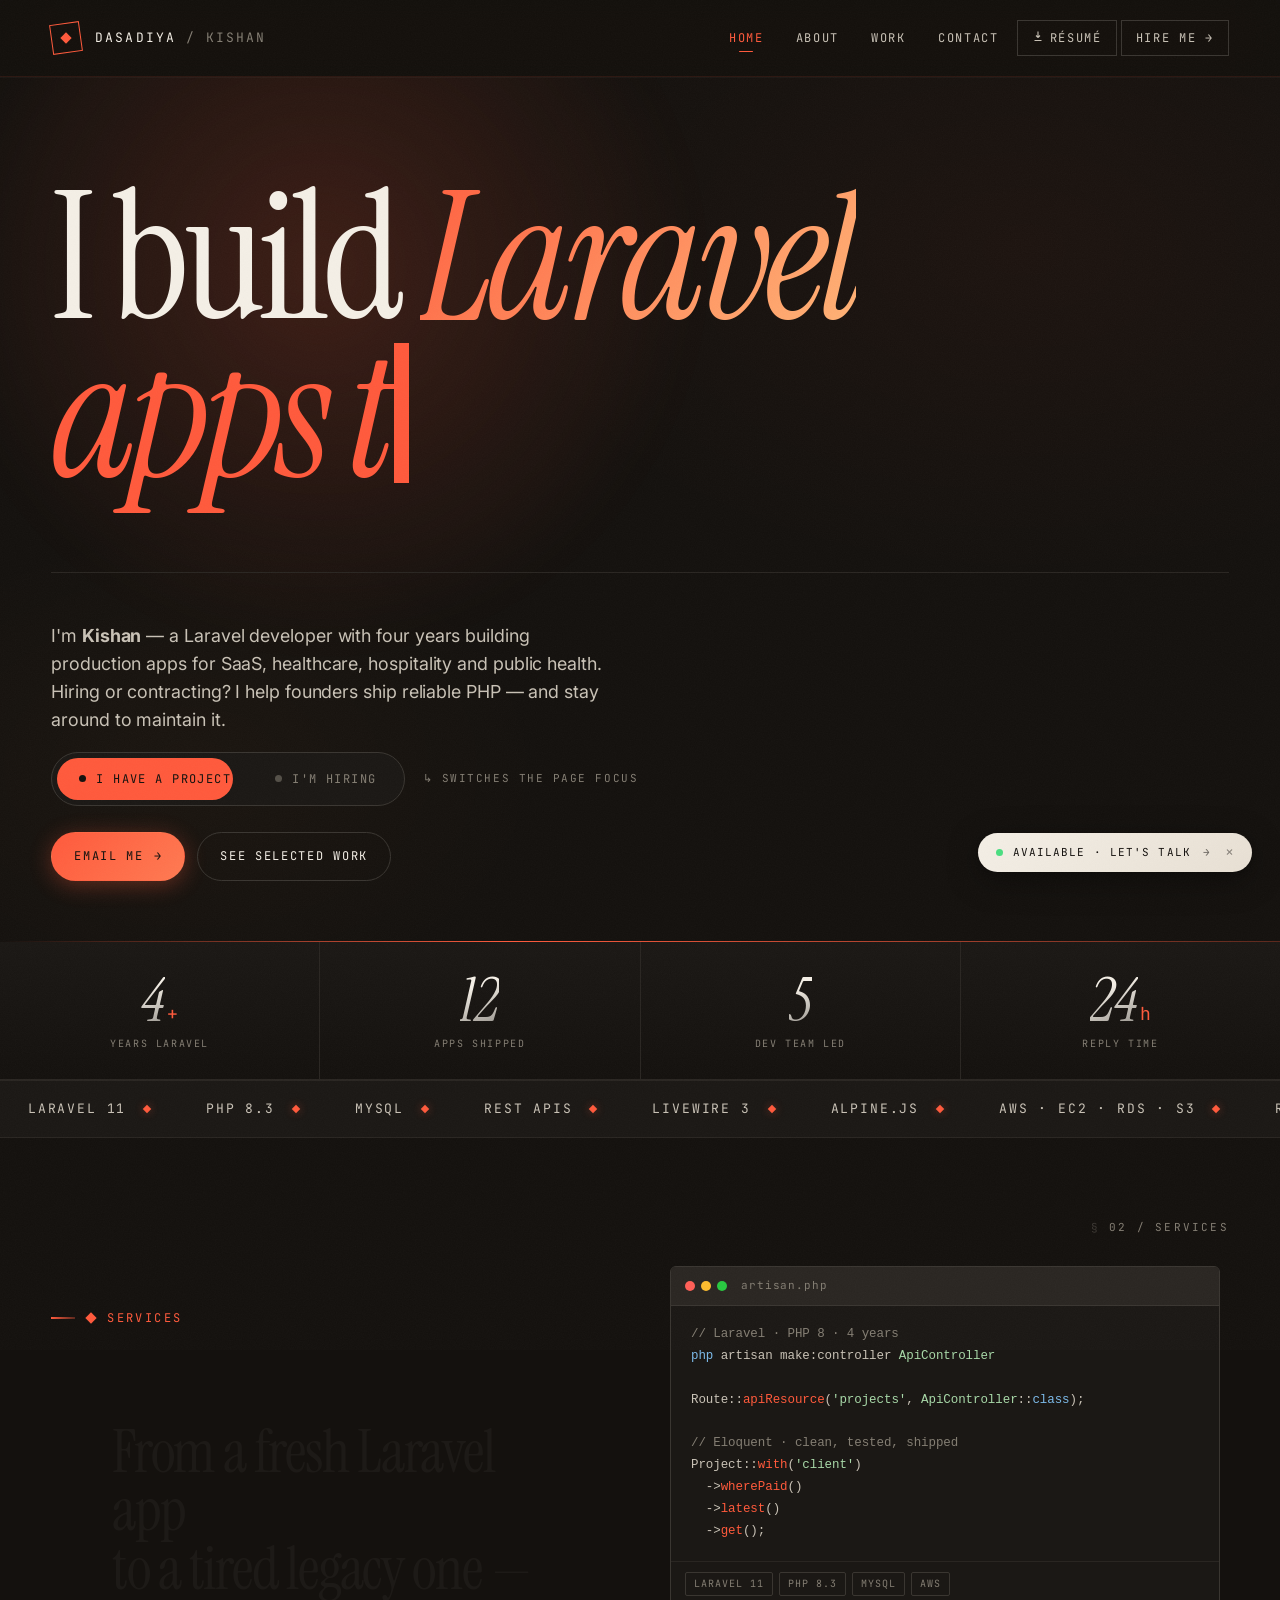
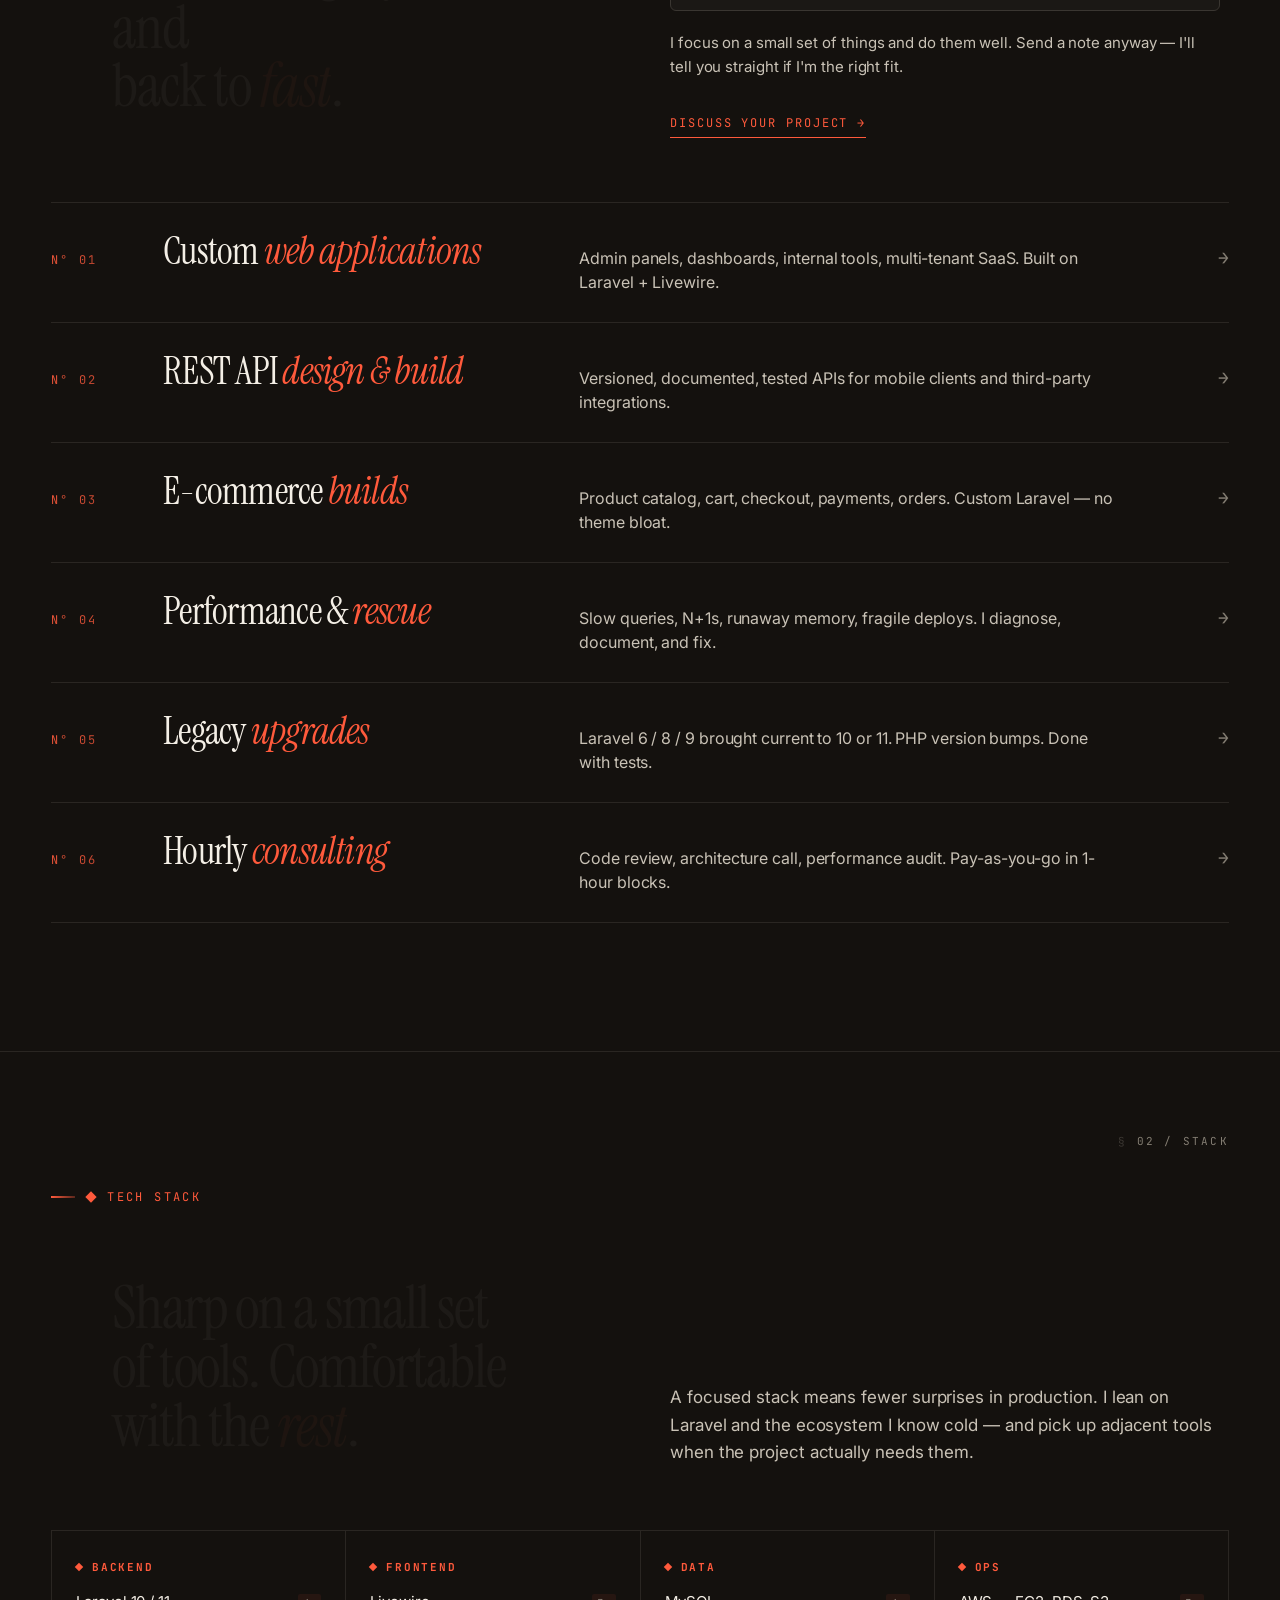
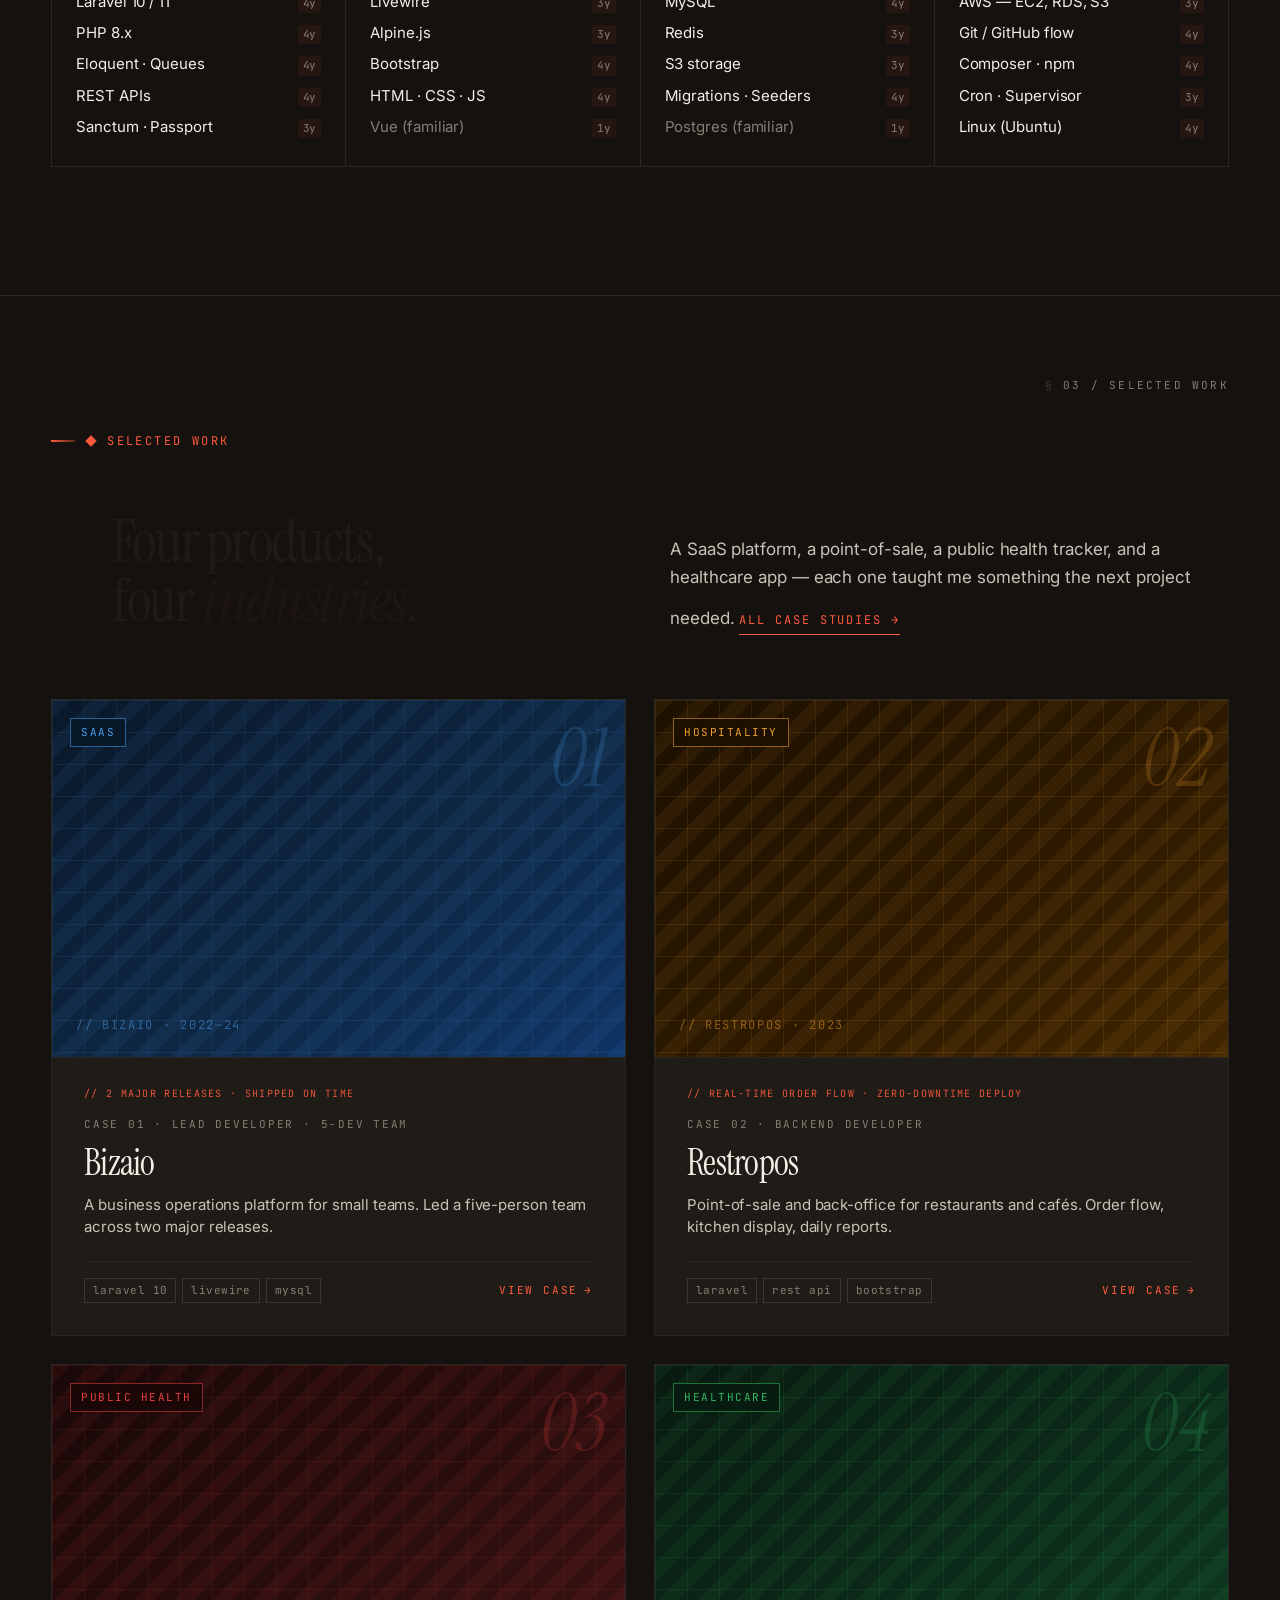
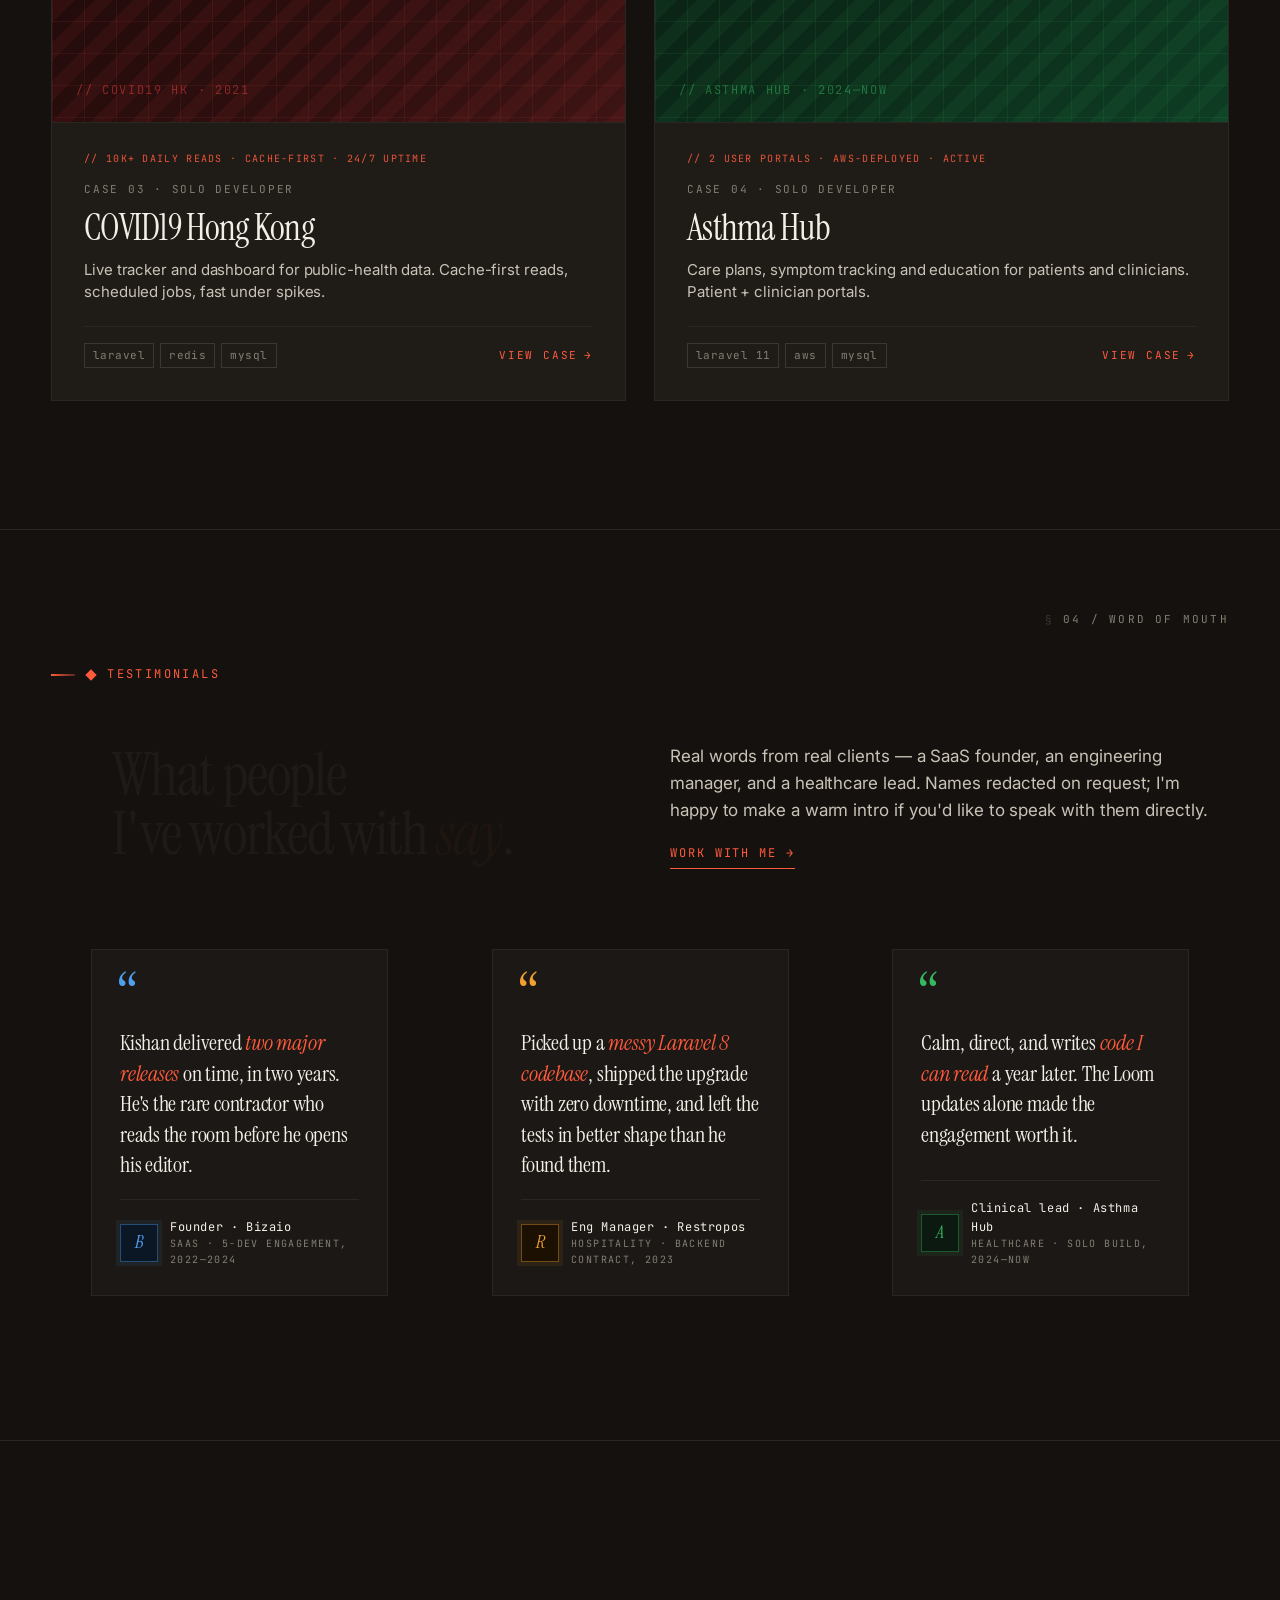
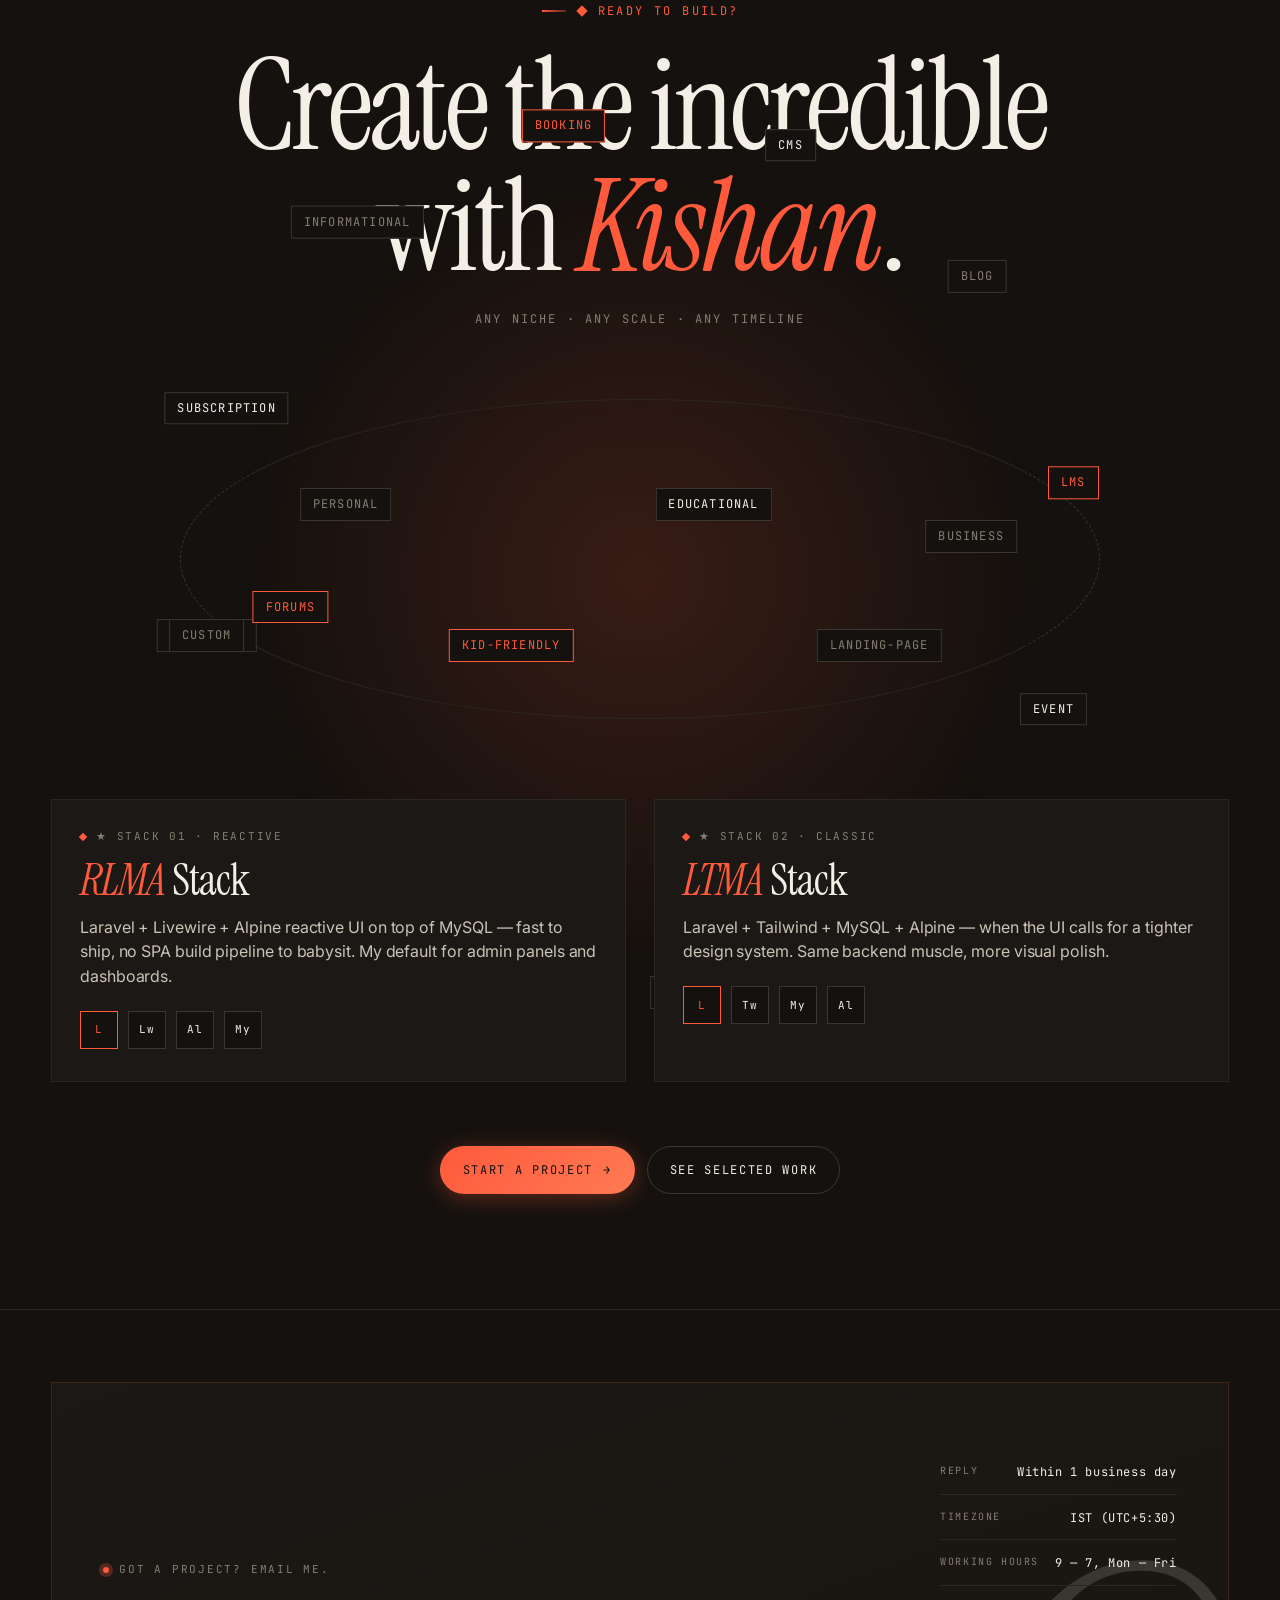
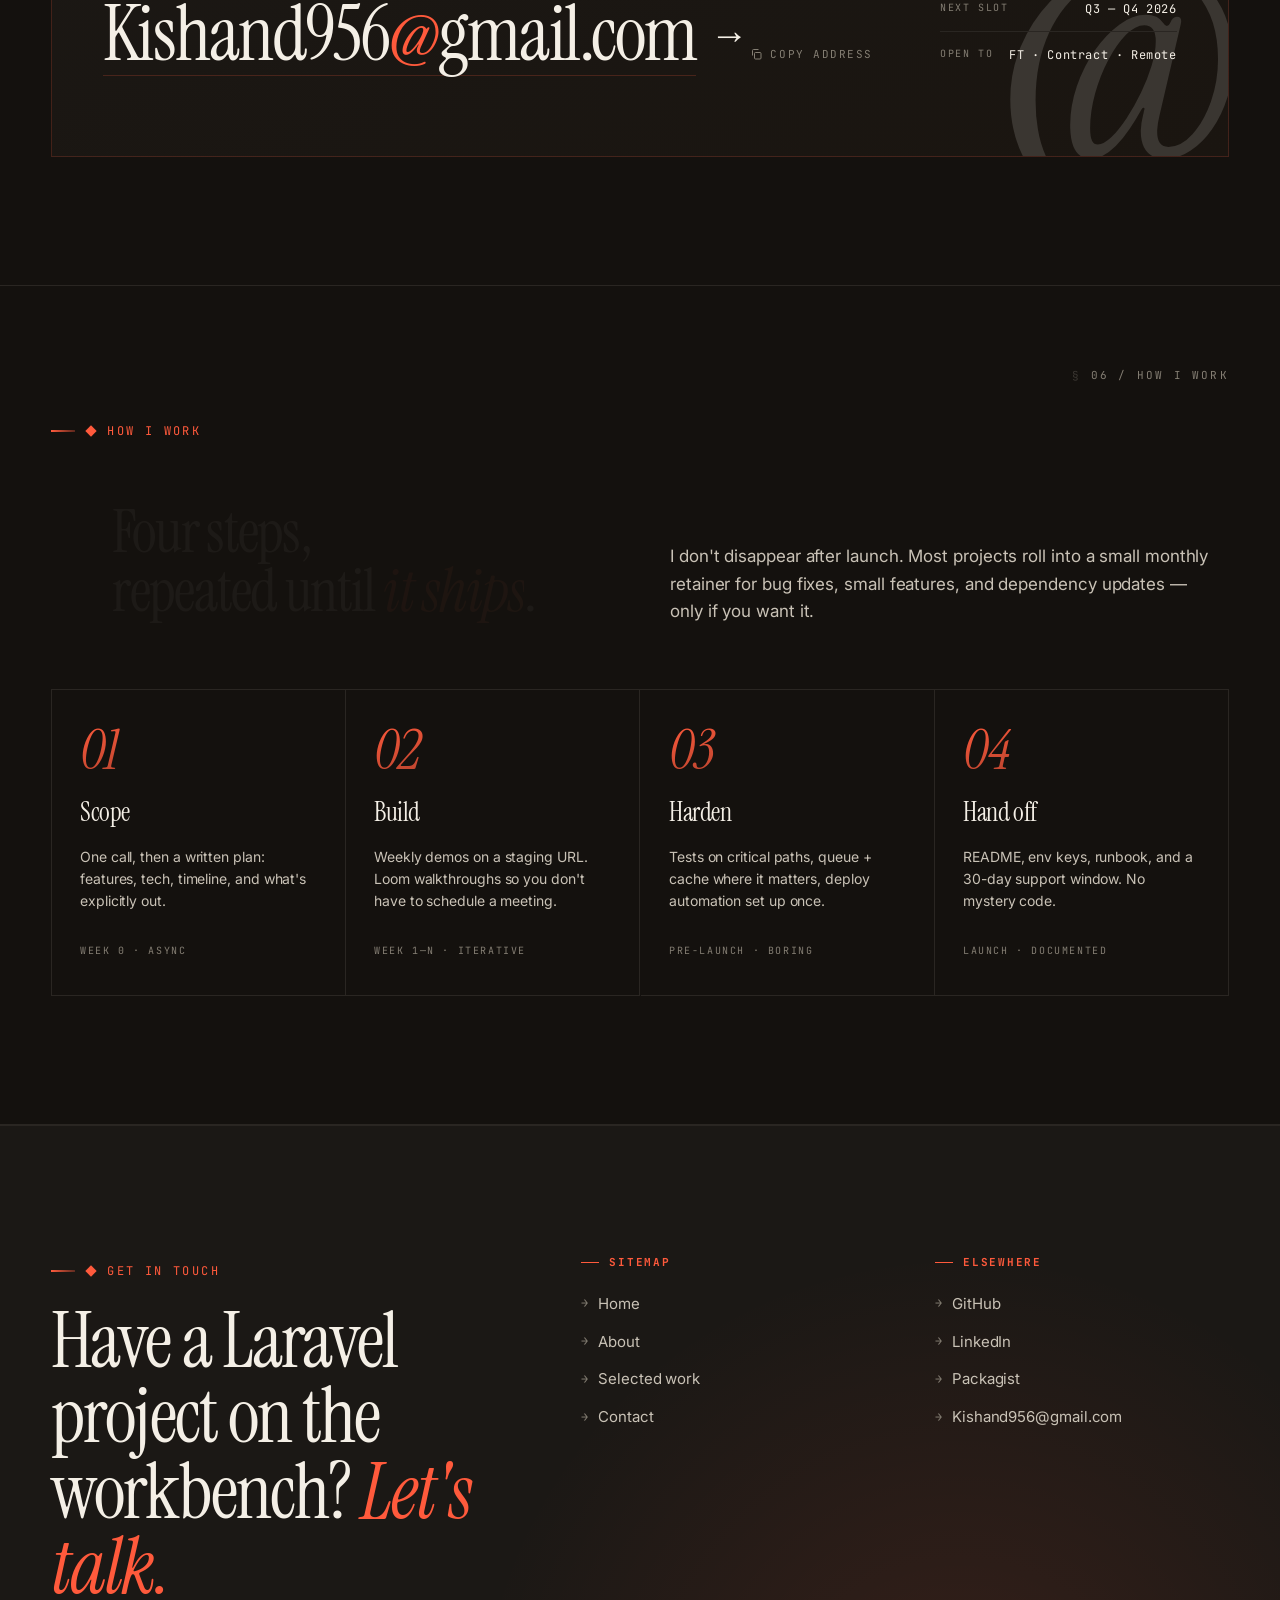
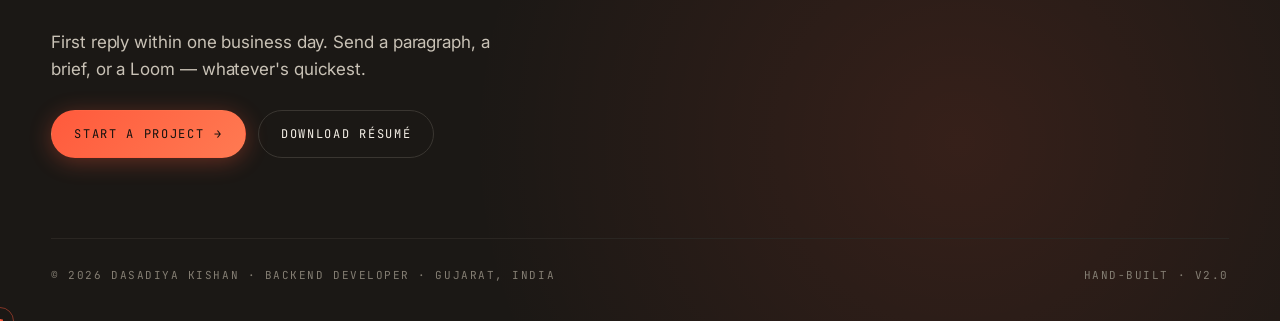
<file: index.html>
<!doctype html>
<html lang="en">
<head>
<meta charset="utf-8">
<meta name="viewport" content="width=device-width, initial-scale=1">
<meta name="description" content="Senior Laravel and PHP developer from Gujarat, India. 4+ years building SaaS platforms, REST APIs, Livewire UIs and AWS-deployed apps. Open for freelance projects and full-time roles.">
<meta name="keywords" content="Laravel developer, PHP developer, SaaS developer India, REST API developer, hire Laravel developer, backend developer Gujarat">
<meta name="author" content="Dasadiya Kishan">
<meta name="robots" content="index, follow">
<meta name="google-site-verification" content="YjB1RkMK8kQ8hIFM3nIycKze1BPQ2ybmDKR_i67ubCA">
<meta name="theme-color" content="#14110E">
<link rel="canonical" href="https://dasadiyakishan.github.io/">
<link rel="icon" href="favicon.svg" type="image/svg+xml">
<link rel="apple-touch-icon" href="favicon.svg">
<meta property="og:type" content="website">
<meta property="og:site_name" content="Dasadiya Kishan — Laravel Developer">
<meta property="og:title" content="Dasadiya Kishan — Senior Laravel Developer | PHP · SaaS · REST APIs">
<meta property="og:description" content="Senior Laravel and PHP developer from Gujarat, India. 4+ years building SaaS platforms, REST APIs, Livewire UIs and AWS-deployed apps. Open for freelance projects and full-time roles.">
<meta property="og:url" content="https://dasadiyakishan.github.io/">
<meta property="og:image" content="https://dasadiyakishan.github.io/og-image.png">
<meta property="og:locale" content="en_US">
<meta name="twitter:card" content="summary_large_image">
<meta name="twitter:title" content="Dasadiya Kishan — Senior Laravel Developer | PHP · SaaS · REST APIs">
<meta name="twitter:description" content="Senior Laravel and PHP developer from Gujarat, India. 4+ years building SaaS platforms, REST APIs, Livewire UIs and AWS-deployed apps. Open for freelance projects and full-time roles.">
<meta name="twitter:image" content="https://dasadiyakishan.github.io/og-image.png">
<title>Dasadiya Kishan — Senior Laravel Developer | PHP · SaaS · REST APIs</title>
<link rel="preconnect" href="https://fonts.googleapis.com">
<link rel="dns-prefetch" href="//fonts.googleapis.com">
<link rel="dns-prefetch" href="//fonts.gstatic.com">
<link rel="preconnect" href="https://fonts.gstatic.com" crossorigin>
<link href="https://fonts.googleapis.com/css2?family=Instrument+Serif:ital@0;1&family=Inter:wght@400;500;600;700&family=JetBrains+Mono:wght@400;500;600&display=swap" rel="stylesheet">
<link rel="stylesheet" href="styles.css?v=5">
<link rel="stylesheet" href="animations.css">
<link rel="stylesheet" href="responsive.css">
<link rel="stylesheet" href="attractive.css">
<!-- Google Analytics -->
<script async src="https://www.googletagmanager.com/gtag/js?id=G-M7SB89L87X"></script>
<script>
  window.dataLayer = window.dataLayer || [];
  function gtag(){dataLayer.push(arguments);}
  gtag('js', new Date());
  gtag('config', 'G-M7SB89L87X');
</script>
</head>
<body>
<div id="nav-host"></div>

<!-- HERO -->
<header class="hero">
  <div class="container hero-inner">


    <div class="hero-stack reveal">
      <h1 class="hero-h1">
        <span class="row">I build <em>Laravel</em></span>
        <span class="row rotator-wrap">
          <span class="rotator" data-rotator='["apps that ship.","REST APIs.","SaaS backends.","Livewire UIs.","admin panels.","point-of-sale."]'>apps that ship.</span>
        </span>
      </h1>
    </div>

    <div class="hero-bottom reveal">
      <div>
        <p class="lede">
          I'm <strong>Kishan</strong> — a Laravel developer with four years
          building production apps for SaaS, healthcare, hospitality and public health.
          Hiring or contracting? <span class="track-only freelance is-inline">I help founders ship reliable PHP — and stay around to maintain it.</span><span class="track-only recruiter is-inline">I'm open to full-time, contract and remote roles.</span>
        </p>

        <div class="track-row">
          <div class="track-switch" role="tablist" aria-label="Audience">
            <span class="pill" aria-hidden="true"></span>
            <button data-track-btn="freelance" type="button" role="tab"><span class="dot"></span>I have a project</button>
            <button data-track-btn="recruiter" type="button" role="tab"><span class="dot"></span>I'm hiring</button>
          </div>
          <div class="track-help">↳ Switches the page focus</div>
        </div>

        <div class="hero-cta-row" style="margin-top: 26px;">
          <span class="track-only freelance is-flex" style="gap:12px; flex-wrap:wrap;">
            <a href="mailto:Kishand956@gmail.com?subject=Project%20enquiry" class="btn primary">Email me <span class="arrow">→</span></a>
            <a href="work.html" class="btn">See selected work</a>
          </span>
          <span class="track-only recruiter is-flex" style="gap:12px; flex-wrap:wrap;">
            <a href="mailto:Kishand956@gmail.com?subject=Role%20enquiry" class="btn primary">Email me <span class="arrow">→</span></a>
            <a href="resume.html" class="btn">Download résumé</a>
          </span>
        </div>
      </div>
    </div>

  </div>
</header>

<!-- RECRUITER STRIP — only for recruiter track -->
<section class="track-only recruiter recruiter-strip">
  <div class="container">
    <div class="head reveal">
      <div>
        <div class="eyebrow" style="margin-bottom: 18px;"><span class="star"></span> For recruiters</div>
        <h2 class="title">Fast scan,<br>everything you <em>need</em>.</h2>
      </div>
      <div class="rec-actions">
        <a href="resume.html" class="btn primary">Download résumé (PDF) <span class="arrow">↓</span></a>
        <a href="https://github.com/dasadiyakishan" target="_blank" class="btn">GitHub →</a>
        <a href="https://linkedin.com/in/dasadiya-kishan-149b01223" target="_blank" class="btn">LinkedIn →</a>
      </div>
    </div>

    <div class="rec-grid reveal">
      <div class="rec-cell">
        <div class="k">Years &amp; Title</div>
        <div class="v">Senior Laravel Developer</div>
        <div class="sub">4 years · Lead 2 years · 5-dev team</div>
      </div>
      <div class="rec-cell">
        <div class="k">Open to</div>
        <div class="v">Full-time · Contract · Remote</div>
        <div class="rec-chips">
          <span class="rec-chip on">Full-time</span>
          <span class="rec-chip on">Contract</span>
          <span class="rec-chip on">Remote</span>
          <span class="rec-chip">Onsite (Gujarat)</span>
        </div>
      </div>
      <div class="rec-cell">
        <div class="k">Location</div>
        <div class="v">Gujarat, India</div>
        <div class="sub">IST (UTC+5:30) · Authorized to work in India · Open to relocation</div>
      </div>
      <div class="rec-cell">
        <div class="k">Reply window</div>
        <div class="v">Within 1 business day</div>
        <div class="sub">Email preferred · LinkedIn DM ok</div>
      </div>
    </div>

    <div style="margin-top: clamp(28px, 4vw, 40px);">
      <div class="eyebrow" style="margin-bottom: 18px;"><span class="star"></span> Core stack &amp; proficiency</div>
      <div class="rec-stack">
        <span class="rec-badge primary">Laravel <span class="yrs">4y</span></span>
        <span class="rec-badge primary">PHP 8 <span class="yrs">4y</span></span>
        <span class="rec-badge primary">MySQL <span class="yrs">4y</span></span>
        <span class="rec-badge">Livewire <span class="yrs">3y</span></span>
        <span class="rec-badge">Alpine.js <span class="yrs">3y</span></span>
        <span class="rec-badge">REST APIs <span class="yrs">4y</span></span>
        <span class="rec-badge">Sanctum <span class="yrs">3y</span></span>
        <span class="rec-badge">Redis <span class="yrs">3y</span></span>
        <span class="rec-badge">AWS · EC2 · RDS · S3 <span class="yrs">3y</span></span>
        <span class="rec-badge">Bootstrap <span class="yrs">4y</span></span>
        <span class="rec-badge">Git / GitHub <span class="yrs">4y</span></span>
        <span class="rec-badge">Linux (Ubuntu) <span class="yrs">4y</span></span>
        <span class="rec-badge">Vue <span class="yrs">1y</span></span>
        <span class="rec-badge">Postgres <span class="yrs">1y</span></span>
      </div>
    </div>

    <div style="margin-top: clamp(28px, 4vw, 40px);">
      <div class="eyebrow" style="margin-bottom: 18px;"><span class="star"></span> Notable products shipped</div>
      <div class="client-strip">
        <div class="client-cell"><div class="name">Bizaio</div><div class="role">SaaS · Lead</div></div>
        <div class="client-cell"><div class="name">Restropos</div><div class="role">Hospitality · Backend</div></div>
        <div class="client-cell"><div class="name">COVID19 HK</div><div class="role">Public health · Solo</div></div>
        <div class="client-cell"><div class="name">Asthma Hub</div><div class="role">Healthcare · Solo</div></div>
        <div class="client-cell"><div class="name">+ 8 more</div><div class="role">Under NDA</div></div>
      </div>
    </div>
  </div>
</section>

<!-- STATS STRIP -->
<div class="stats-strip">
  <div class="stat">
    <div class="stat-num-wrap"><span class="stat-n" data-count="4">0</span><span class="stat-unit">+</span></div>
    <div class="stat-l">Years Laravel</div>
  </div>
  <div class="stat">
    <div class="stat-num-wrap"><span class="stat-n" data-count="12">0</span></div>
    <div class="stat-l">Apps shipped</div>
  </div>
  <div class="stat">
    <div class="stat-num-wrap"><span class="stat-n" data-count="5">0</span></div>
    <div class="stat-l">Dev team led</div>
  </div>
  <div class="stat">
    <div class="stat-num-wrap"><span class="stat-n" data-count="24">0</span><span class="stat-unit">h</span></div>
    <div class="stat-l">Reply time</div>
  </div>
</div>

<!-- MARQUEE -->
<div class="marquee">
  <div class="marquee-track">
    <span class="marquee-item">Laravel 11 <span class="glyph"></span></span>
    <span class="marquee-item">PHP 8.3 <span class="glyph"></span></span>
    <span class="marquee-item">MySQL <span class="glyph"></span></span>
    <span class="marquee-item">REST APIs <span class="glyph"></span></span>
    <span class="marquee-item">Livewire 3 <span class="glyph"></span></span>
    <span class="marquee-item">Alpine.js <span class="glyph"></span></span>
    <span class="marquee-item">AWS · EC2 · RDS · S3 <span class="glyph"></span></span>
    <span class="marquee-item">Redis <span class="glyph"></span></span>
    <span class="marquee-item">Sanctum <span class="glyph"></span></span>
    <span class="marquee-item">Bootstrap <span class="glyph"></span></span>
    <span class="marquee-item">Laravel 11 <span class="glyph"></span></span>
    <span class="marquee-item">PHP 8.3 <span class="glyph"></span></span>
    <span class="marquee-item">MySQL <span class="glyph"></span></span>
    <span class="marquee-item">REST APIs <span class="glyph"></span></span>
    <span class="marquee-item">Livewire 3 <span class="glyph"></span></span>
    <span class="marquee-item">Alpine.js <span class="glyph"></span></span>
    <span class="marquee-item">AWS · EC2 · RDS · S3 <span class="glyph"></span></span>
    <span class="marquee-item">Redis <span class="glyph"></span></span>
    <span class="marquee-item">Sanctum <span class="glyph"></span></span>
    <span class="marquee-item">Bootstrap <span class="glyph"></span></span>
  </div>
</div>


<!-- SERVICES -->
<section class="block">
  <div class="container">
    <div class="section-mark"><span class="dim">§</span> 02 / Services</div>
    <div class="block-head reveal">
      <div>
        <div class="eyebrow" style="margin-bottom: 22px;"><span class="star"></span> Services</div>
        <h2 class="section-title">From a fresh Laravel app<br>to a tired legacy one — and<br>back to <em>fast</em>.</h2>
      </div>
      <div class="head-right">
        <div class="services-visual">
          <div class="sv-bar"><span class="sv-dot r"></span><span class="sv-dot y"></span><span class="sv-dot g"></span><span class="sv-file">artisan.php</span></div>
          <pre class="sv-code"><span class="sv-c">// Laravel · PHP 8 · 4 years</span>
<span class="sv-k">php</span> artisan make:controller <span class="sv-s">ApiController</span>

Route::<span class="sv-fn">apiResource</span>(<span class="sv-s">'projects'</span>, <span class="sv-s">ApiController</span>::<span class="sv-k">class</span>);

<span class="sv-c">// Eloquent · clean, tested, shipped</span>
Project::<span class="sv-fn">with</span>(<span class="sv-s">'client'</span>)
  -><span class="sv-fn">wherePaid</span>()
  -><span class="sv-fn">latest</span>()
  -><span class="sv-fn">get</span>();</pre>
          <div class="sv-footer">
            <span class="sv-tag">Laravel 11</span>
            <span class="sv-tag">PHP 8.3</span>
            <span class="sv-tag">MySQL</span>
            <span class="sv-tag">AWS</span>
          </div>
        </div>
        <p style="margin-top:20px;font-size:15px;color:var(--ink-2);line-height:1.6;">I focus on a small set of things and do them well. Send a note anyway — I'll tell you straight if I'm the right fit.</p>
        <a class="more-link" href="contact.html">Discuss your project →</a>
      </div>
    </div>

    <div class="services reveal">
      <a class="service-row" href="mailto:Kishand956@gmail.com?subject=Custom%20web%20app">
        <div class="num">N° 01</div>
        <h4>Custom <em>web applications</em></h4>
        <p>Admin panels, dashboards, internal tools, multi-tenant SaaS. Built on Laravel + Livewire.</p>
        <div class="arrow-cell">→</div>
      </a>
      <a class="service-row" href="mailto:Kishand956@gmail.com?subject=API%20design">
        <div class="num">N° 02</div>
        <h4>REST API <em>design &amp; build</em></h4>
        <p>Versioned, documented, tested APIs for mobile clients and third-party integrations.</p>
        <div class="arrow-cell">→</div>
      </a>
      <a class="service-row" href="mailto:Kishand956@gmail.com?subject=E-commerce%20build">
        <div class="num">N° 03</div>
        <h4>E-commerce <em>builds</em></h4>
        <p>Product catalog, cart, checkout, payments, orders. Custom Laravel — no theme bloat.</p>
        <div class="arrow-cell">→</div>
      </a>
      <a class="service-row" href="mailto:Kishand956@gmail.com?subject=Performance%20rescue">
        <div class="num">N° 04</div>
        <h4>Performance &amp; <em>rescue</em></h4>
        <p>Slow queries, N+1s, runaway memory, fragile deploys. I diagnose, document, and fix.</p>
        <div class="arrow-cell">→</div>
      </a>
      <a class="service-row" href="mailto:Kishand956@gmail.com?subject=Legacy%20upgrade">
        <div class="num">N° 05</div>
        <h4>Legacy <em>upgrades</em></h4>
        <p>Laravel 6 / 8 / 9 brought current to 10 or 11. PHP version bumps. Done with tests.</p>
        <div class="arrow-cell">→</div>
      </a>
      <a class="service-row" href="mailto:Kishand956@gmail.com?subject=Hourly%20consulting">
        <div class="num">N° 06</div>
        <h4>Hourly <em>consulting</em></h4>
        <p>Code review, architecture call, performance audit. Pay-as-you-go in 1-hour blocks.</p>
        <div class="arrow-cell">→</div>
      </a>
    </div>
  </div>
</section>

<!-- STACK -->
<section class="block">
  <div class="container">
    <div class="section-mark"><span class="dim">§</span> 02 / Stack</div>
    <div class="block-head reveal">
      <div>
        <div class="eyebrow" style="margin-bottom: 22px;"><span class="star"></span> Tech stack</div>
        <h2 class="section-title">Sharp on a small set<br>of tools. Comfortable<br>with the <em>rest</em>.</h2>
      </div>
      <div class="head-right">
        A focused stack means fewer surprises in production. I lean on Laravel and the ecosystem
        I know cold — and pick up adjacent tools when the project actually needs them.
      </div>
    </div>

    <div class="stack-grid reveal">
      <div class="stack-col">
        <h5>Backend</h5>
        <ul>
          <li>Laravel 10 / 11<span class="yrs">4y</span></li>
          <li>PHP 8.x<span class="yrs">4y</span></li>
          <li>Eloquent · Queues<span class="yrs">4y</span></li>
          <li>REST APIs<span class="yrs">4y</span></li>
          <li>Sanctum · Passport<span class="yrs">3y</span></li>
        </ul>
      </div>
      <div class="stack-col">
        <h5>Frontend</h5>
        <ul>
          <li>Livewire<span class="yrs">3y</span></li>
          <li>Alpine.js<span class="yrs">3y</span></li>
          <li>Bootstrap<span class="yrs">4y</span></li>
          <li>HTML · CSS · JS<span class="yrs">4y</span></li>
          <li class="weak">Vue (familiar)<span class="yrs">1y</span></li>
        </ul>
      </div>
      <div class="stack-col">
        <h5>Data</h5>
        <ul>
          <li>MySQL<span class="yrs">4y</span></li>
          <li>Redis<span class="yrs">3y</span></li>
          <li>S3 storage<span class="yrs">3y</span></li>
          <li>Migrations · Seeders<span class="yrs">4y</span></li>
          <li class="weak">Postgres (familiar)<span class="yrs">1y</span></li>
        </ul>
      </div>
      <div class="stack-col">
        <h5>Ops</h5>
        <ul>
          <li>AWS — EC2, RDS, S3<span class="yrs">3y</span></li>
          <li>Git / GitHub flow<span class="yrs">4y</span></li>
          <li>Composer · npm<span class="yrs">4y</span></li>
          <li>Cron · Supervisor<span class="yrs">3y</span></li>
          <li>Linux (Ubuntu)<span class="yrs">4y</span></li>
        </ul>
      </div>
    </div>
  </div>
</section>

<!-- WORK PREVIEW -->
<section class="block">
  <div class="container">
    <div class="section-mark"><span class="dim">§</span> 03 / Selected work</div>
    <div class="block-head reveal">
      <div>
        <div class="eyebrow" style="margin-bottom: 22px;"><span class="star"></span> Selected work</div>
        <h2 class="section-title">Four products,<br>four <em>industries</em>.</h2>
      </div>
      <div class="head-right">
        A SaaS platform, a point-of-sale, a public health tracker, and a healthcare app —
        each one taught me something the next project needed.
        <a class="more-link" href="work.html">All case studies →</a>
      </div>
    </div>

    <div class="work-grid reveal">
      <a class="work-card" href="case-bizaio.html">
        <div class="thumb">
          <div class="thumb-bg"></div>
          <div class="thumb-grid"></div>
          <span class="thumb-tag">SaaS</span>
          <span class="thumb-num">01</span>
          <span class="thumb-label">// Bizaio · 2022—24</span>
        </div>
        <div class="body">
          <div class="impact">// 2 major releases · shipped on time</div>
          <div class="kicker">Case 01 · Lead developer · 5-dev team</div>
          <h3>Bizaio</h3>
          <div class="desc">A business operations platform for small teams. Led a five-person team across two major releases.</div>
          <div class="row">
            <div class="tags"><span class="tag">laravel 10</span><span class="tag">livewire</span><span class="tag">mysql</span></div>
            <span class="more">View case <span class="arr">→</span></span>
          </div>
        </div>
      </a>
      <a class="work-card" href="case-restropos.html">
        <div class="thumb">
          <div class="thumb-bg"></div>
          <div class="thumb-grid"></div>
          <span class="thumb-tag">Hospitality</span>
          <span class="thumb-num">02</span>
          <span class="thumb-label">// Restropos · 2023</span>
        </div>
        <div class="body">
          <div class="impact">// real-time order flow · zero-downtime deploy</div>
          <div class="kicker">Case 02 · Backend developer</div>
          <h3>Restropos</h3>
          <div class="desc">Point-of-sale and back-office for restaurants and cafés. Order flow, kitchen display, daily reports.</div>
          <div class="row">
            <div class="tags"><span class="tag">laravel</span><span class="tag">rest api</span><span class="tag">bootstrap</span></div>
            <span class="more">View case <span class="arr">→</span></span>
          </div>
        </div>
      </a>
      <a class="work-card" href="case-covid19hk.html">
        <div class="thumb">
          <div class="thumb-bg"></div>
          <div class="thumb-grid"></div>
          <span class="thumb-tag">Public health</span>
          <span class="thumb-num">03</span>
          <span class="thumb-label">// COVID19 HK · 2021</span>
        </div>
        <div class="body">
          <div class="impact">// 10k+ daily reads · cache-first · 24/7 uptime</div>
          <div class="kicker">Case 03 · Solo developer</div>
          <h3>COVID19 Hong Kong</h3>
          <div class="desc">Live tracker and dashboard for public-health data. Cache-first reads, scheduled jobs, fast under spikes.</div>
          <div class="row">
            <div class="tags"><span class="tag">laravel</span><span class="tag">redis</span><span class="tag">mysql</span></div>
            <span class="more">View case <span class="arr">→</span></span>
          </div>
        </div>
      </a>
      <a class="work-card" href="case-asthma.html">
        <div class="thumb">
          <div class="thumb-bg"></div>
          <div class="thumb-grid"></div>
          <span class="thumb-tag">Healthcare</span>
          <span class="thumb-num">04</span>
          <span class="thumb-label">// Asthma Hub · 2024—now</span>
        </div>
        <div class="body">
          <div class="impact">// 2 user portals · AWS-deployed · active</div>
          <div class="kicker">Case 04 · Solo developer</div>
          <h3>Asthma Hub</h3>
          <div class="desc">Care plans, symptom tracking and education for patients and clinicians. Patient + clinician portals.</div>
          <div class="row">
            <div class="tags"><span class="tag">laravel 11</span><span class="tag">aws</span><span class="tag">mysql</span></div>
            <span class="more">View case <span class="arr">→</span></span>
          </div>
        </div>
      </a>
    </div>
  </div>
</section>

<!-- TESTIMONIALS — replaces single quote -->
<section class="block">
  <div class="container">
    <div class="section-mark"><span class="dim">§</span> 04 / Word of mouth</div>
    <div class="block-head reveal">
      <div>
        <div class="eyebrow" style="margin-bottom: 22px;"><span class="star"></span> Testimonials</div>
        <h2 class="section-title">What people<br>I've worked with <em>say</em>.</h2>
      </div>
      <div class="head-right">
        Real words from real clients — a SaaS founder, an engineering manager, and a healthcare lead.
        Names redacted on request; I'm happy to make a warm intro if you'd like to speak with them directly.
        <a class="more-link" href="contact.html">Work with me →</a>
      </div>
    </div>

    <div class="testimonials-grid reveal">
      <figure class="testimonial-card">
        <span class="open-q">&ldquo;</span>
        <blockquote>Kishan delivered <em>two major releases</em> on time, in two years. He's the rare contractor who reads the room before he opens his editor.</blockquote>
        <figcaption class="meta">
          <div class="avatar">B</div>
          <div class="who">
            <div class="name">Founder · Bizaio</div>
            <div class="role">SaaS · 5-dev engagement, 2022—2024</div>
          </div>
        </figcaption>
      </figure>
      <figure class="testimonial-card">
        <span class="open-q">&ldquo;</span>
        <blockquote>Picked up a <em>messy Laravel 8 codebase</em>, shipped the upgrade with zero downtime, and left the tests in better shape than he found them.</blockquote>
        <figcaption class="meta">
          <div class="avatar">R</div>
          <div class="who">
            <div class="name">Eng Manager · Restropos</div>
            <div class="role">Hospitality · Backend contract, 2023</div>
          </div>
        </figcaption>
      </figure>
      <figure class="testimonial-card">
        <span class="open-q">&ldquo;</span>
        <blockquote>Calm, direct, and writes <em>code I can read</em> a year later. The Loom updates alone made the engagement worth it.</blockquote>
        <figcaption class="meta">
          <div class="avatar">A</div>
          <div class="who">
            <div class="name">Clinical lead · Asthma Hub</div>
            <div class="role">Healthcare · Solo build, 2024—now</div>
          </div>
        </figcaption>
      </figure>
    </div>
  </div>
</section>

<!-- READY TO BUILD -->
<section class="ready-block">
  <div class="container">
    <div class="reveal">
      <div class="eyebrow" style="margin-bottom: 24px; justify-content: center;"><span class="star"></span> Ready to build?</div>
      <h2 class="ready-headline">Create the incredible<br>with <em>Kishan</em>.</h2>
      <div class="ready-sub">Any niche · any scale · any timeline</div>

      <div class="orbit" aria-hidden="true">
        <div class="orbit-ring"></div>
        <span class="chip"        style="transform: translate(-50%,-50%) rotate(-160deg) translateX(440px) rotate(160deg);">Subscription</span>
        <span class="chip dim"    style="transform: translate(-50%,-50%) rotate(-130deg) translateX(440px) rotate(130deg);">Informational</span>
        <span class="chip accent" style="transform: translate(-50%,-50%) rotate(-100deg) translateX(440px) rotate(100deg);">Booking</span>
        <span class="chip"        style="transform: translate(-50%,-50%) rotate(-70deg)  translateX(440px) rotate(70deg);">CMS</span>
        <span class="chip dim"    style="transform: translate(-50%,-50%) rotate(-40deg)  translateX(440px) rotate(40deg);">Blog</span>
        <span class="chip accent" style="transform: translate(-50%,-50%) rotate(-10deg)  translateX(440px) rotate(10deg);">LMS</span>
        <span class="chip"        style="transform: translate(-50%,-50%) rotate(20deg)   translateX(440px) rotate(-20deg);">Event</span>
        <span class="chip accent" style="transform: translate(-50%,-50%) rotate(50deg)   translateX(440px) rotate(-50deg);">E-commerce</span>
        <span class="chip dim"    style="transform: translate(-50%,-50%) rotate(80deg)   translateX(440px) rotate(-80deg);">Entertainment</span>
        <span class="chip"        style="transform: translate(-50%,-50%) rotate(110deg)  translateX(440px) rotate(-110deg);">SaaS</span>
        <span class="chip accent" style="transform: translate(-50%,-50%) rotate(140deg)  translateX(440px) rotate(-140deg);">API</span>
        <span class="chip"        style="transform: translate(-50%,-50%) rotate(170deg)  translateX(440px) rotate(-170deg);">Portfolio</span>
        <span class="chip dim"    style="transform: translate(-50%,-50%) rotate(-190deg) translateX(440px) rotate(190deg);">Custom</span>
        <span class="chip dim"    style="translate: -50%; left: 18%; top: 28%;">Personal</span>
        <span class="chip accent" style="translate: -50%; left: 36%; top: 72%;">Kid-friendly</span>
        <span class="chip"        style="translate: -50%; left: 58%; top: 28%;">Educational</span>
        <span class="chip dim"    style="translate: -50%; left: 76%; top: 72%;">Landing-page</span>
        <span class="chip accent" style="translate: -50%; left: 12%; top: 60%;">Forums</span>
        <span class="chip dim"    style="translate: -50%; left: 86%; top: 38%;">Business</span>
      </div>

      <div class="dual-stack">
        <div class="stack-card">
          <div class="tag-row">★ Stack 01 · Reactive</div>
          <h4><em>RLMA</em> Stack</h4>
          <p>Laravel + Livewire + Alpine reactive UI on top of MySQL — fast to ship, no SPA build pipeline to babysit. My default for admin panels and dashboards.</p>
          <div class="stack-icons">
            <span class="ic a">L</span><span class="ic">Lw</span><span class="ic">Al</span><span class="ic">My</span>
          </div>
        </div>
        <div class="stack-card">
          <div class="tag-row">★ Stack 02 · Classic</div>
          <h4><em>LTMA</em> Stack</h4>
          <p>Laravel + Tailwind + MySQL + Alpine — when the UI calls for a tighter design system. Same backend muscle, more visual polish.</p>
          <div class="stack-icons">
            <span class="ic a">L</span><span class="ic">Tw</span><span class="ic">My</span><span class="ic">Al</span>
          </div>
        </div>
      </div>

      <div class="hero-cta-row" style="justify-content: center; margin-top: clamp(40px, 6vw, 64px);">
        <a href="contact.html" class="btn primary">Start a project <span class="arrow">→</span></a>
        <a href="work.html" class="btn">See selected work</a>
      </div>
    </div>
  </div>
</section>

<!-- BIG EMAIL CTA — both tracks -->
<section class="block" style="padding-top: 0;">
  <div class="container">
    <div class="email-cta reveal">
      <div>
        <div class="lbl">
          <span class="track-only freelance is-inline">Got a project? Email me.</span>
          <span class="track-only recruiter is-inline">Hiring? Email me.</span>
        </div>
        <a class="email-link" href="mailto:Kishand956@gmail.com">
          <span>Kishand956<em>@</em>gmail.com</span>
          <span class="arr">→</span>
        </a>
        <button class="copy-btn" type="button" data-copy-email="Kishand956@gmail.com">
          <svg width="12" height="12" viewBox="0 0 24 24" fill="none" stroke="currentColor" stroke-width="2"><rect x="9" y="9" width="13" height="13" rx="2"/><path d="M5 15V5a2 2 0 012-2h10"/></svg>
          <span class="label">Copy address</span>
        </button>
      </div>
      <div class="right">
        <div class="row"><span class="k">Reply</span><span class="v">Within 1 business day</span></div>
        <div class="row"><span class="k">Timezone</span><span class="v">IST (UTC+5:30)</span></div>
        <div class="row"><span class="k">Working hours</span><span class="v">9 — 7, Mon — Fri</span></div>
        <div class="row track-only freelance is-flex"><span class="k">Next slot</span><span class="v">Q3 — Q4 2026</span></div>
        <div class="row track-only recruiter is-flex"><span class="k">Open to</span><span class="v">FT · Contract · Remote</span></div>
      </div>
    </div>
  </div>
</section>

<!-- PROCESS -->
<section class="block">
  <div class="container">
    <div class="section-mark"><span class="dim">§</span> 06 / How I work</div>
    <div class="block-head reveal">
      <div>
        <div class="eyebrow" style="margin-bottom: 22px;"><span class="star"></span> How I work</div>
        <h2 class="section-title">Four steps,<br>repeated until <em>it ships</em>.</h2>
      </div>
      <div class="head-right">
        I don't disappear after launch. Most projects roll into a small monthly retainer for
        bug fixes, small features, and dependency updates — only if you want it.
      </div>
    </div>

    <div class="process reveal">
      <div class="step">
        <div class="n">01</div>
        <h5>Scope</h5>
        <p>One call, then a written plan: features, tech, timeline, and what's explicitly out.</p>
        <div class="meta">Week 0 · Async</div>
      </div>
      <div class="step">
        <div class="n">02</div>
        <h5>Build</h5>
        <p>Weekly demos on a staging URL. Loom walkthroughs so you don't have to schedule a meeting.</p>
        <div class="meta">Week 1—N · Iterative</div>
      </div>
      <div class="step">
        <div class="n">03</div>
        <h5>Harden</h5>
        <p>Tests on critical paths, queue + cache where it matters, deploy automation set up once.</p>
        <div class="meta">Pre-launch · Boring</div>
      </div>
      <div class="step">
        <div class="n">04</div>
        <h5>Hand off</h5>
        <p>README, env keys, runbook, and a 30-day support window. No mystery code.</p>
        <div class="meta">Launch · Documented</div>
      </div>
    </div>
  </div>
</section>

<div id="foot-host"></div>

<script src="chrome.js"></script>
<script src="site.js"></script>
<script>mountChrome('home');</script>
<script src="animations.js" defer></script>
<script type="application/ld+json">
{
  "@context": "https://schema.org",
  "@graph": [
    {
      "@type": "Person",
      "@id": "https://dasadiyakishan.github.io/#person",
      "name": "Dasadiya Kishan",
      "alternateName": "Kishan Dasadiya",
      "url": "https://dasadiyakishan.github.io/",
      "email": "Kishand956@gmail.com",
      "telephone": "+919106948100",
      "jobTitle": "Senior Laravel Developer",
      "description": "Senior Laravel and PHP developer from Gujarat, India. 4+ years building SaaS platforms, REST APIs, Livewire UIs and AWS-deployed production apps.",
      "address": {
        "@type": "PostalAddress",
        "addressLocality": "Gujarat",
        "addressCountry": "IN"
      },
      "sameAs": [
        "https://github.com/dasadiyakishan",
        "https://linkedin.com/in/dasadiya-kishan-149b01223"
      ],
      "knowsAbout": ["Laravel", "PHP", "MySQL", "REST APIs", "AWS", "Livewire", "Redis", "SaaS development"],
      "hasOccupation": {
        "@type": "Occupation",
        "name": "Laravel Developer",
        "occupationLocation": { "@type": "Country", "name": "India" }
      }
    },
    {
      "@type": "WebSite",
      "@id": "https://dasadiyakishan.github.io/#website",
      "url": "https://dasadiyakishan.github.io/",
      "name": "Dasadiya Kishan — Laravel Developer",
      "description": "Portfolio of Dasadiya Kishan, Senior Laravel and PHP developer.",
      "author": { "@id": "https://dasadiyakishan.github.io/#person" }
    },
    {
      "@type": "ProfessionalService",
      "@id": "https://dasadiyakishan.github.io/#service",
      "name": "Laravel Development by Kishan Dasadiya",
      "provider": { "@id": "https://dasadiyakishan.github.io/#person" },
      "serviceType": ["Laravel Development", "PHP Development", "REST API Design", "SaaS Backend Development", "AWS Deployment"],
      "areaServed": "Worldwide",
      "url": "https://dasadiyakishan.github.io/"
    }
  ]
}
</script>
</body>
</html>
</file>
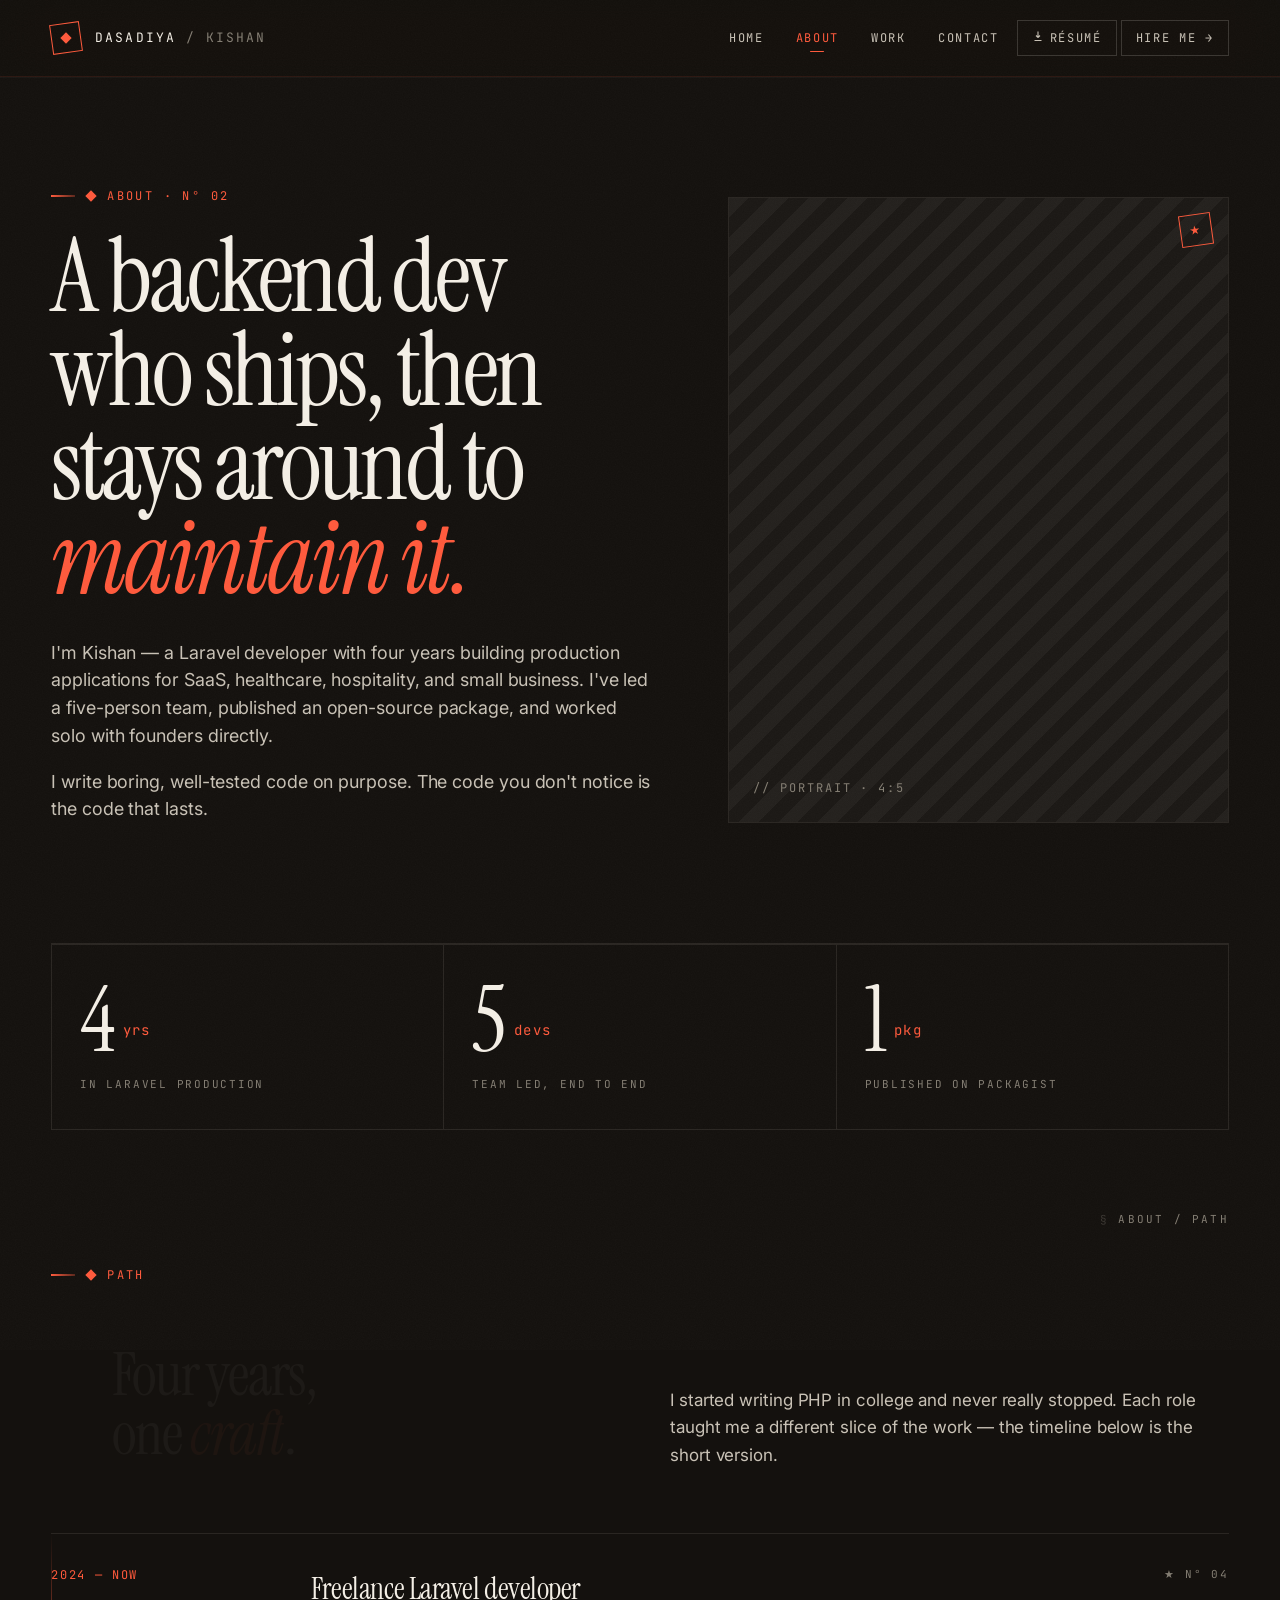
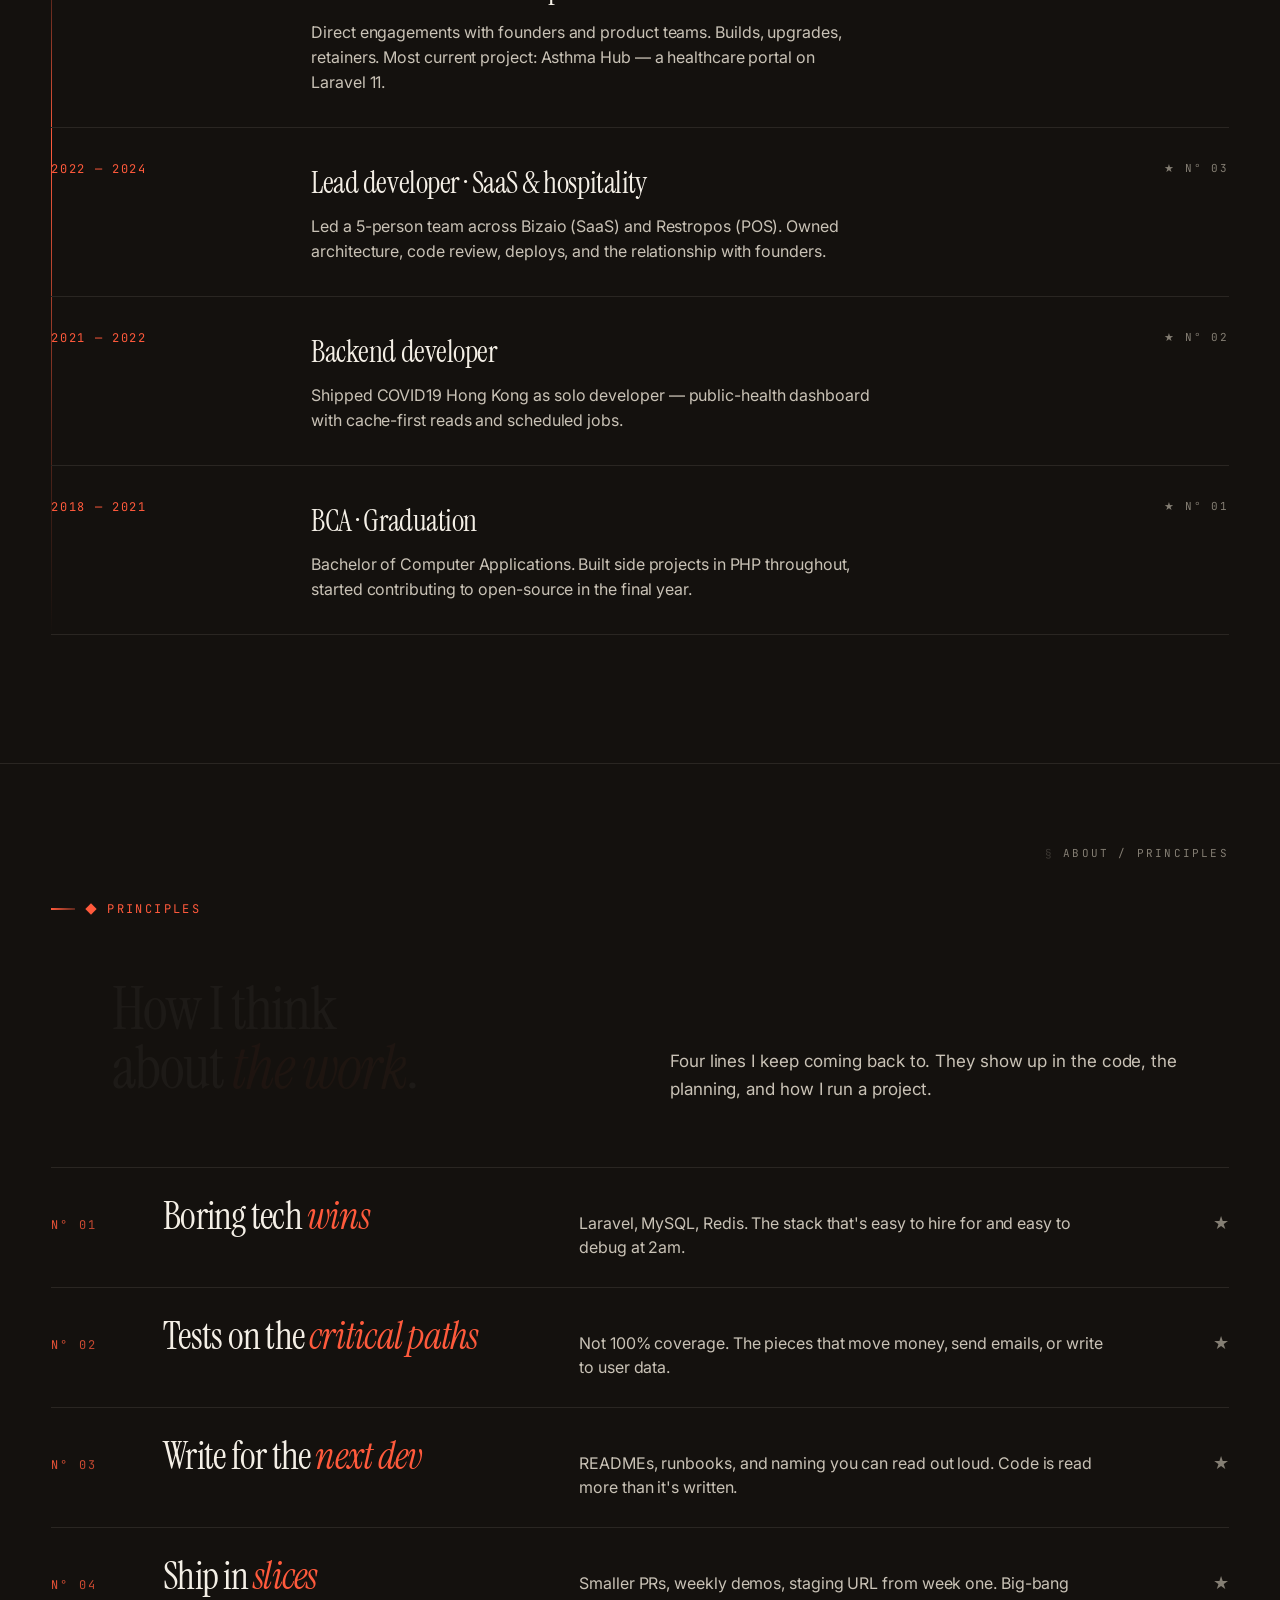
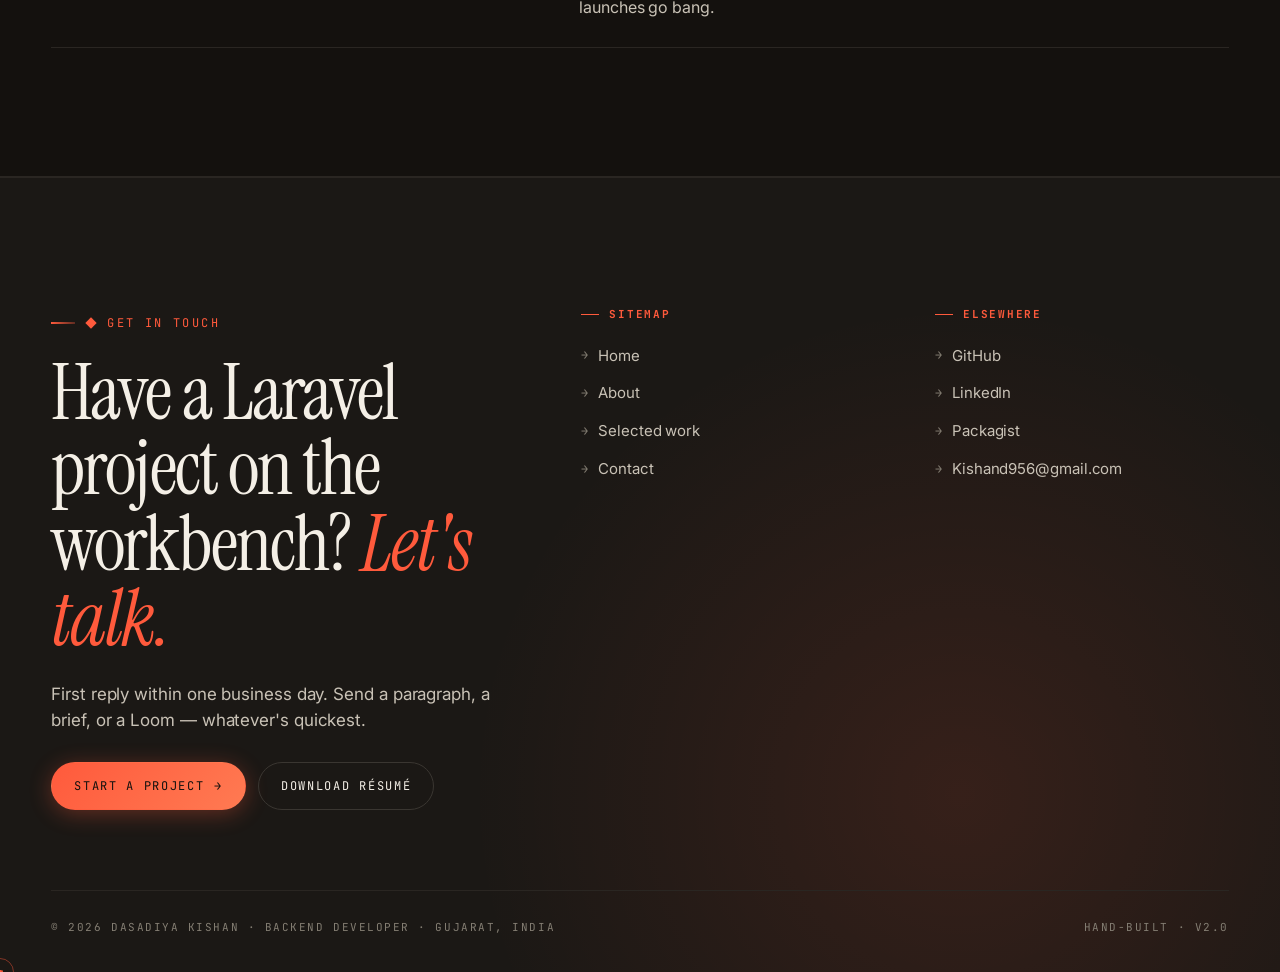
<file: about.html>
<!doctype html>
<html lang="en">
<head>
<meta charset="utf-8">
<meta name="viewport" content="width=device-width, initial-scale=1">
<meta name="description" content="Kishan Dasadiya is a senior Laravel developer from Gujarat, India with 4+ years experience leading backend teams and shipping production-grade apps across SaaS, healthcare and hospitality.">
<meta name="keywords" content="Kishan Dasadiya, about Laravel developer, PHP developer Gujarat India, backend developer profile">
<meta name="author" content="Dasadiya Kishan">
<meta name="robots" content="index, follow">
<meta name="google-site-verification" content="YjB1RkMK8kQ8hIFM3nIycKze1BPQ2ybmDKR_i67ubCA">
<meta name="theme-color" content="#14110E">
<link rel="canonical" href="https://dasadiyakishan.github.io/about.html">
<link rel="icon" href="favicon.svg" type="image/svg+xml">
<link rel="apple-touch-icon" href="favicon.svg">
<meta property="og:type" content="website">
<meta property="og:site_name" content="Dasadiya Kishan — Laravel Developer">
<meta property="og:title" content="About Kishan Dasadiya — Senior Laravel Backend Developer">
<meta property="og:description" content="Kishan Dasadiya is a senior Laravel developer from Gujarat, India with 4+ years experience leading backend teams and shipping production-grade apps across SaaS, healthcare and hospitality.">
<meta property="og:url" content="https://dasadiyakishan.github.io/about.html">
<meta property="og:image" content="https://dasadiyakishan.github.io/og-image.png">
<meta property="og:locale" content="en_US">
<meta name="twitter:card" content="summary_large_image">
<meta name="twitter:title" content="About Kishan Dasadiya — Senior Laravel Backend Developer">
<meta name="twitter:description" content="Kishan Dasadiya is a senior Laravel developer from Gujarat, India with 4+ years experience leading backend teams and shipping production-grade apps across SaaS, healthcare and hospitality.">
<meta name="twitter:image" content="https://dasadiyakishan.github.io/og-image.png">
<title>About Kishan Dasadiya — Senior Laravel Backend Developer</title>
<link rel="preconnect" href="https://fonts.googleapis.com">
<link rel="dns-prefetch" href="//fonts.googleapis.com">
<link rel="dns-prefetch" href="//fonts.gstatic.com">
<link rel="preconnect" href="https://fonts.gstatic.com" crossorigin>
<link href="https://fonts.googleapis.com/css2?family=Instrument+Serif:ital@0;1&family=Inter:wght@400;500;600;700&family=JetBrains+Mono:wght@400;500;600&display=swap" rel="stylesheet">
<link rel="stylesheet" href="styles.css?v=5">
<link rel="stylesheet" href="animations.css">
<link rel="stylesheet" href="responsive.css">
<link rel="stylesheet" href="attractive.css">
<!-- Google Analytics -->
<script async src="https://www.googletagmanager.com/gtag/js?id=G-M7SB89L87X"></script>
<script>
  window.dataLayer = window.dataLayer || [];
  function gtag(){dataLayer.push(arguments);}
  gtag('js', new Date());
  gtag('config', 'G-M7SB89L87X');
</script>
</head>
<body>
<div id="nav-host"></div>

<section class="container">
  <div class="about-hero">
    <div class="reveal">
      <div class="eyebrow" style="margin-bottom: 24px;"><span class="star"></span> About · N° 02</div>
      <h1 class="display" style="font-size: clamp(48px, 8vw, 120px);">A backend dev<br>who ships, then<br>stays around to<br><em>maintain it.</em></h1>
      <p class="lede" style="margin-top: 32px;">
        I'm Kishan — a Laravel developer with four years building production applications
        for SaaS, healthcare, hospitality, and small business. I've led a five-person team,
        published an open-source package, and worked solo with founders directly.
      </p>
      <p class="lede" style="margin-top: 18px;">
        I write boring, well-tested code on purpose. The code you don't notice is the code that lasts.
      </p>
    </div>
    <div class="about-photo reveal">
      <span class="frame-mark">★</span>
      // portrait · 4:5
    </div>
  </div>
</section>

<section class="container">
  <div class="stats-row reveal">
    <div class="cell"><div class="figure">4<span class="unit">yrs</span></div><div class="label">In Laravel production</div></div>
    <div class="cell"><div class="figure">5<span class="unit">devs</span></div><div class="label">Team led, end to end</div></div>
    <div class="cell"><div class="figure">1<span class="unit">pkg</span></div><div class="label">Published on Packagist</div></div>
  </div>
</section>

<section class="block">
  <div class="container">
    <div class="section-mark"><span class="dim">§</span> About / Path</div>
    <div class="block-head reveal">
      <div>
        <div class="eyebrow" style="margin-bottom: 22px;"><span class="star"></span> Path</div>
        <h2 class="section-title">Four years,<br>one <em>craft</em>.</h2>
      </div>
      <div class="head-right">
        I started writing PHP in college and never really stopped. Each role taught me a different
        slice of the work — the timeline below is the short version.
      </div>
    </div>

    <div class="timeline reveal">
      <div class="tl-row">
        <div class="when">2024 — Now</div>
        <div>
          <h4>Freelance Laravel developer</h4>
          <p>Direct engagements with founders and product teams. Builds, upgrades, retainers. Most current project: Asthma Hub — a healthcare portal on Laravel 11.</p>
        </div>
        <div class="marker">★ N° 04</div>
      </div>
      <div class="tl-row">
        <div class="when">2022 — 2024</div>
        <div>
          <h4>Lead developer · SaaS &amp; hospitality</h4>
          <p>Led a 5-person team across Bizaio (SaaS) and Restropos (POS). Owned architecture, code review, deploys, and the relationship with founders.</p>
        </div>
        <div class="marker">★ N° 03</div>
      </div>
      <div class="tl-row">
        <div class="when">2021 — 2022</div>
        <div>
          <h4>Backend developer</h4>
          <p>Shipped COVID19 Hong Kong as solo developer — public-health dashboard with cache-first reads and scheduled jobs.</p>
        </div>
        <div class="marker">★ N° 02</div>
      </div>
      <div class="tl-row">
        <div class="when">2018 — 2021</div>
        <div>
          <h4>BCA · Graduation</h4>
          <p>Bachelor of Computer Applications. Built side projects in PHP throughout, started contributing to open-source in the final year.</p>
        </div>
        <div class="marker">★ N° 01</div>
      </div>
    </div>
  </div>
</section>

<section class="block">
  <div class="container">
    <div class="section-mark"><span class="dim">§</span> About / Principles</div>
    <div class="block-head reveal">
      <div>
        <div class="eyebrow" style="margin-bottom: 22px;"><span class="star"></span> Principles</div>
        <h2 class="section-title">How I think<br>about <em>the work</em>.</h2>
      </div>
      <div class="head-right">
        Four lines I keep coming back to. They show up in the code, the planning, and how I run a project.
      </div>
    </div>

    <div class="services reveal">
      <div class="service-row">
        <div class="num">N° 01</div>
        <h4>Boring tech <em>wins</em></h4>
        <p>Laravel, MySQL, Redis. The stack that's easy to hire for and easy to debug at 2am.</p>
        <div class="arrow-cell">★</div>
      </div>
      <div class="service-row">
        <div class="num">N° 02</div>
        <h4>Tests on the <em>critical paths</em></h4>
        <p>Not 100% coverage. The pieces that move money, send emails, or write to user data.</p>
        <div class="arrow-cell">★</div>
      </div>
      <div class="service-row">
        <div class="num">N° 03</div>
        <h4>Write for the <em>next dev</em></h4>
        <p>READMEs, runbooks, and naming you can read out loud. Code is read more than it's written.</p>
        <div class="arrow-cell">★</div>
      </div>
      <div class="service-row">
        <div class="num">N° 04</div>
        <h4>Ship in <em>slices</em></h4>
        <p>Smaller PRs, weekly demos, staging URL from week one. Big-bang launches go bang.</p>
        <div class="arrow-cell">★</div>
      </div>
    </div>
  </div>
</section>

<div id="foot-host"></div>

<script src="chrome.js"></script>
<script src="site.js"></script>
<script>mountChrome('about');</script>
<script src="animations.js" defer></script>
</body>
</html>
</file>
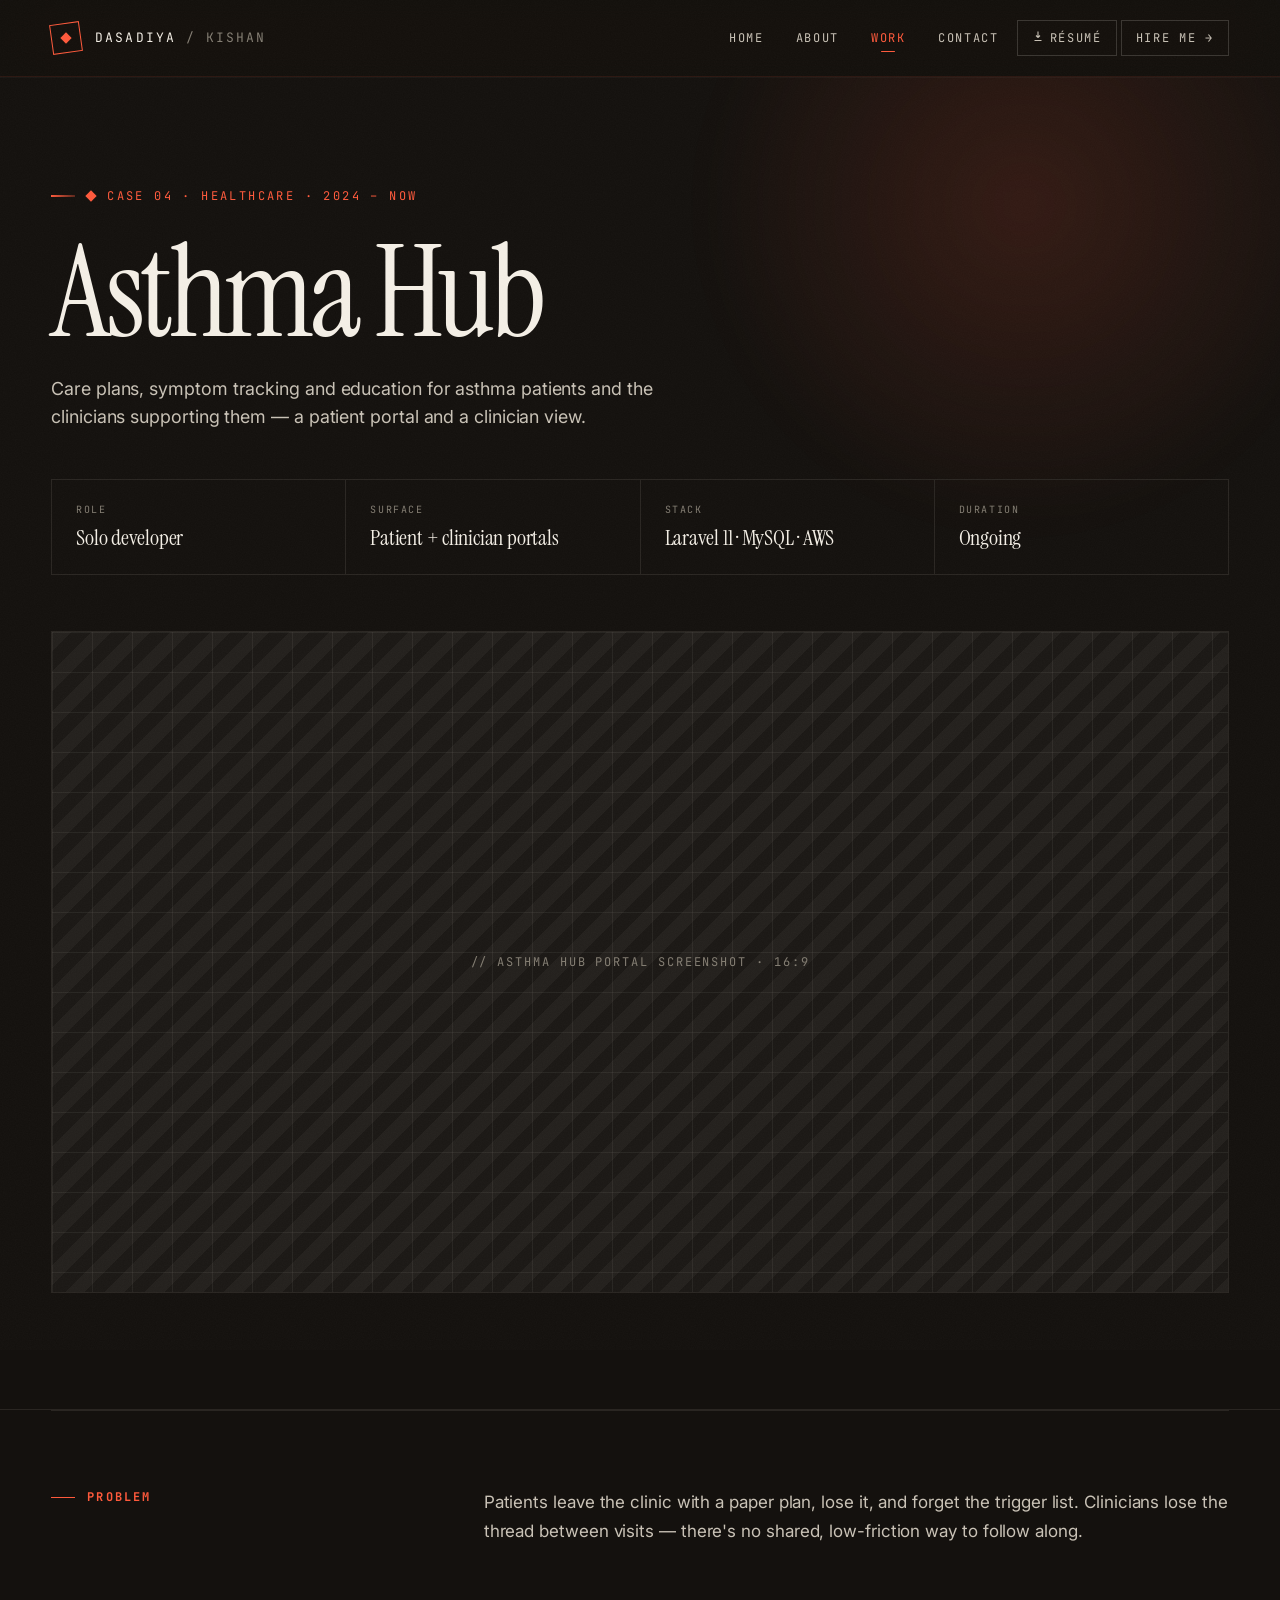
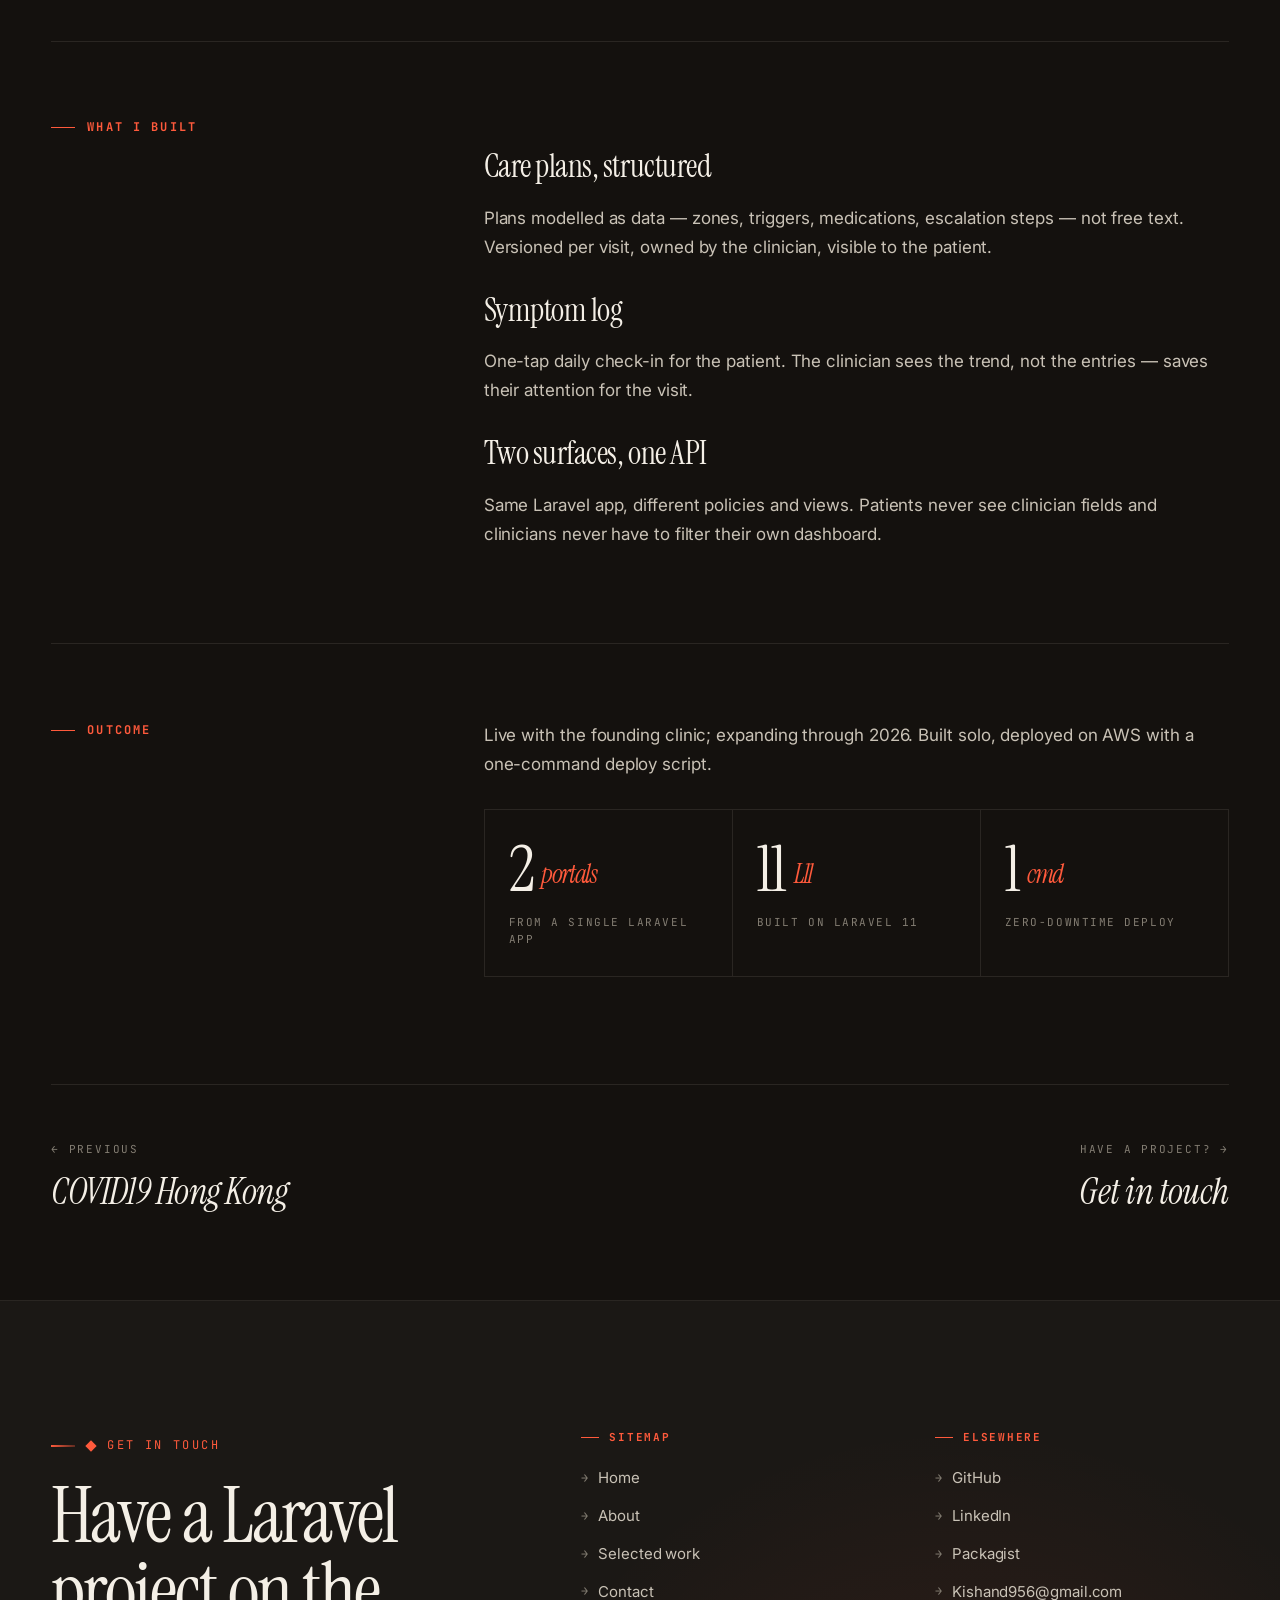
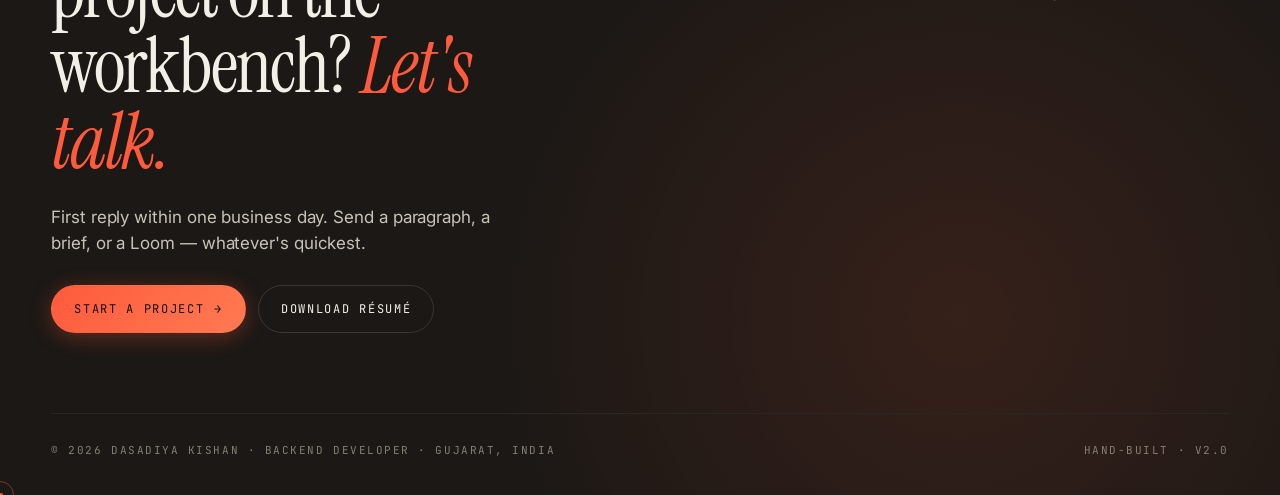
<file: case-asthma.html>
<!doctype html>
<html lang="en">
<head>
<meta charset="utf-8">
<meta name="viewport" content="width=device-width, initial-scale=1">
<meta name="description" content="Dual-portal healthcare app for asthma patients and clinicians. Built with Laravel 11, MySQL, and AWS. Features care plans, symptom tracking and clinical education resources.">
<meta name="keywords" content="Laravel healthcare app, healthcare portal Laravel, Laravel AWS deployment, patient portal, Laravel 11 case study">
<meta name="author" content="Dasadiya Kishan">
<meta name="robots" content="index, follow">
<meta name="google-site-verification" content="YjB1RkMK8kQ8hIFM3nIycKze1BPQ2ybmDKR_i67ubCA">
<meta name="theme-color" content="#14110E">
<link rel="canonical" href="https://dasadiyakishan.github.io/case-asthma.html">
<link rel="icon" href="favicon.svg" type="image/svg+xml">
<link rel="apple-touch-icon" href="favicon.svg">
<meta property="og:type" content="article">
<meta property="og:site_name" content="Dasadiya Kishan — Laravel Developer">
<meta property="og:title" content="Asthma Hub Healthcare Portal — Laravel Case Study | Kishan Dasadiya">
<meta property="og:description" content="Dual-portal healthcare app for asthma patients and clinicians. Built with Laravel 11, MySQL, and AWS. Features care plans, symptom tracking and clinical education resources.">
<meta property="og:url" content="https://dasadiyakishan.github.io/case-asthma.html">
<meta property="og:image" content="https://dasadiyakishan.github.io/og-image.png">
<meta property="og:locale" content="en_US">
<meta name="twitter:card" content="summary_large_image">
<meta name="twitter:title" content="Asthma Hub Healthcare Portal — Laravel Case Study | Kishan Dasadiya">
<meta name="twitter:description" content="Dual-portal healthcare app for asthma patients and clinicians. Built with Laravel 11, MySQL, and AWS. Features care plans, symptom tracking and clinical education resources.">
<meta name="twitter:image" content="https://dasadiyakishan.github.io/og-image.png">
<title>Asthma Hub Healthcare Portal — Laravel Case Study | Kishan Dasadiya</title>
<link rel="preconnect" href="https://fonts.googleapis.com">
<link rel="dns-prefetch" href="//fonts.googleapis.com">
<link rel="dns-prefetch" href="//fonts.gstatic.com">
<link rel="preconnect" href="https://fonts.gstatic.com" crossorigin>
<link href="https://fonts.googleapis.com/css2?family=Instrument+Serif:ital@0;1&family=Inter:wght@400;500;600;700&family=JetBrains+Mono:wght@400;500;600&display=swap" rel="stylesheet">
<link rel="stylesheet" href="styles.css?v=5">
<link rel="stylesheet" href="animations.css">
<link rel="stylesheet" href="responsive.css">
<link rel="stylesheet" href="attractive.css">
<!-- Google Analytics -->
<script async src="https://www.googletagmanager.com/gtag/js?id=G-M7SB89L87X"></script>
<script>
  window.dataLayer = window.dataLayer || [];
  function gtag(){dataLayer.push(arguments);}
  gtag('js', new Date());
  gtag('config', 'G-M7SB89L87X');
</script>
</head>
<body>
<div id="nav-host"></div>

<section class="case-hero">
  <div class="container">
    <div class="reveal">
      <div class="eyebrow" style="margin-bottom: 28px;"><span class="star"></span> Case 04 · Healthcare · 2024 – Now</div>
      <h1 class="display" style="font-size: clamp(56px, 10vw, 168px);">Asthma Hub</h1>
      <p class="lede" style="margin-top: 24px; max-width: 60ch;">
        Care plans, symptom tracking and education for asthma patients and the clinicians supporting them — a patient portal and a clinician view.
      </p>
    </div>
    <div class="case-meta reveal">
      <div class="cell"><div class="k">Role</div><div class="v">Solo developer</div></div>
      <div class="cell"><div class="k">Surface</div><div class="v">Patient + clinician portals</div></div>
      <div class="cell"><div class="k">Stack</div><div class="v">Laravel 11 · MySQL · AWS</div></div>
      <div class="cell"><div class="k">Duration</div><div class="v">Ongoing</div></div>
    </div>
    <div class="case-cover reveal">// Asthma Hub portal screenshot · 16:9</div>
  </div>
</section>

<section class="container">
  <div class="case-body reveal">
    <h3>Problem</h3>
    <div class="prose">
      <p>Patients leave the clinic with a paper plan, lose it, and forget the trigger list. Clinicians lose the thread between visits — there's no shared, low-friction way to follow along.</p>
    </div>
  </div>
  <div class="case-body reveal">
    <h3>What I built</h3>
    <div class="prose">
      <h4>Care plans, structured</h4>
      <p>Plans modelled as data — zones, triggers, medications, escalation steps — not free text. Versioned per visit, owned by the clinician, visible to the patient.</p>
      <h4>Symptom log</h4>
      <p>One-tap daily check-in for the patient. The clinician sees the trend, not the entries — saves their attention for the visit.</p>
      <h4>Two surfaces, one API</h4>
      <p>Same Laravel app, different policies and views. Patients never see clinician fields and clinicians never have to filter their own dashboard.</p>
    </div>
  </div>
  <div class="case-body reveal">
    <h3>Outcome</h3>
    <div class="prose">
      <p>Live with the founding clinic; expanding through 2026. Built solo, deployed on AWS with a one-command deploy script.</p>
      <div class="case-results">
        <div class="r"><div class="figure">2<em>portals</em></div><div class="label">From a single Laravel app</div></div>
        <div class="r"><div class="figure">11<em>L11</em></div><div class="label">Built on Laravel 11</div></div>
        <div class="r"><div class="figure">1<em>cmd</em></div><div class="label">Zero-downtime deploy</div></div>
      </div>
    </div>
  </div>
</section>

<section class="container">
  <div class="case-nav">
    <a href="case-covid19hk.html"><span class="label">← Previous</span><span class="name">COVID19 Hong Kong</span></a>
    <a class="next" href="contact.html"><span class="label">Have a project? →</span><span class="name">Get in touch</span></a>
  </div>
</section>

<div id="foot-host"></div>

<script src="chrome.js"></script>
<script src="site.js"></script>
<script>mountChrome('work');</script>
<script src="animations.js" defer></script>
<script type="application/ld+json">
{
  "@context": "https://schema.org",
  "@type": "Article",
  "headline": "Asthma Hub Healthcare Portal",
  "description": "Case study: Dual-portal healthcare application for asthma management built with Laravel 11, MySQL, and AWS featuring patient and clinician views.",
  "url": "https://dasadiyakishan.github.io/case-asthma.html",
  "author": {
    "@type": "Person",
    "@id": "https://dasadiyakishan.github.io/#person",
    "name": "Dasadiya Kishan"
  },
  "publisher": {
    "@type": "Person",
    "name": "Dasadiya Kishan",
    "url": "https://dasadiyakishan.github.io/"
  },
  "datePublished": "2026-05-05",
  "keywords": "Laravel 11, AWS, MySQL, healthcare, patient portal",
  "breadcrumb": {
    "@type": "BreadcrumbList",
    "itemListElement": [
      {"@type":"ListItem","position":1,"name":"Home","item":"https://dasadiyakishan.github.io/"},
      {"@type":"ListItem","position":2,"name":"Work","item":"https://dasadiyakishan.github.io/work.html"},
      {"@type":"ListItem","position":3,"name":"Asthma Hub Healthcare Portal","item":"https://dasadiyakishan.github.io/case-asthma.html"}
    ]
  }
}
</script>
</body>
</html>
</file>
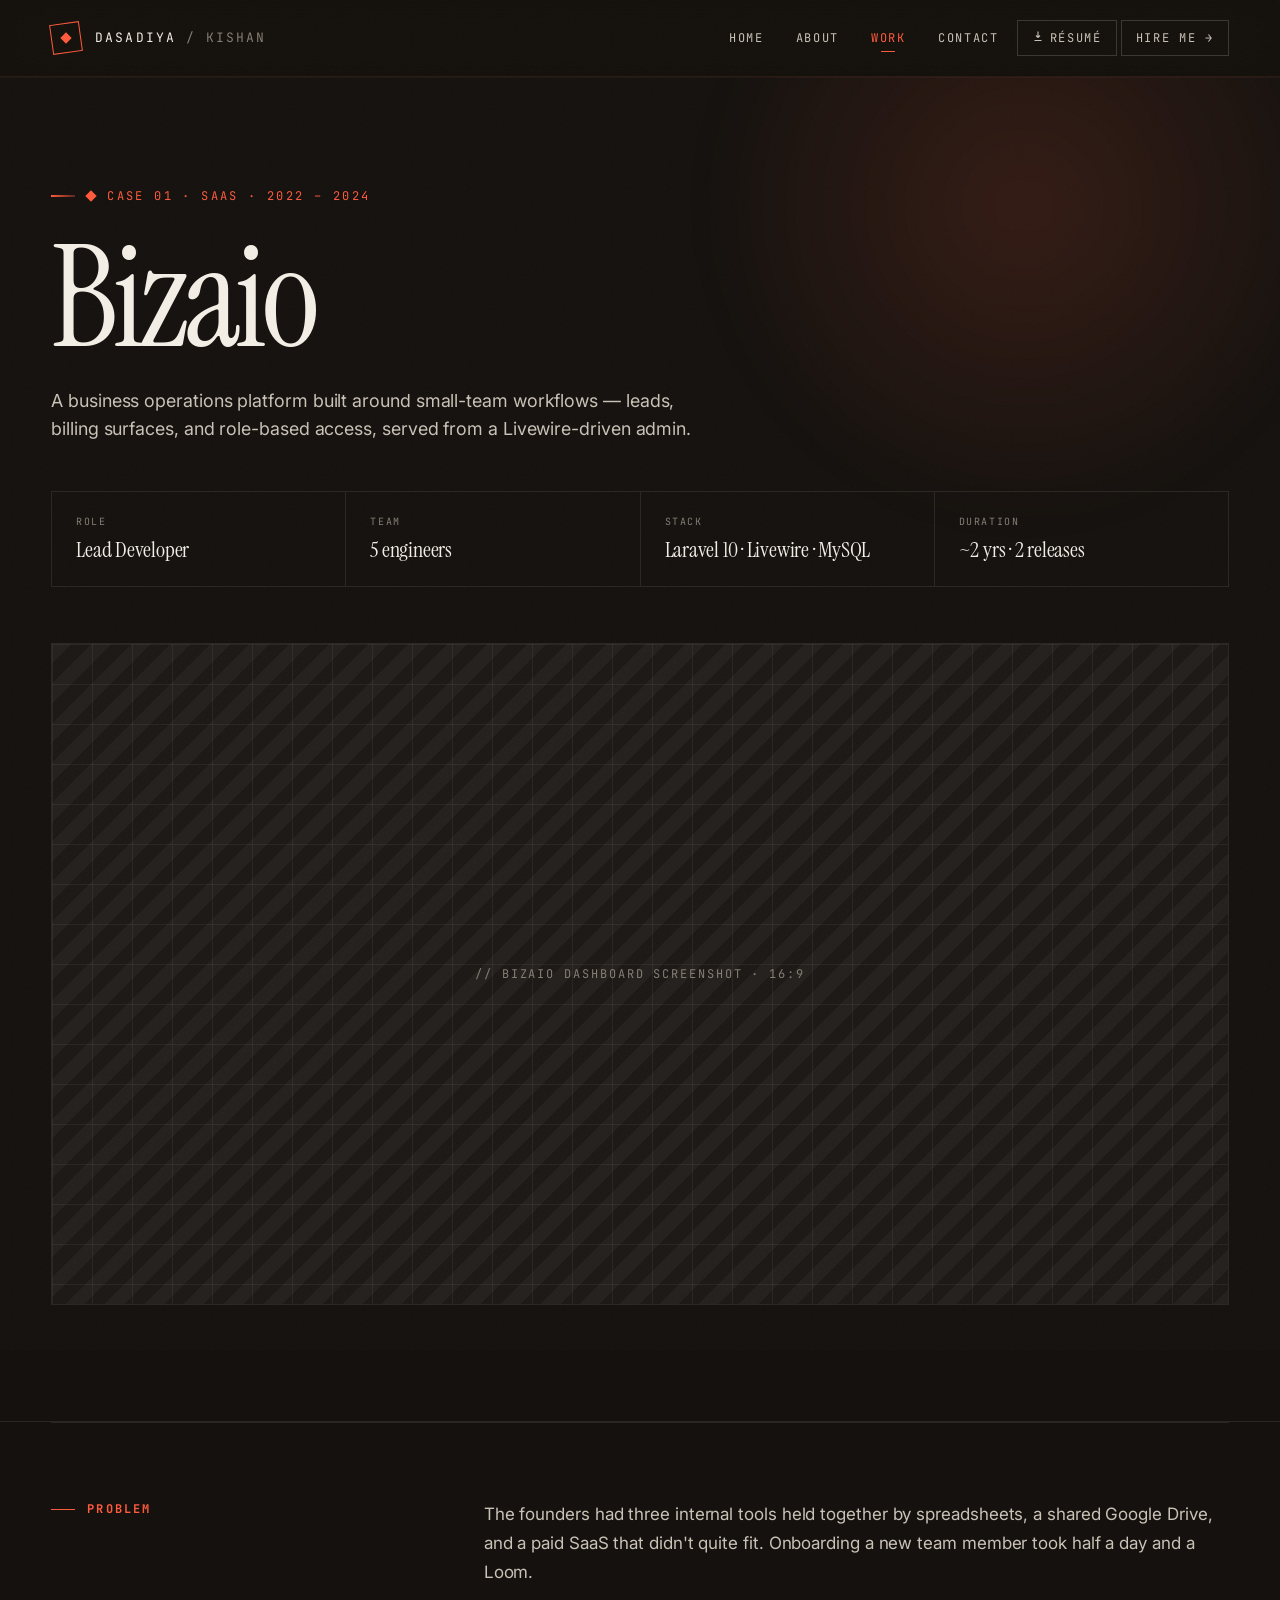
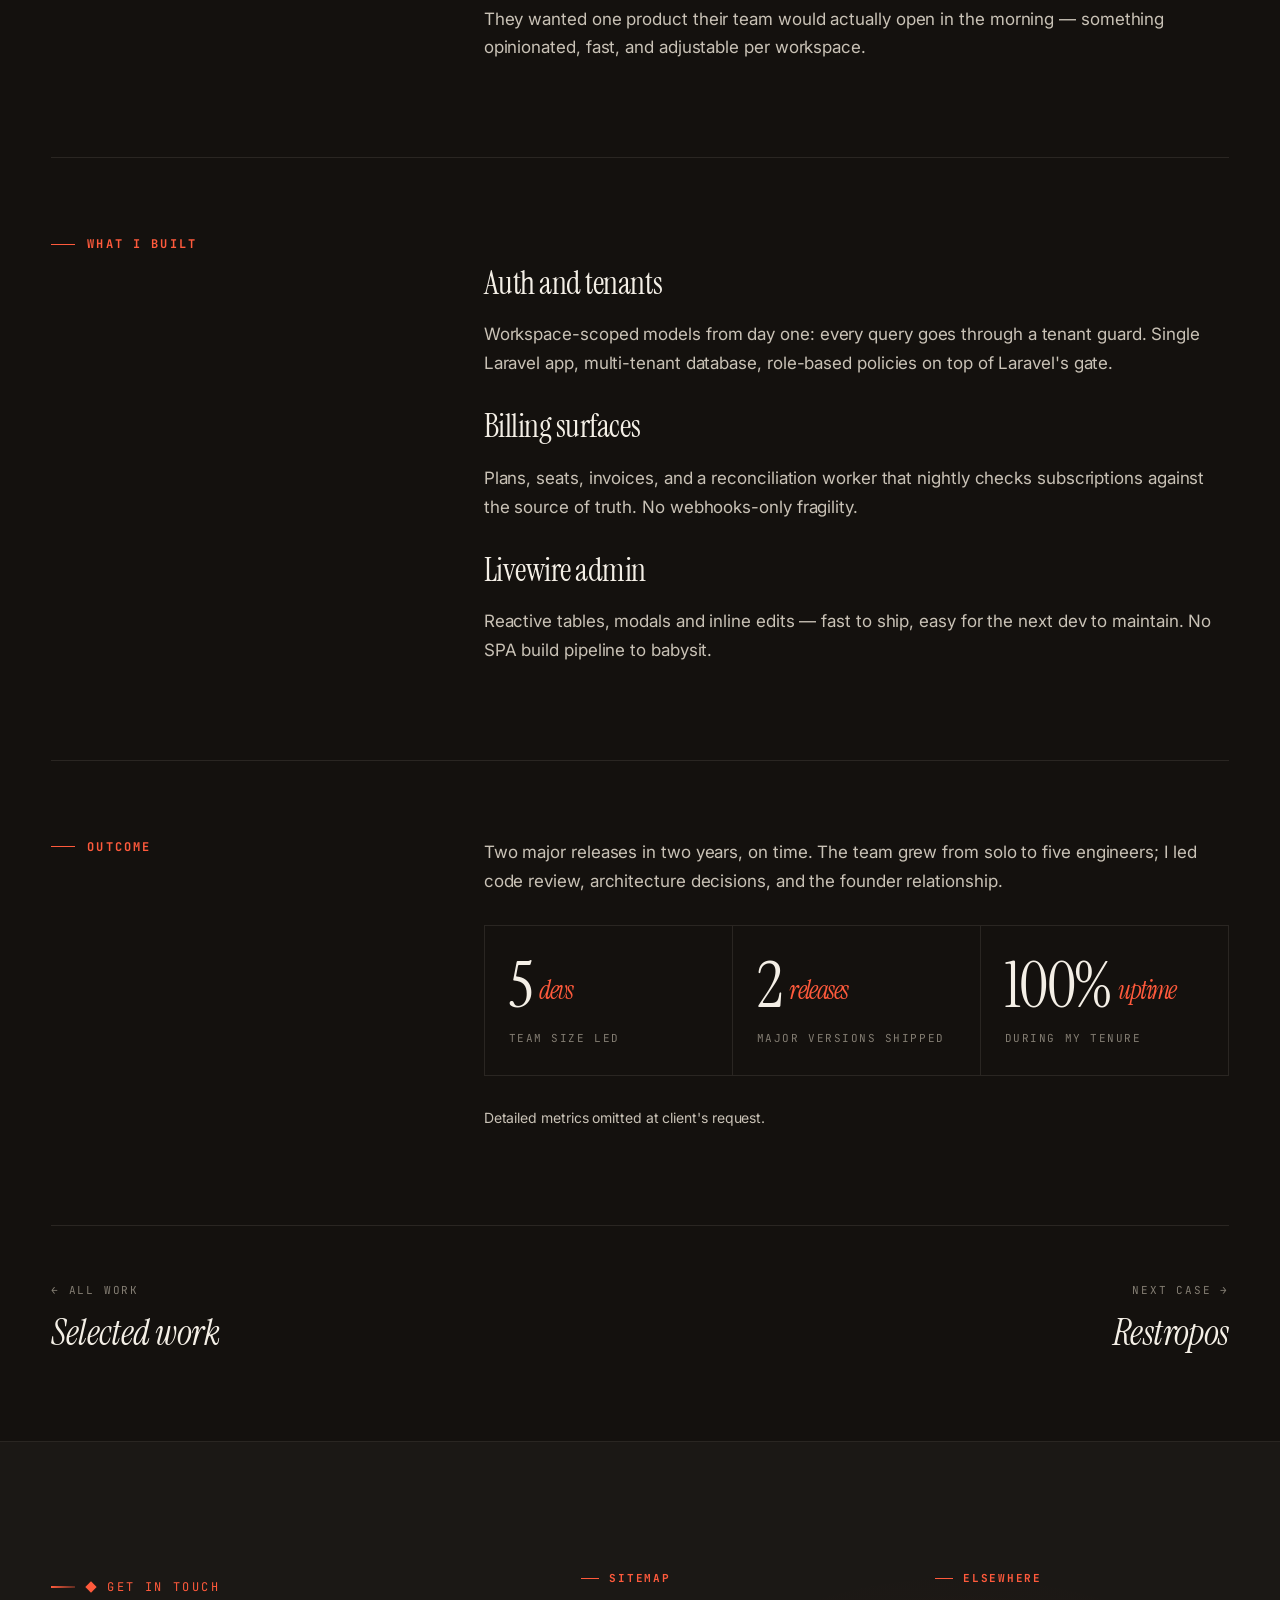
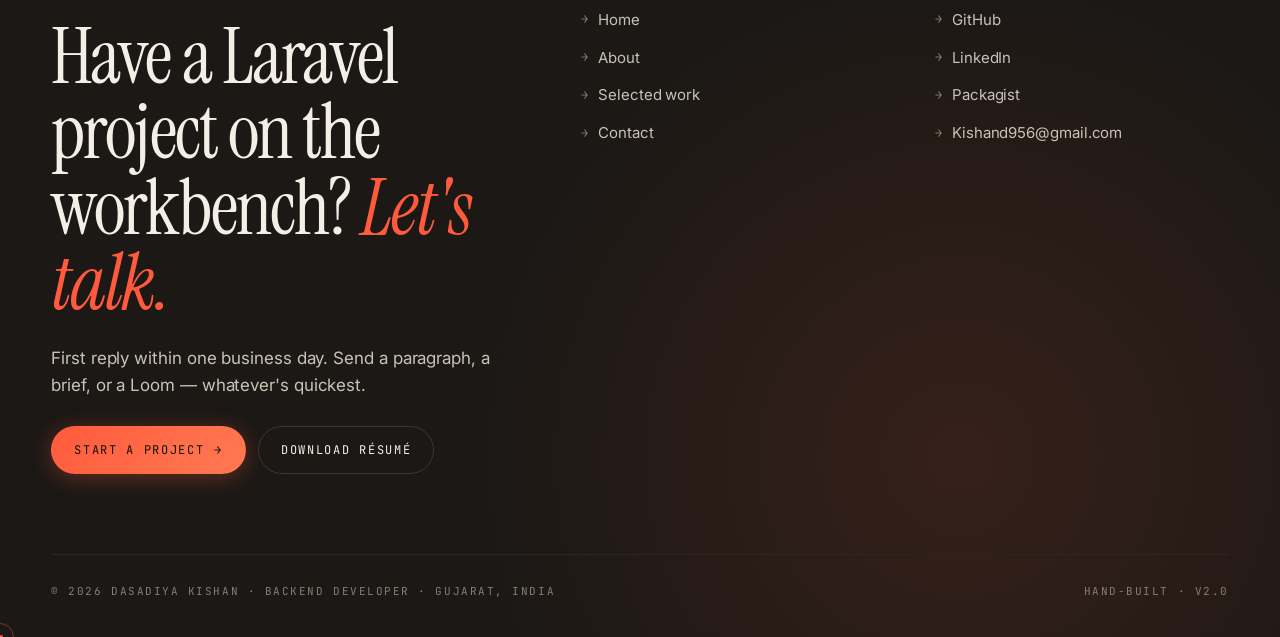
<file: case-bizaio.html>
<!doctype html>
<html lang="en">
<head>
<meta charset="utf-8">
<meta name="viewport" content="width=device-width, initial-scale=1">
<meta name="description" content="How Kishan Dasadiya led a 5-person team to build and ship Bizaio — a business-operations SaaS platform built with Laravel 10 and Livewire, delivering two major releases on time.">
<meta name="keywords" content="Laravel SaaS case study, Bizaio, Laravel Livewire project, SaaS platform development Laravel">
<meta name="author" content="Dasadiya Kishan">
<meta name="robots" content="index, follow">
<meta name="google-site-verification" content="YjB1RkMK8kQ8hIFM3nIycKze1BPQ2ybmDKR_i67ubCA">
<meta name="theme-color" content="#14110E">
<link rel="canonical" href="https://dasadiyakishan.github.io/case-bizaio.html">
<link rel="icon" href="favicon.svg" type="image/svg+xml">
<link rel="apple-touch-icon" href="favicon.svg">
<meta property="og:type" content="article">
<meta property="og:site_name" content="Dasadiya Kishan — Laravel Developer">
<meta property="og:title" content="Bizaio SaaS Platform — Laravel Case Study | Kishan Dasadiya">
<meta property="og:description" content="How Kishan Dasadiya led a 5-person team to build and ship Bizaio — a business-operations SaaS platform built with Laravel 10 and Livewire, delivering two major releases on time.">
<meta property="og:url" content="https://dasadiyakishan.github.io/case-bizaio.html">
<meta property="og:image" content="https://dasadiyakishan.github.io/og-image.png">
<meta property="og:locale" content="en_US">
<meta name="twitter:card" content="summary_large_image">
<meta name="twitter:title" content="Bizaio SaaS Platform — Laravel Case Study | Kishan Dasadiya">
<meta name="twitter:description" content="How Kishan Dasadiya led a 5-person team to build and ship Bizaio — a business-operations SaaS platform built with Laravel 10 and Livewire, delivering two major releases on time.">
<meta name="twitter:image" content="https://dasadiyakishan.github.io/og-image.png">
<title>Bizaio SaaS Platform — Laravel Case Study | Kishan Dasadiya</title>
<link rel="preconnect" href="https://fonts.googleapis.com">
<link rel="dns-prefetch" href="//fonts.googleapis.com">
<link rel="dns-prefetch" href="//fonts.gstatic.com">
<link rel="preconnect" href="https://fonts.gstatic.com" crossorigin>
<link href="https://fonts.googleapis.com/css2?family=Instrument+Serif:ital@0;1&family=Inter:wght@400;500;600;700&family=JetBrains+Mono:wght@400;500;600&display=swap" rel="stylesheet">
<link rel="stylesheet" href="styles.css?v=5">
<link rel="stylesheet" href="animations.css">
<link rel="stylesheet" href="responsive.css">
<link rel="stylesheet" href="attractive.css">
<!-- Google Analytics -->
<script async src="https://www.googletagmanager.com/gtag/js?id=G-M7SB89L87X"></script>
<script>
  window.dataLayer = window.dataLayer || [];
  function gtag(){dataLayer.push(arguments);}
  gtag('js', new Date());
  gtag('config', 'G-M7SB89L87X');
</script>
</head>
<body>
<div id="nav-host"></div>

<section class="case-hero">
  <div class="container">
    <div class="reveal">
      <div class="eyebrow" style="margin-bottom: 28px;"><span class="star"></span> Case 01 · SaaS · 2022 – 2024</div>
      <h1 class="display" style="font-size: clamp(64px, 11vw, 180px);">Bizaio</h1>
      <p class="lede" style="margin-top: 24px; max-width: 60ch;">
        A business operations platform built around small-team workflows — leads, billing surfaces, and role-based access, served from a Livewire-driven admin.
      </p>
    </div>
    <div class="case-meta reveal">
      <div class="cell"><div class="k">Role</div><div class="v">Lead Developer</div></div>
      <div class="cell"><div class="k">Team</div><div class="v">5 engineers</div></div>
      <div class="cell"><div class="k">Stack</div><div class="v">Laravel 10 · Livewire · MySQL</div></div>
      <div class="cell"><div class="k">Duration</div><div class="v">~2 yrs · 2 releases</div></div>
    </div>
    <div class="case-cover reveal">// Bizaio dashboard screenshot · 16:9</div>
  </div>
</section>

<section class="container">
  <div class="case-body reveal">
    <h3>Problem</h3>
    <div class="prose">
      <p>The founders had three internal tools held together by spreadsheets, a shared Google Drive, and a paid SaaS that didn't quite fit. Onboarding a new team member took half a day and a Loom.</p>
      <p>They wanted one product their team would actually open in the morning — something opinionated, fast, and adjustable per workspace.</p>
    </div>
  </div>
  <div class="case-body reveal">
    <h3>What I built</h3>
    <div class="prose">
      <h4>Auth and tenants</h4>
      <p>Workspace-scoped models from day one: every query goes through a tenant guard. Single Laravel app, multi-tenant database, role-based policies on top of Laravel's gate.</p>
      <h4>Billing surfaces</h4>
      <p>Plans, seats, invoices, and a reconciliation worker that nightly checks subscriptions against the source of truth. No webhooks-only fragility.</p>
      <h4>Livewire admin</h4>
      <p>Reactive tables, modals and inline edits — fast to ship, easy for the next dev to maintain. No SPA build pipeline to babysit.</p>
    </div>
  </div>
  <div class="case-body reveal">
    <h3>Outcome</h3>
    <div class="prose">
      <p>Two major releases in two years, on time. The team grew from solo to five engineers; I led code review, architecture decisions, and the founder relationship.</p>
      <div class="case-results">
        <div class="r"><div class="figure">5<em>devs</em></div><div class="label">Team size led</div></div>
        <div class="r"><div class="figure">2<em>releases</em></div><div class="label">Major versions shipped</div></div>
        <div class="r"><div class="figure">100%<em>uptime</em></div><div class="label">During my tenure</div></div>
      </div>
      <p class="muted" style="font-size: 14px;">Detailed metrics omitted at client's request.</p>
    </div>
  </div>
</section>

<section class="container">
  <div class="case-nav">
    <a href="work.html"><span class="label">← All work</span><span class="name">Selected work</span></a>
    <a class="next" href="case-restropos.html"><span class="label">Next case →</span><span class="name">Restropos</span></a>
  </div>
</section>

<div id="foot-host"></div>

<script src="chrome.js"></script>
<script src="site.js"></script>
<script>mountChrome('work');</script>
<script src="animations.js" defer></script>
<script type="application/ld+json">
{
  "@context": "https://schema.org",
  "@type": "Article",
  "headline": "Bizaio SaaS Platform",
  "description": "Case study: Kishan Dasadiya led a 5-developer team building Bizaio, a business-operations SaaS platform using Laravel 10 and Livewire, shipping two major releases on schedule.",
  "url": "https://dasadiyakishan.github.io/case-bizaio.html",
  "author": {
    "@type": "Person",
    "@id": "https://dasadiyakishan.github.io/#person",
    "name": "Dasadiya Kishan"
  },
  "publisher": {
    "@type": "Person",
    "name": "Dasadiya Kishan",
    "url": "https://dasadiyakishan.github.io/"
  },
  "datePublished": "2026-05-05",
  "keywords": "Laravel, Livewire, MySQL, SaaS, team lead",
  "breadcrumb": {
    "@type": "BreadcrumbList",
    "itemListElement": [
      {"@type":"ListItem","position":1,"name":"Home","item":"https://dasadiyakishan.github.io/"},
      {"@type":"ListItem","position":2,"name":"Work","item":"https://dasadiyakishan.github.io/work.html"},
      {"@type":"ListItem","position":3,"name":"Bizaio SaaS Platform","item":"https://dasadiyakishan.github.io/case-bizaio.html"}
    ]
  }
}
</script>
</body>
</html>
</file>
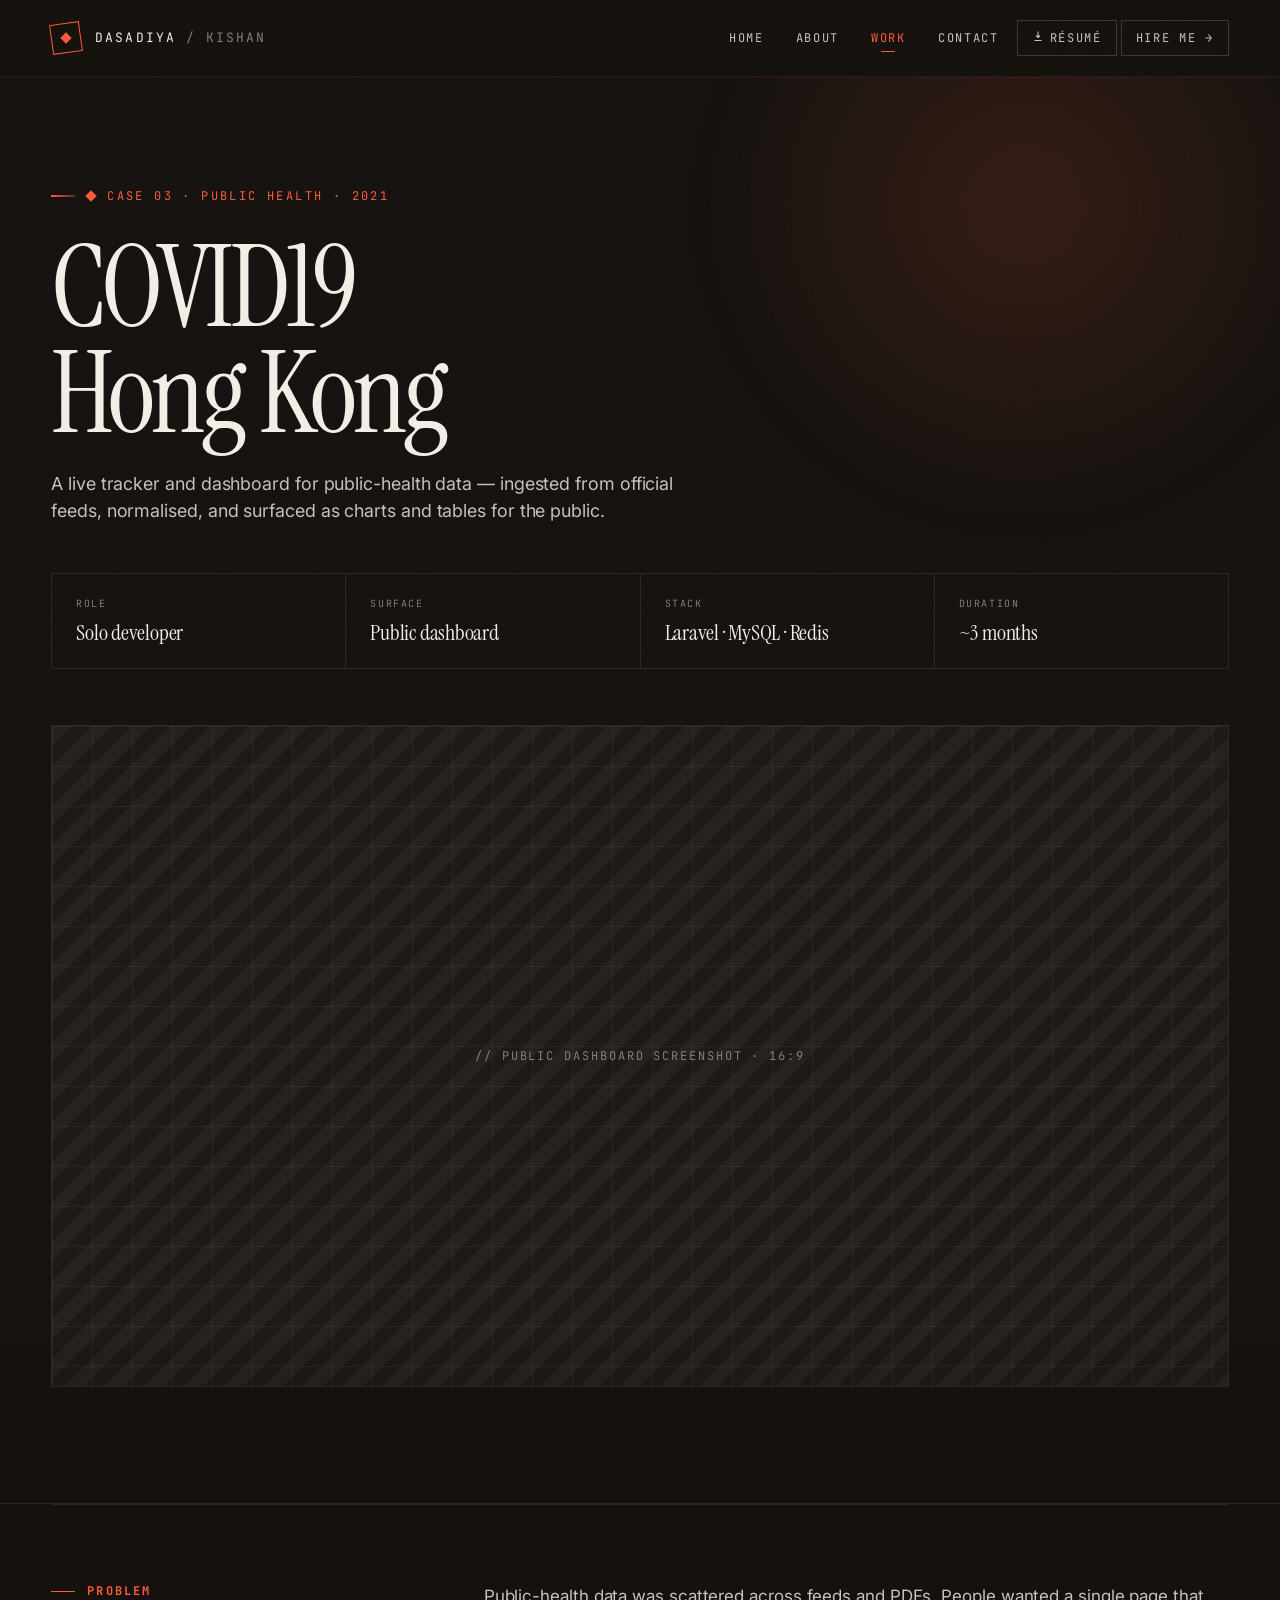
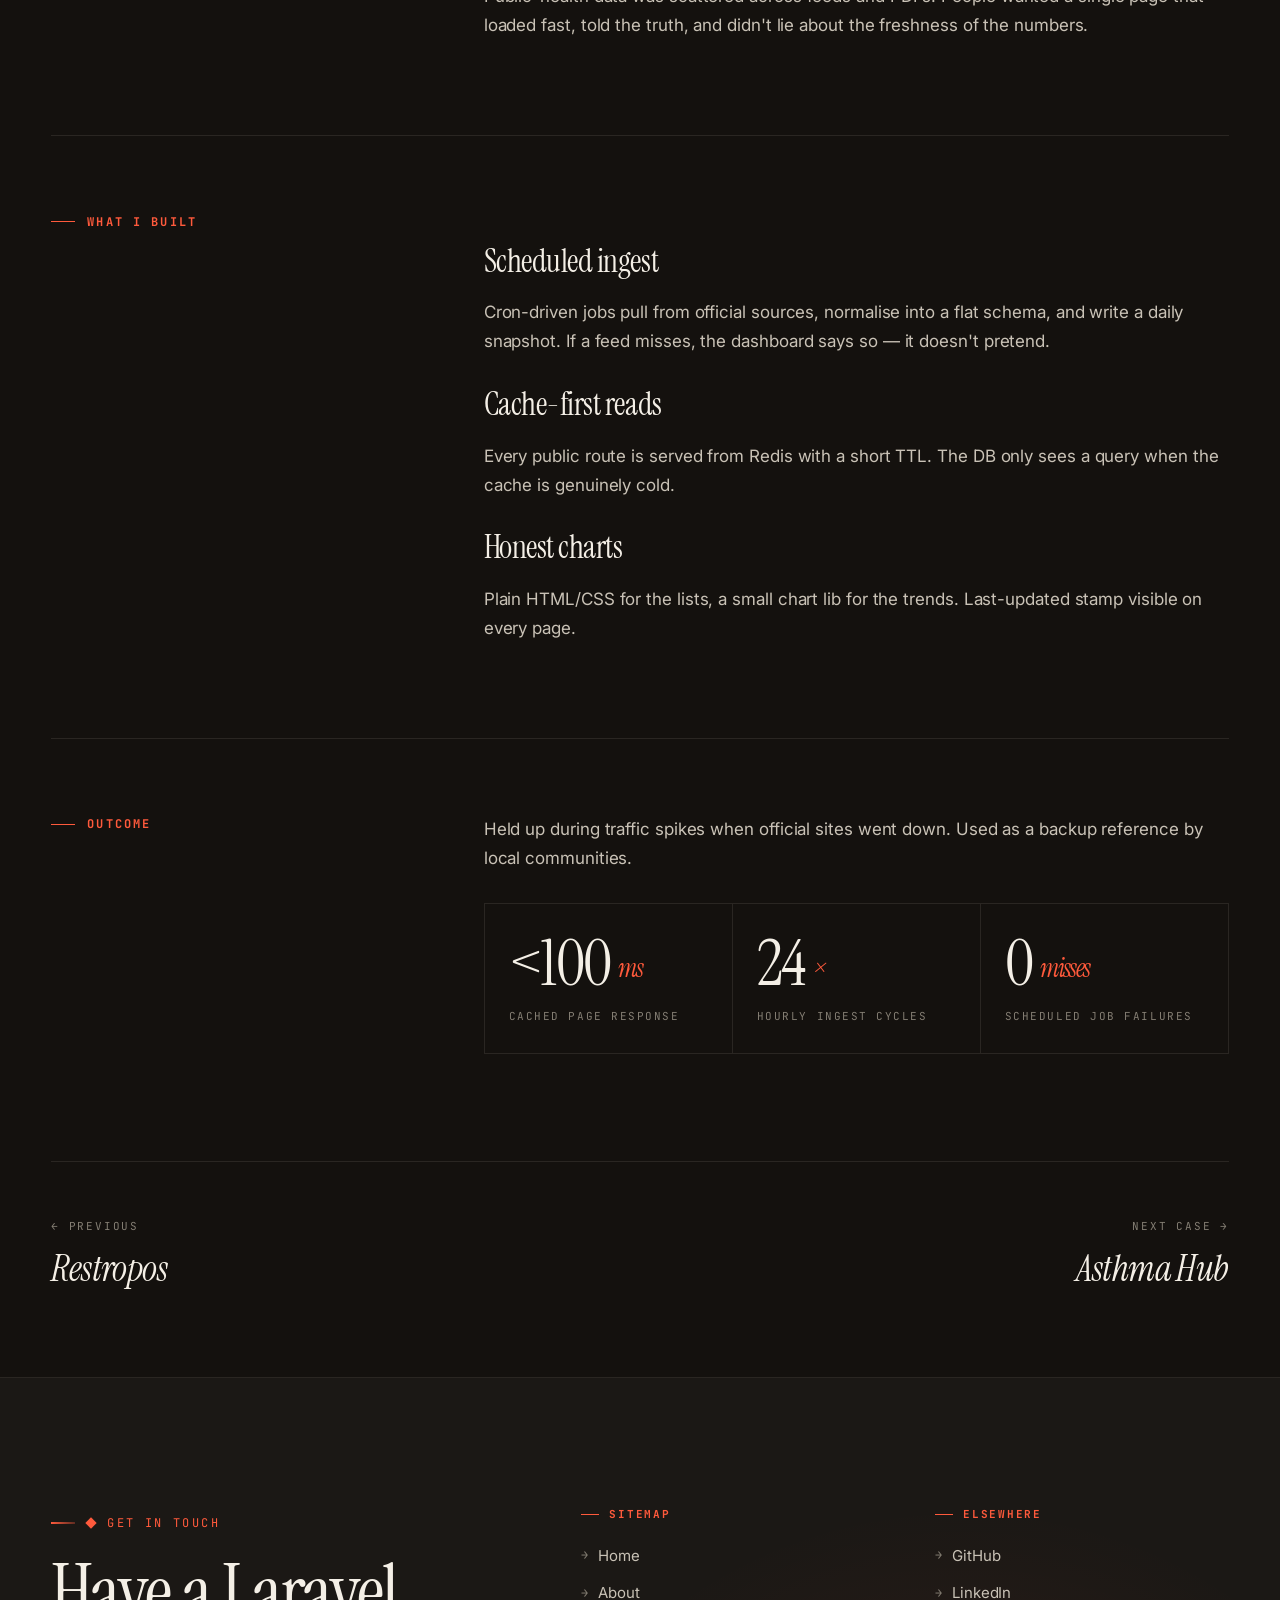
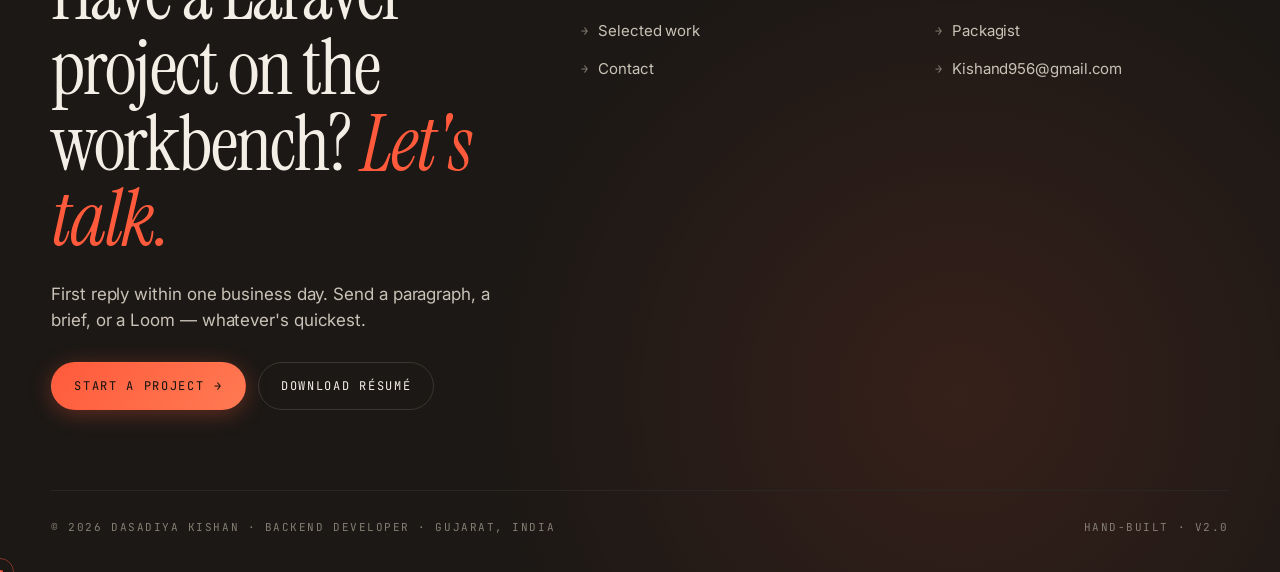
<file: case-covid19hk.html>
<!doctype html>
<html lang="en">
<head>
<meta charset="utf-8">
<meta name="viewport" content="width=device-width, initial-scale=1">
<meta name="description" content="Solo-built public health tracker for COVID-19 data in Hong Kong using Laravel with Redis cache-first architecture, handling 10k+ daily reads at 24/7 uptime.">
<meta name="keywords" content="Laravel Redis case study, public health app Laravel, Laravel caching, COVID tracker, Laravel solo project">
<meta name="author" content="Dasadiya Kishan">
<meta name="robots" content="index, follow">
<meta name="google-site-verification" content="YjB1RkMK8kQ8hIFM3nIycKze1BPQ2ybmDKR_i67ubCA">
<meta name="theme-color" content="#14110E">
<link rel="canonical" href="https://dasadiyakishan.github.io/case-covid19hk.html">
<link rel="icon" href="favicon.svg" type="image/svg+xml">
<link rel="apple-touch-icon" href="favicon.svg">
<meta property="og:type" content="article">
<meta property="og:site_name" content="Dasadiya Kishan — Laravel Developer">
<meta property="og:title" content="COVID19 Hong Kong Tracker — Laravel Case Study | Kishan Dasadiya">
<meta property="og:description" content="Solo-built public health tracker for COVID-19 data in Hong Kong using Laravel with Redis cache-first architecture, handling 10k+ daily reads at 24/7 uptime.">
<meta property="og:url" content="https://dasadiyakishan.github.io/case-covid19hk.html">
<meta property="og:image" content="https://dasadiyakishan.github.io/og-image.png">
<meta property="og:locale" content="en_US">
<meta name="twitter:card" content="summary_large_image">
<meta name="twitter:title" content="COVID19 Hong Kong Tracker — Laravel Case Study | Kishan Dasadiya">
<meta name="twitter:description" content="Solo-built public health tracker for COVID-19 data in Hong Kong using Laravel with Redis cache-first architecture, handling 10k+ daily reads at 24/7 uptime.">
<meta name="twitter:image" content="https://dasadiyakishan.github.io/og-image.png">
<title>COVID19 Hong Kong Tracker — Laravel Case Study | Kishan Dasadiya</title>
<link rel="preconnect" href="https://fonts.googleapis.com">
<link rel="dns-prefetch" href="//fonts.googleapis.com">
<link rel="dns-prefetch" href="//fonts.gstatic.com">
<link rel="preconnect" href="https://fonts.gstatic.com" crossorigin>
<link href="https://fonts.googleapis.com/css2?family=Instrument+Serif:ital@0;1&family=Inter:wght@400;500;600;700&family=JetBrains+Mono:wght@400;500;600&display=swap" rel="stylesheet">
<link rel="stylesheet" href="styles.css?v=5">
<link rel="stylesheet" href="animations.css">
<link rel="stylesheet" href="responsive.css">
<link rel="stylesheet" href="attractive.css">
<!-- Google Analytics -->
<script async src="https://www.googletagmanager.com/gtag/js?id=G-M7SB89L87X"></script>
<script>
  window.dataLayer = window.dataLayer || [];
  function gtag(){dataLayer.push(arguments);}
  gtag('js', new Date());
  gtag('config', 'G-M7SB89L87X');
</script>
</head>
<body>
<div id="nav-host"></div>

<section class="case-hero">
  <div class="container">
    <div class="reveal">
      <div class="eyebrow" style="margin-bottom: 28px;"><span class="star"></span> Case 03 · Public health · 2021</div>
      <h1 class="display" style="font-size: clamp(56px, 9vw, 152px);">COVID19<br>Hong&nbsp;Kong</h1>
      <p class="lede" style="margin-top: 24px; max-width: 60ch;">
        A live tracker and dashboard for public-health data — ingested from official feeds, normalised, and surfaced as charts and tables for the public.
      </p>
    </div>
    <div class="case-meta reveal">
      <div class="cell"><div class="k">Role</div><div class="v">Solo developer</div></div>
      <div class="cell"><div class="k">Surface</div><div class="v">Public dashboard</div></div>
      <div class="cell"><div class="k">Stack</div><div class="v">Laravel · MySQL · Redis</div></div>
      <div class="cell"><div class="k">Duration</div><div class="v">~3 months</div></div>
    </div>
    <div class="case-cover reveal">// Public dashboard screenshot · 16:9</div>
  </div>
</section>

<section class="container">
  <div class="case-body reveal">
    <h3>Problem</h3>
    <div class="prose">
      <p>Public-health data was scattered across feeds and PDFs. People wanted a single page that loaded fast, told the truth, and didn't lie about the freshness of the numbers.</p>
    </div>
  </div>
  <div class="case-body reveal">
    <h3>What I built</h3>
    <div class="prose">
      <h4>Scheduled ingest</h4>
      <p>Cron-driven jobs pull from official sources, normalise into a flat schema, and write a daily snapshot. If a feed misses, the dashboard says so — it doesn't pretend.</p>
      <h4>Cache-first reads</h4>
      <p>Every public route is served from Redis with a short TTL. The DB only sees a query when the cache is genuinely cold.</p>
      <h4>Honest charts</h4>
      <p>Plain HTML/CSS for the lists, a small chart lib for the trends. Last-updated stamp visible on every page.</p>
    </div>
  </div>
  <div class="case-body reveal">
    <h3>Outcome</h3>
    <div class="prose">
      <p>Held up during traffic spikes when official sites went down. Used as a backup reference by local communities.</p>
      <div class="case-results">
        <div class="r"><div class="figure">&lt;100<em>ms</em></div><div class="label">Cached page response</div></div>
        <div class="r"><div class="figure">24<em>×</em></div><div class="label">Hourly ingest cycles</div></div>
        <div class="r"><div class="figure">0<em>misses</em></div><div class="label">Scheduled job failures</div></div>
      </div>
    </div>
  </div>
</section>

<section class="container">
  <div class="case-nav">
    <a href="case-restropos.html"><span class="label">← Previous</span><span class="name">Restropos</span></a>
    <a class="next" href="case-asthma.html"><span class="label">Next case →</span><span class="name">Asthma Hub</span></a>
  </div>
</section>

<div id="foot-host"></div>

<script src="chrome.js"></script>
<script src="site.js"></script>
<script>mountChrome('work');</script>
<script src="animations.js" defer></script>
<script type="application/ld+json">
{
  "@context": "https://schema.org",
  "@type": "Article",
  "headline": "COVID19 Hong Kong Tracker",
  "description": "Case study: Solo Laravel application tracking COVID-19 public health data for Hong Kong with Redis cache-first reads and scheduled data ingestion.",
  "url": "https://dasadiyakishan.github.io/case-covid19hk.html",
  "author": {
    "@type": "Person",
    "@id": "https://dasadiyakishan.github.io/#person",
    "name": "Dasadiya Kishan"
  },
  "publisher": {
    "@type": "Person",
    "name": "Dasadiya Kishan",
    "url": "https://dasadiyakishan.github.io/"
  },
  "datePublished": "2026-05-05",
  "keywords": "Laravel, Redis, MySQL, public health, caching",
  "breadcrumb": {
    "@type": "BreadcrumbList",
    "itemListElement": [
      {"@type":"ListItem","position":1,"name":"Home","item":"https://dasadiyakishan.github.io/"},
      {"@type":"ListItem","position":2,"name":"Work","item":"https://dasadiyakishan.github.io/work.html"},
      {"@type":"ListItem","position":3,"name":"COVID19 Hong Kong Tracker","item":"https://dasadiyakishan.github.io/case-covid19hk.html"}
    ]
  }
}
</script>
</body>
</html>
</file>
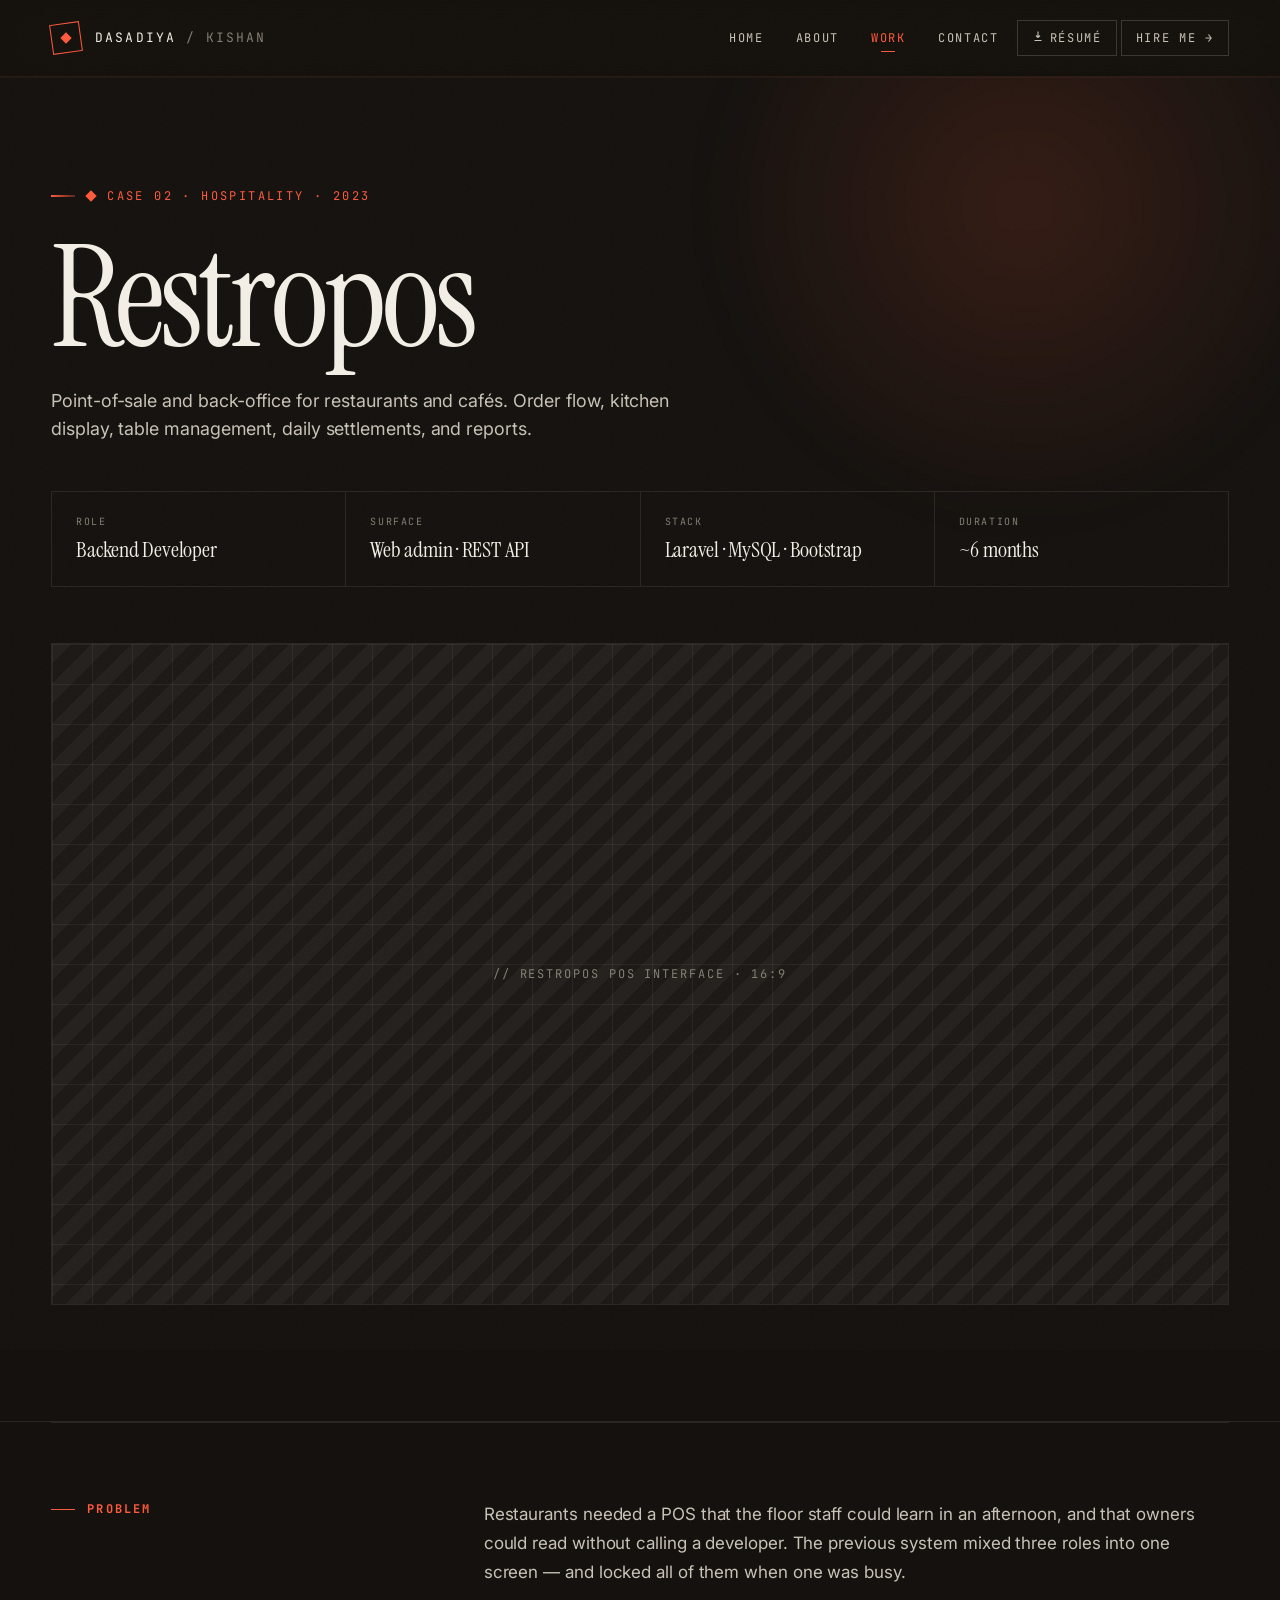
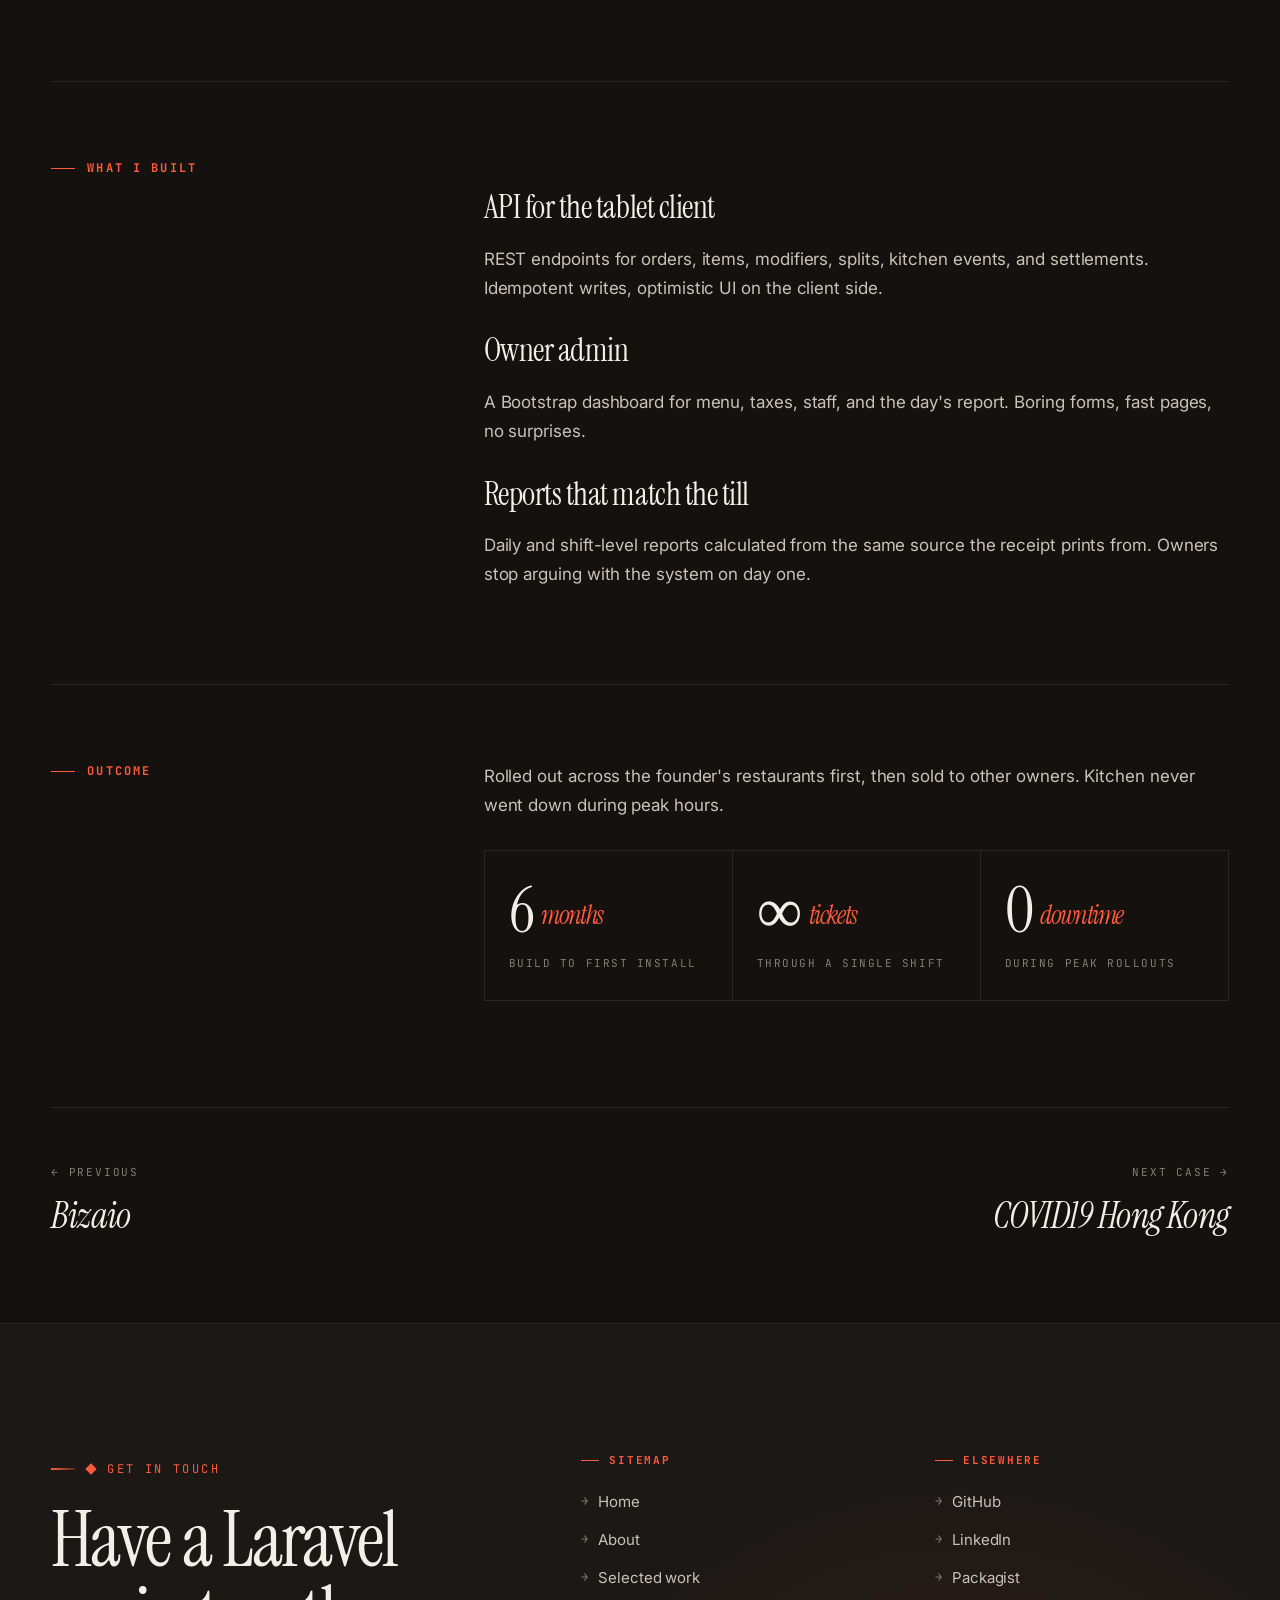
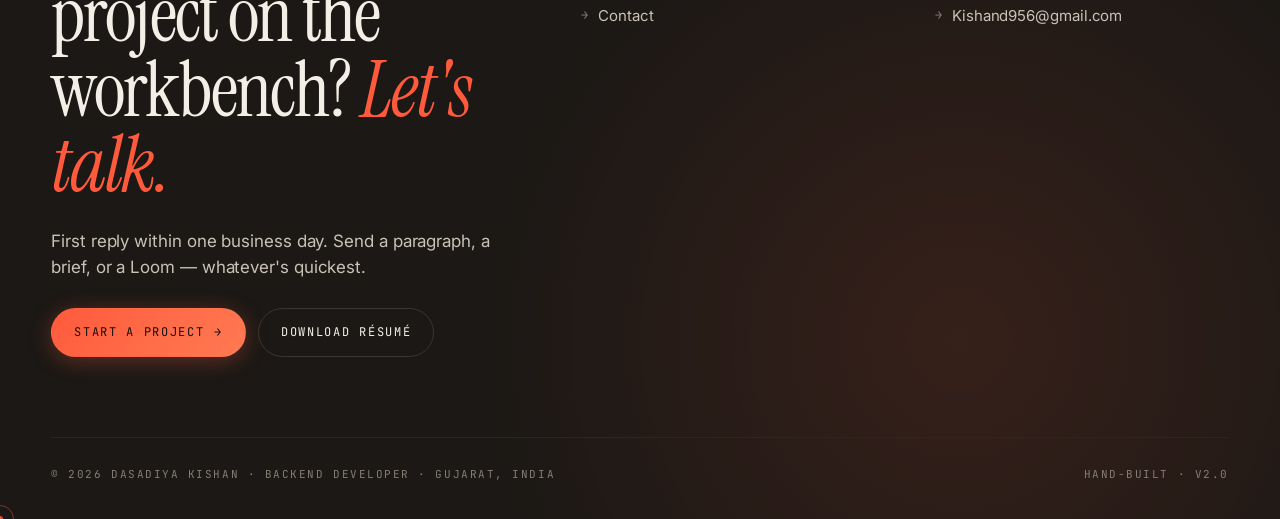
<file: case-restropos.html>
<!doctype html>
<html lang="en">
<head>
<meta charset="utf-8">
<meta name="viewport" content="width=device-width, initial-scale=1">
<meta name="description" content="Laravel backend engineering for Restropos: a hospitality POS with real-time order flow, kitchen display integration, and zero-downtime deployment using Laravel REST APIs.">
<meta name="keywords" content="Laravel POS system, restaurant software Laravel, Laravel case study, hospitality backend, REST API POS">
<meta name="author" content="Dasadiya Kishan">
<meta name="robots" content="index, follow">
<meta name="google-site-verification" content="YjB1RkMK8kQ8hIFM3nIycKze1BPQ2ybmDKR_i67ubCA">
<meta name="theme-color" content="#14110E">
<link rel="canonical" href="https://dasadiyakishan.github.io/case-restropos.html">
<link rel="icon" href="favicon.svg" type="image/svg+xml">
<link rel="apple-touch-icon" href="favicon.svg">
<meta property="og:type" content="article">
<meta property="og:site_name" content="Dasadiya Kishan — Laravel Developer">
<meta property="og:title" content="Restropos Restaurant POS — Laravel Case Study | Kishan Dasadiya">
<meta property="og:description" content="Laravel backend engineering for Restropos: a hospitality POS with real-time order flow, kitchen display integration, and zero-downtime deployment using Laravel REST APIs.">
<meta property="og:url" content="https://dasadiyakishan.github.io/case-restropos.html">
<meta property="og:image" content="https://dasadiyakishan.github.io/og-image.png">
<meta property="og:locale" content="en_US">
<meta name="twitter:card" content="summary_large_image">
<meta name="twitter:title" content="Restropos Restaurant POS — Laravel Case Study | Kishan Dasadiya">
<meta name="twitter:description" content="Laravel backend engineering for Restropos: a hospitality POS with real-time order flow, kitchen display integration, and zero-downtime deployment using Laravel REST APIs.">
<meta name="twitter:image" content="https://dasadiyakishan.github.io/og-image.png">
<title>Restropos Restaurant POS — Laravel Case Study | Kishan Dasadiya</title>
<link rel="preconnect" href="https://fonts.googleapis.com">
<link rel="dns-prefetch" href="//fonts.googleapis.com">
<link rel="dns-prefetch" href="//fonts.gstatic.com">
<link rel="preconnect" href="https://fonts.gstatic.com" crossorigin>
<link href="https://fonts.googleapis.com/css2?family=Instrument+Serif:ital@0;1&family=Inter:wght@400;500;600;700&family=JetBrains+Mono:wght@400;500;600&display=swap" rel="stylesheet">
<link rel="stylesheet" href="styles.css?v=5">
<link rel="stylesheet" href="animations.css">
<link rel="stylesheet" href="responsive.css">
<link rel="stylesheet" href="attractive.css">
<!-- Google Analytics -->
<script async src="https://www.googletagmanager.com/gtag/js?id=G-M7SB89L87X"></script>
<script>
  window.dataLayer = window.dataLayer || [];
  function gtag(){dataLayer.push(arguments);}
  gtag('js', new Date());
  gtag('config', 'G-M7SB89L87X');
</script>
</head>
<body>
<div id="nav-host"></div>

<section class="case-hero">
  <div class="container">
    <div class="reveal">
      <div class="eyebrow" style="margin-bottom: 28px;"><span class="star"></span> Case 02 · Hospitality · 2023</div>
      <h1 class="display" style="font-size: clamp(64px, 11vw, 180px);">Restropos</h1>
      <p class="lede" style="margin-top: 24px; max-width: 60ch;">
        Point-of-sale and back-office for restaurants and cafés. Order flow, kitchen display, table management, daily settlements, and reports.
      </p>
    </div>
    <div class="case-meta reveal">
      <div class="cell"><div class="k">Role</div><div class="v">Backend Developer</div></div>
      <div class="cell"><div class="k">Surface</div><div class="v">Web admin · REST API</div></div>
      <div class="cell"><div class="k">Stack</div><div class="v">Laravel · MySQL · Bootstrap</div></div>
      <div class="cell"><div class="k">Duration</div><div class="v">~6 months</div></div>
    </div>
    <div class="case-cover reveal">// Restropos POS interface · 16:9</div>
  </div>
</section>

<section class="container">
  <div class="case-body reveal">
    <h3>Problem</h3>
    <div class="prose">
      <p>Restaurants needed a POS that the floor staff could learn in an afternoon, and that owners could read without calling a developer. The previous system mixed three roles into one screen — and locked all of them when one was busy.</p>
    </div>
  </div>
  <div class="case-body reveal">
    <h3>What I built</h3>
    <div class="prose">
      <h4>API for the tablet client</h4>
      <p>REST endpoints for orders, items, modifiers, splits, kitchen events, and settlements. Idempotent writes, optimistic UI on the client side.</p>
      <h4>Owner admin</h4>
      <p>A Bootstrap dashboard for menu, taxes, staff, and the day's report. Boring forms, fast pages, no surprises.</p>
      <h4>Reports that match the till</h4>
      <p>Daily and shift-level reports calculated from the same source the receipt prints from. Owners stop arguing with the system on day one.</p>
    </div>
  </div>
  <div class="case-body reveal">
    <h3>Outcome</h3>
    <div class="prose">
      <p>Rolled out across the founder's restaurants first, then sold to other owners. Kitchen never went down during peak hours.</p>
      <div class="case-results">
        <div class="r"><div class="figure">6<em>months</em></div><div class="label">Build to first install</div></div>
        <div class="r"><div class="figure">∞<em>tickets</em></div><div class="label">Through a single shift</div></div>
        <div class="r"><div class="figure">0<em>downtime</em></div><div class="label">During peak rollouts</div></div>
      </div>
    </div>
  </div>
</section>

<section class="container">
  <div class="case-nav">
    <a href="case-bizaio.html"><span class="label">← Previous</span><span class="name">Bizaio</span></a>
    <a class="next" href="case-covid19hk.html"><span class="label">Next case →</span><span class="name">COVID19 Hong Kong</span></a>
  </div>
</section>

<div id="foot-host"></div>

<script src="chrome.js"></script>
<script src="site.js"></script>
<script>mountChrome('work');</script>
<script src="animations.js" defer></script>
<script type="application/ld+json">
{
  "@context": "https://schema.org",
  "@type": "Article",
  "headline": "Restropos Restaurant POS",
  "description": "Case study: Laravel REST API backend for Restropos hospitality POS with real-time order flow, kitchen display system, and zero-downtime deployment.",
  "url": "https://dasadiyakishan.github.io/case-restropos.html",
  "author": {
    "@type": "Person",
    "@id": "https://dasadiyakishan.github.io/#person",
    "name": "Dasadiya Kishan"
  },
  "publisher": {
    "@type": "Person",
    "name": "Dasadiya Kishan",
    "url": "https://dasadiyakishan.github.io/"
  },
  "datePublished": "2026-05-05",
  "keywords": "Laravel, REST API, Bootstrap, POS, hospitality",
  "breadcrumb": {
    "@type": "BreadcrumbList",
    "itemListElement": [
      {"@type":"ListItem","position":1,"name":"Home","item":"https://dasadiyakishan.github.io/"},
      {"@type":"ListItem","position":2,"name":"Work","item":"https://dasadiyakishan.github.io/work.html"},
      {"@type":"ListItem","position":3,"name":"Restropos Restaurant POS","item":"https://dasadiyakishan.github.io/case-restropos.html"}
    ]
  }
}
</script>
</body>
</html>
</file>
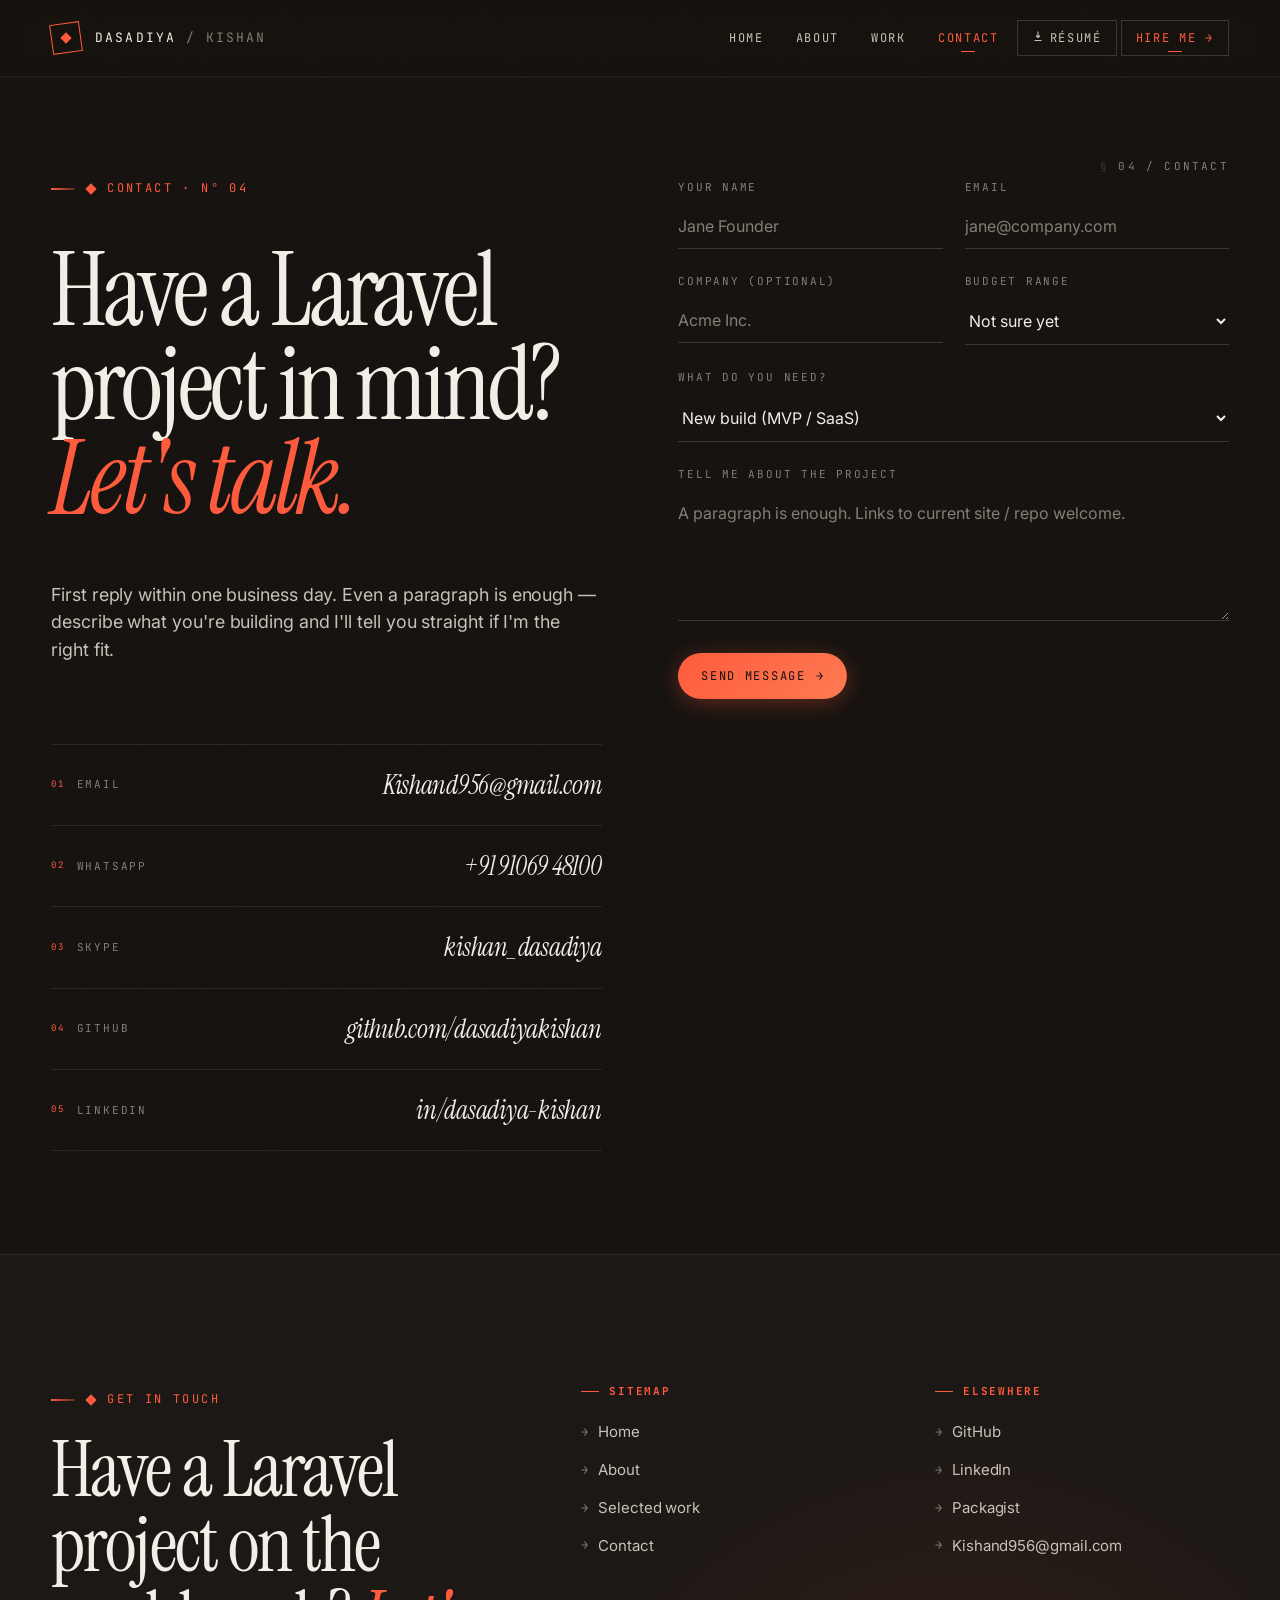
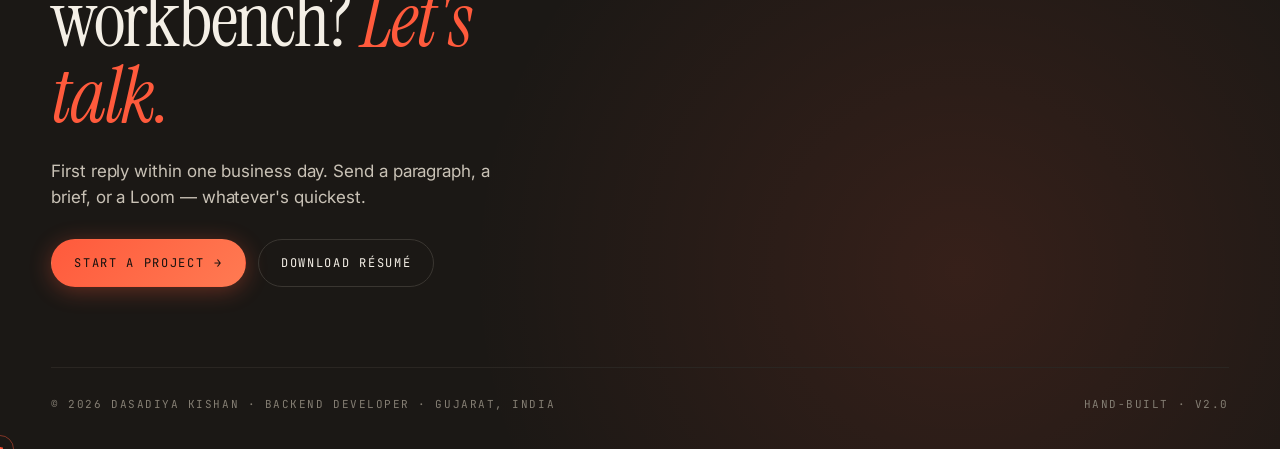
<file: contact.html>
<!doctype html>
<html lang="en">
<head>
<meta charset="utf-8">
<meta name="viewport" content="width=device-width, initial-scale=1">
<meta name="description" content="Contact Kishan Dasadiya for Laravel freelance work, backend contracts, or full-time developer roles. First reply within one business day. Based in Gujarat, India — open to remote.">
<meta name="keywords" content="hire Laravel developer, hire PHP developer, freelance Laravel India, Laravel contractor, backend developer for hire">
<meta name="author" content="Dasadiya Kishan">
<meta name="robots" content="index, follow">
<meta name="google-site-verification" content="YjB1RkMK8kQ8hIFM3nIycKze1BPQ2ybmDKR_i67ubCA">
<meta name="theme-color" content="#14110E">
<link rel="canonical" href="https://dasadiyakishan.github.io/contact.html">
<link rel="icon" href="favicon.svg" type="image/svg+xml">
<link rel="apple-touch-icon" href="favicon.svg">
<meta property="og:type" content="website">
<meta property="og:site_name" content="Dasadiya Kishan — Laravel Developer">
<meta property="og:title" content="Hire Kishan Dasadiya — Laravel Developer for Hire | Contact">
<meta property="og:description" content="Contact Kishan Dasadiya for Laravel freelance work, backend contracts, or full-time developer roles. First reply within one business day. Based in Gujarat, India — open to remote.">
<meta property="og:url" content="https://dasadiyakishan.github.io/contact.html">
<meta property="og:image" content="https://dasadiyakishan.github.io/og-image.png">
<meta property="og:locale" content="en_US">
<meta name="twitter:card" content="summary_large_image">
<meta name="twitter:title" content="Hire Kishan Dasadiya — Laravel Developer for Hire | Contact">
<meta name="twitter:description" content="Contact Kishan Dasadiya for Laravel freelance work, backend contracts, or full-time developer roles. First reply within one business day. Based in Gujarat, India — open to remote.">
<meta name="twitter:image" content="https://dasadiyakishan.github.io/og-image.png">
<title>Hire Kishan Dasadiya — Laravel Developer for Hire | Contact</title>
<link rel="preconnect" href="https://fonts.googleapis.com">
<link rel="dns-prefetch" href="//fonts.googleapis.com">
<link rel="dns-prefetch" href="//fonts.gstatic.com">
<link rel="preconnect" href="https://fonts.gstatic.com" crossorigin>
<link href="https://fonts.googleapis.com/css2?family=Instrument+Serif:ital@0;1&family=Inter:wght@400;500;600;700&family=JetBrains+Mono:wght@400;500;600&display=swap" rel="stylesheet">
<link rel="stylesheet" href="styles.css?v=5">
<link rel="stylesheet" href="animations.css">
<link rel="stylesheet" href="responsive.css">
<link rel="stylesheet" href="attractive.css">
<!-- Google Analytics -->
<script async src="https://www.googletagmanager.com/gtag/js?id=G-M7SB89L87X"></script>
<script>
  window.dataLayer = window.dataLayer || [];
  function gtag(){dataLayer.push(arguments);}
  gtag('js', new Date());
  gtag('config', 'G-M7SB89L87X');
</script>
</head>
<body>
<div id="nav-host"></div>

<section class="container" style="position: relative;">
  <div class="section-mark"><span class="dim">§</span> 04 / Contact</div>
  <div class="contact-grid">
    <div class="contact-side reveal">
      <div class="eyebrow" style="margin-bottom: 16px;"><span class="star"></span> Contact · N° 04</div>
      <h1 class="display" style="font-size: clamp(48px, 8vw, 124px);">Have a Laravel<br>project in mind?<br><em>Let's talk.</em></h1>
      <p class="lede" style="margin-top: 24px;">First reply within one business day. Even a paragraph is enough — describe what you're building and I'll tell you straight if I'm the right fit.</p>

      <div class="contact-channels" style="margin-top: 32px;">
        <a class="contact-channel" href="mailto:Kishand956@gmail.com"><span class="k"><span class="ch-num">01</span> Email</span><span class="v">Kishand956@gmail.com</span></a>
        <a class="contact-channel" href="https://wa.me/919106948100" target="_blank"><span class="k"><span class="ch-num">02</span> WhatsApp</span><span class="v">+91 91069 48100</span></a>
        <a class="contact-channel" href="https://join.skype.com/invite/wIzmnSiWK1br" target="_blank"><span class="k"><span class="ch-num">03</span> Skype</span><span class="v">kishan_dasadiya</span></a>
        <a class="contact-channel" href="https://github.com/dasadiyakishan" target="_blank"><span class="k"><span class="ch-num">04</span> GitHub</span><span class="v">github.com/dasadiyakishan</span></a>
        <a class="contact-channel" href="https://linkedin.com/in/dasadiya-kishan-149b01223" target="_blank"><span class="k"><span class="ch-num">05</span> LinkedIn</span><span class="v">in/dasadiya-kishan</span></a>
      </div>
    </div>

    <div class="reveal">
      <form class="contact" id="contact-form" novalidate>
        <!-- Web3Forms hidden fields -->
        <input type="hidden" name="access_key" value="fcc60d11-6431-4027-bd45-30544e33bbb3">
        <input type="hidden" name="subject" value="New project inquiry from portfolio">
        <input type="hidden" name="from_name" value="Portfolio Contact Form">
        <input type="checkbox" name="botcheck" style="display:none">

        <div class="field-row">
          <div class="field"><label for="name">Your name</label><input id="name" name="name" required placeholder="Jane Founder"></div>
          <div class="field"><label for="email">Email</label><input id="email" name="email" type="email" required placeholder="jane@company.com"></div>
        </div>
        <div class="field-row">
          <div class="field"><label for="company">Company (optional)</label><input id="company" name="company" placeholder="Acme Inc."></div>
          <div class="field">
            <label for="budget">Budget range</label>
            <select id="budget" name="budget">
              <option>Not sure yet</option>
              <option>Under $5k</option>
              <option>$5k – $15k</option>
              <option>$15k – $40k</option>
              <option>$40k+</option>
              <option>Retainer / hourly</option>
            </select>
          </div>
        </div>
        <div class="field">
          <label for="kind">What do you need?</label>
          <select id="kind" name="kind">
            <option>New build (MVP / SaaS)</option>
            <option>Legacy upgrade</option>
            <option>REST API</option>
            <option>Livewire UI</option>
            <option>AWS deploy / infra</option>
            <option>Tech-lead engagement</option>
            <option>Other / not sure</option>
          </select>
        </div>
        <div class="field"><label for="msg">Tell me about the project</label><textarea id="msg" name="msg" required placeholder="A paragraph is enough. Links to current site / repo welcome."></textarea></div>
        <div style="display:flex; gap:14px; align-items:center; flex-wrap:wrap; margin-top:8px;">
          <button class="btn primary" type="submit" id="form-btn">Send message <span class="arrow">→</span></button>
          <span id="form-msg" style="font-family:var(--mono);font-size:11px;letter-spacing:0.14em;text-transform:uppercase;"></span>
        </div>

        <!-- Success state -->
        <div id="form-success" style="display:none; margin-top:32px; padding:28px 24px; border:1px solid #34B860; background:rgba(9,26,16,0.6);">
          <div style="font-family:var(--mono);font-size:11px;color:#34B860;letter-spacing:0.18em;text-transform:uppercase;margin-bottom:10px;">✓ Message sent</div>
          <p style="margin:0;font-family:var(--serif);font-size:22px;color:var(--ink);letter-spacing:-0.01em;">Thanks — I'll reply within one business day.</p>
        </div>
      </form>
    </div>
  </div>
</section>

<div id="foot-host"></div>

<script src="chrome.js"></script>
<script src="site.js"></script>
<script>
mountChrome('contact');

document.getElementById('contact-form').addEventListener('submit', async function(e) {
  e.preventDefault();
  const form   = this;
  const btn    = document.getElementById('form-btn');
  const msg    = document.getElementById('form-msg');
  const success = document.getElementById('form-success');

  // Basic validation
  if (!form.name.value.trim() || !form.email.value.trim() || !form.msg.value.trim()) {
    msg.style.color = 'var(--accent)';
    msg.textContent = '// Please fill in all required fields.';
    return;
  }

  btn.disabled = true;
  btn.textContent = 'Sending…';
  msg.style.color = 'var(--muted)';
  msg.textContent = '';

  try {
    const res = await fetch('https://api.web3forms.com/submit', {
      method: 'POST',
      headers: { 'Content-Type': 'application/json', 'Accept': 'application/json' },
      body: JSON.stringify({
        access_key: form.access_key.value,
        name:       form.name.value,
        email:      form.email.value,
        company:    form.company.value,
        budget:     form.budget.value,
        kind:       form.kind.value,
        message:    form.msg.value,
        subject:    'New project inquiry — ' + form.name.value,
        botcheck:   form.botcheck.value
      })
    });
    const data = await res.json();
    if (data.success) {
      form.style.display = 'none';
      success.style.display = 'block';
      // Track conversion in GA if available
      if (typeof gtag !== 'undefined') {
        gtag('event', 'form_submit', { event_category: 'contact', event_label: form.kind.value });
      }
    } else {
      throw new Error(data.message || 'Submission failed');
    }
  } catch (err) {
    btn.disabled = false;
    btn.innerHTML = 'Send message <span class="arrow">→</span>';
    msg.style.color = 'var(--accent)';
    msg.textContent = '// Something went wrong — email me directly instead.';
  }
});
</script>
<script src="animations.js" defer></script>
</body>
</html>
</file>
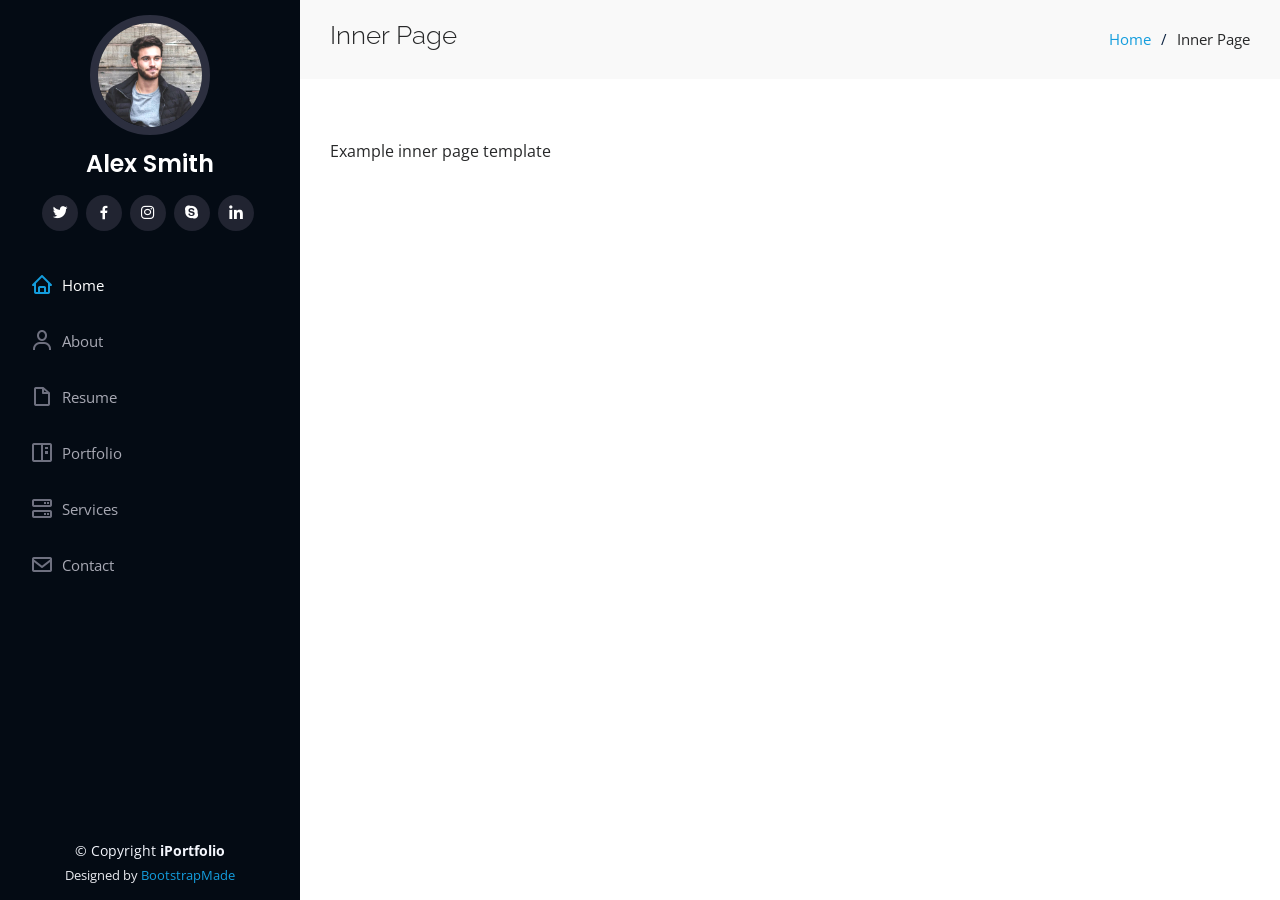
<file: inner-page.html>
<!DOCTYPE html>
<html lang="en">

<head>
  <meta charset="utf-8">
  <meta content="width=device-width, initial-scale=1.0" name="viewport">

  <title>Inner Page - iPortfolio Bootstrap Template</title>
  <meta content="" name="description">
  <meta content="" name="keywords">

  <!-- Favicons -->
  <link href="assets/img/favicon.png" rel="icon">
  <link href="assets/img/apple-touch-icon.png" rel="apple-touch-icon">

  <!-- Google Fonts -->
  <link href="https://fonts.googleapis.com/css?family=Open+Sans:300,300i,400,400i,600,600i,700,700i|Raleway:300,300i,400,400i,500,500i,600,600i,700,700i|Poppins:300,300i,400,400i,500,500i,600,600i,700,700i" rel="stylesheet">

  <!-- Vendor CSS Files -->
  <link href="assets/vendor/aos/aos.css" rel="stylesheet">
  <link href="assets/vendor/bootstrap/css/bootstrap.min.css" rel="stylesheet">
  <link href="assets/vendor/bootstrap-icons/bootstrap-icons.css" rel="stylesheet">
  <link href="assets/vendor/boxicons/css/boxicons.min.css" rel="stylesheet">
  <link href="assets/vendor/glightbox/css/glightbox.min.css" rel="stylesheet">
  <link href="assets/vendor/swiper/swiper-bundle.min.css" rel="stylesheet">

  <!-- Template Main CSS File -->
  <link href="assets/css/style.css" rel="stylesheet">

  <!-- =======================================================
  * Template Name: iPortfolio
  * Updated: May 30 2023 with Bootstrap v5.3.0
  * Template URL: https://bootstrapmade.com/iportfolio-bootstrap-portfolio-websites-template/
  * Author: BootstrapMade.com
  * License: https://bootstrapmade.com/license/
  ======================================================== -->
</head>

<body>

  <!-- ======= Mobile nav toggle button ======= -->
  <i class="bi bi-list mobile-nav-toggle d-xl-none"></i>

  <!-- ======= Header ======= -->
  <header id="header">
    <div class="d-flex flex-column">

      <div class="profile">
        <img src="assets/img/profile-img.jpg" alt="" class="img-fluid rounded-circle">
        <h1 class="text-light"><a href="index.html">Alex Smith</a></h1>
        <div class="social-links mt-3 text-center">
          <a href="#" class="twitter"><i class="bx bxl-twitter"></i></a>
          <a href="#" class="facebook"><i class="bx bxl-facebook"></i></a>
          <a href="#" class="instagram"><i class="bx bxl-instagram"></i></a>
          <a href="#" class="google-plus"><i class="bx bxl-skype"></i></a>
          <a href="#" class="linkedin"><i class="bx bxl-linkedin"></i></a>
        </div>
      </div>

      <nav id="navbar" class="nav-menu navbar">
        <ul>
          <li><a href="#hero" class="nav-link scrollto active"><i class="bx bx-home"></i> <span>Home</span></a></li>
          <li><a href="#about" class="nav-link scrollto"><i class="bx bx-user"></i> <span>About</span></a></li>
          <li><a href="#resume" class="nav-link scrollto"><i class="bx bx-file-blank"></i> <span>Resume</span></a></li>
          <li><a href="#portfolio" class="nav-link scrollto"><i class="bx bx-book-content"></i> <span>Portfolio</span></a></li>
          <li><a href="#services" class="nav-link scrollto"><i class="bx bx-server"></i> <span>Services</span></a></li>
          <li><a href="#contact" class="nav-link scrollto"><i class="bx bx-envelope"></i> <span>Contact</span></a></li>
        </ul>
      </nav><!-- .nav-menu -->
    </div>
  </header><!-- End Header -->

  <main id="main">

    <!-- ======= Breadcrumbs ======= -->
    <section class="breadcrumbs">
      <div class="container">

        <div class="d-flex justify-content-between align-items-center">
          <h2>Inner Page</h2>
          <ol>
            <li><a href="index.html">Home</a></li>
            <li>Inner Page</li>
          </ol>
        </div>

      </div>
    </section><!-- End Breadcrumbs -->

    <section class="inner-page">
      <div class="container">
        <p>
          Example inner page template
        </p>
      </div>
    </section>

  </main><!-- End #main -->

  <!-- ======= Footer ======= -->
  <footer id="footer">
    <div class="container">
      <div class="copyright">
        &copy; Copyright <strong><span>iPortfolio</span></strong>
      </div>
      <div class="credits">
        <!-- All the links in the footer should remain intact. -->
        <!-- You can delete the links only if you purchased the pro version. -->
        <!-- Licensing information: https://bootstrapmade.com/license/ -->
        <!-- Purchase the pro version with working PHP/AJAX contact form: https://bootstrapmade.com/iportfolio-bootstrap-portfolio-websites-template/ -->
        Designed by <a href="https://bootstrapmade.com/">BootstrapMade</a>
      </div>
    </div>
  </footer><!-- End  Footer -->

  <a href="#" class="back-to-top d-flex align-items-center justify-content-center"><i class="bi bi-arrow-up-short"></i></a>

  <!-- Vendor JS Files -->
  <script src="assets/vendor/purecounter/purecounter_vanilla.js"></script>
  <script src="assets/vendor/aos/aos.js"></script>
  <script src="assets/vendor/bootstrap/js/bootstrap.bundle.min.js"></script>
  <script src="assets/vendor/glightbox/js/glightbox.min.js"></script>
  <script src="assets/vendor/isotope-layout/isotope.pkgd.min.js"></script>
  <script src="assets/vendor/swiper/swiper-bundle.min.js"></script>
  <script src="assets/vendor/typed.js/typed.umd.js"></script>
  <script src="assets/vendor/waypoints/noframework.waypoints.js"></script>
  <script src="assets/vendor/php-email-form/validate.js"></script>

  <!-- Template Main JS File -->
  <script src="assets/js/main.js"></script>

</body>

</html>
</file>
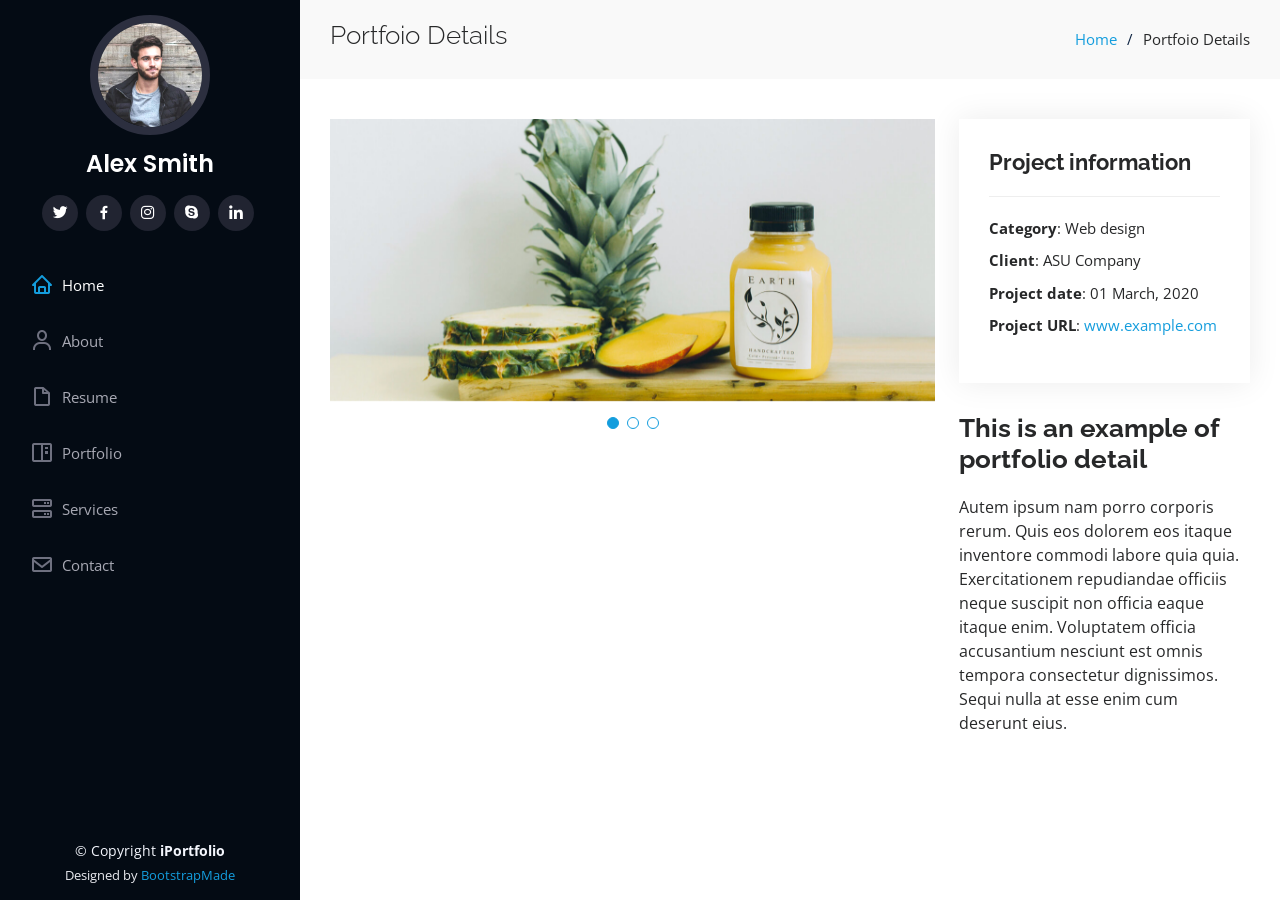
<file: portfolio-details.html>
<!DOCTYPE html>
<html lang="en">

<head>
  <meta charset="utf-8">
  <meta content="width=device-width, initial-scale=1.0" name="viewport">

  <title>Portfolio Details - iPortfolio Bootstrap Template</title>
  <meta content="" name="description">
  <meta content="" name="keywords">

  <!-- Favicons -->
  <link href="assets/img/favicon.png" rel="icon">
  <link href="assets/img/apple-touch-icon.png" rel="apple-touch-icon">

  <!-- Google Fonts -->
  <link href="https://fonts.googleapis.com/css?family=Open+Sans:300,300i,400,400i,600,600i,700,700i|Raleway:300,300i,400,400i,500,500i,600,600i,700,700i|Poppins:300,300i,400,400i,500,500i,600,600i,700,700i" rel="stylesheet">

  <!-- Vendor CSS Files -->
  <link href="assets/vendor/aos/aos.css" rel="stylesheet">
  <link href="assets/vendor/bootstrap/css/bootstrap.min.css" rel="stylesheet">
  <link href="assets/vendor/bootstrap-icons/bootstrap-icons.css" rel="stylesheet">
  <link href="assets/vendor/boxicons/css/boxicons.min.css" rel="stylesheet">
  <link href="assets/vendor/glightbox/css/glightbox.min.css" rel="stylesheet">
  <link href="assets/vendor/swiper/swiper-bundle.min.css" rel="stylesheet">

  <!-- Template Main CSS File -->
  <link href="assets/css/style.css" rel="stylesheet">

  <!-- =======================================================
  * Template Name: iPortfolio
  * Updated: May 30 2023 with Bootstrap v5.3.0
  * Template URL: https://bootstrapmade.com/iportfolio-bootstrap-portfolio-websites-template/
  * Author: BootstrapMade.com
  * License: https://bootstrapmade.com/license/
  ======================================================== -->
</head>

<body>

  <!-- ======= Mobile nav toggle button ======= -->
  <i class="bi bi-list mobile-nav-toggle d-xl-none"></i>

  <!-- ======= Header ======= -->
  <header id="header">
    <div class="d-flex flex-column">

      <div class="profile">
        <img src="assets/img/profile-img.jpg" alt="" class="img-fluid rounded-circle">
        <h1 class="text-light"><a href="index.html">Alex Smith</a></h1>
        <div class="social-links mt-3 text-center">
          <a href="#" class="twitter"><i class="bx bxl-twitter"></i></a>
          <a href="#" class="facebook"><i class="bx bxl-facebook"></i></a>
          <a href="#" class="instagram"><i class="bx bxl-instagram"></i></a>
          <a href="#" class="google-plus"><i class="bx bxl-skype"></i></a>
          <a href="#" class="linkedin"><i class="bx bxl-linkedin"></i></a>
        </div>
      </div>

      <nav id="navbar" class="nav-menu navbar">
        <ul>
          <li><a href="#hero" class="nav-link scrollto active"><i class="bx bx-home"></i> <span>Home</span></a></li>
          <li><a href="#about" class="nav-link scrollto"><i class="bx bx-user"></i> <span>About</span></a></li>
          <li><a href="#resume" class="nav-link scrollto"><i class="bx bx-file-blank"></i> <span>Resume</span></a></li>
          <li><a href="#portfolio" class="nav-link scrollto"><i class="bx bx-book-content"></i> <span>Portfolio</span></a></li>
          <li><a href="#services" class="nav-link scrollto"><i class="bx bx-server"></i> <span>Services</span></a></li>
          <li><a href="#contact" class="nav-link scrollto"><i class="bx bx-envelope"></i> <span>Contact</span></a></li>
        </ul>
      </nav><!-- .nav-menu -->
    </div>
  </header><!-- End Header -->

  <main id="main">

    <!-- ======= Breadcrumbs ======= -->
    <section id="breadcrumbs" class="breadcrumbs">
      <div class="container">

        <div class="d-flex justify-content-between align-items-center">
          <h2>Portfoio Details</h2>
          <ol>
            <li><a href="index.html">Home</a></li>
            <li>Portfoio Details</li>
          </ol>
        </div>

      </div>
    </section><!-- End Breadcrumbs -->

    <!-- ======= Portfolio Details Section ======= -->
    <section id="portfolio-details" class="portfolio-details">
      <div class="container">

        <div class="row gy-4">

          <div class="col-lg-8">
            <div class="portfolio-details-slider swiper">
              <div class="swiper-wrapper align-items-center">

                <div class="swiper-slide">
                  <img src="assets/img/portfolio/portfolio-details-1.jpg" alt="">
                </div>

                <div class="swiper-slide">
                  <img src="assets/img/portfolio/portfolio-details-2.jpg" alt="">
                </div>

                <div class="swiper-slide">
                  <img src="assets/img/portfolio/portfolio-details-3.jpg" alt="">
                </div>

              </div>
              <div class="swiper-pagination"></div>
            </div>
          </div>

          <div class="col-lg-4">
            <div class="portfolio-info">
              <h3>Project information</h3>
              <ul>
                <li><strong>Category</strong>: Web design</li>
                <li><strong>Client</strong>: ASU Company</li>
                <li><strong>Project date</strong>: 01 March, 2020</li>
                <li><strong>Project URL</strong>: <a href="#">www.example.com</a></li>
              </ul>
            </div>
            <div class="portfolio-description">
              <h2>This is an example of portfolio detail</h2>
              <p>
                Autem ipsum nam porro corporis rerum. Quis eos dolorem eos itaque inventore commodi labore quia quia. Exercitationem repudiandae officiis neque suscipit non officia eaque itaque enim. Voluptatem officia accusantium nesciunt est omnis tempora consectetur dignissimos. Sequi nulla at esse enim cum deserunt eius.
              </p>
            </div>
          </div>

        </div>

      </div>
    </section><!-- End Portfolio Details Section -->

  </main><!-- End #main -->

  <!-- ======= Footer ======= -->
  <footer id="footer">
    <div class="container">
      <div class="copyright">
        &copy; Copyright <strong><span>iPortfolio</span></strong>
      </div>
      <div class="credits">
        <!-- All the links in the footer should remain intact. -->
        <!-- You can delete the links only if you purchased the pro version. -->
        <!-- Licensing information: https://bootstrapmade.com/license/ -->
        <!-- Purchase the pro version with working PHP/AJAX contact form: https://bootstrapmade.com/iportfolio-bootstrap-portfolio-websites-template/ -->
        Designed by <a href="https://bootstrapmade.com/">BootstrapMade</a>
      </div>
    </div>
  </footer><!-- End  Footer -->

  <a href="#" class="back-to-top d-flex align-items-center justify-content-center"><i class="bi bi-arrow-up-short"></i></a>

  <!-- Vendor JS Files -->
  <script src="assets/vendor/purecounter/purecounter_vanilla.js"></script>
  <script src="assets/vendor/aos/aos.js"></script>
  <script src="assets/vendor/bootstrap/js/bootstrap.bundle.min.js"></script>
  <script src="assets/vendor/glightbox/js/glightbox.min.js"></script>
  <script src="assets/vendor/isotope-layout/isotope.pkgd.min.js"></script>
  <script src="assets/vendor/swiper/swiper-bundle.min.js"></script>
  <script src="assets/vendor/typed.js/typed.umd.js"></script>
  <script src="assets/vendor/waypoints/noframework.waypoints.js"></script>
  <script src="assets/vendor/php-email-form/validate.js"></script>

  <!-- Template Main JS File -->
  <script src="assets/js/main.js"></script>

</body>

</html>
</file>
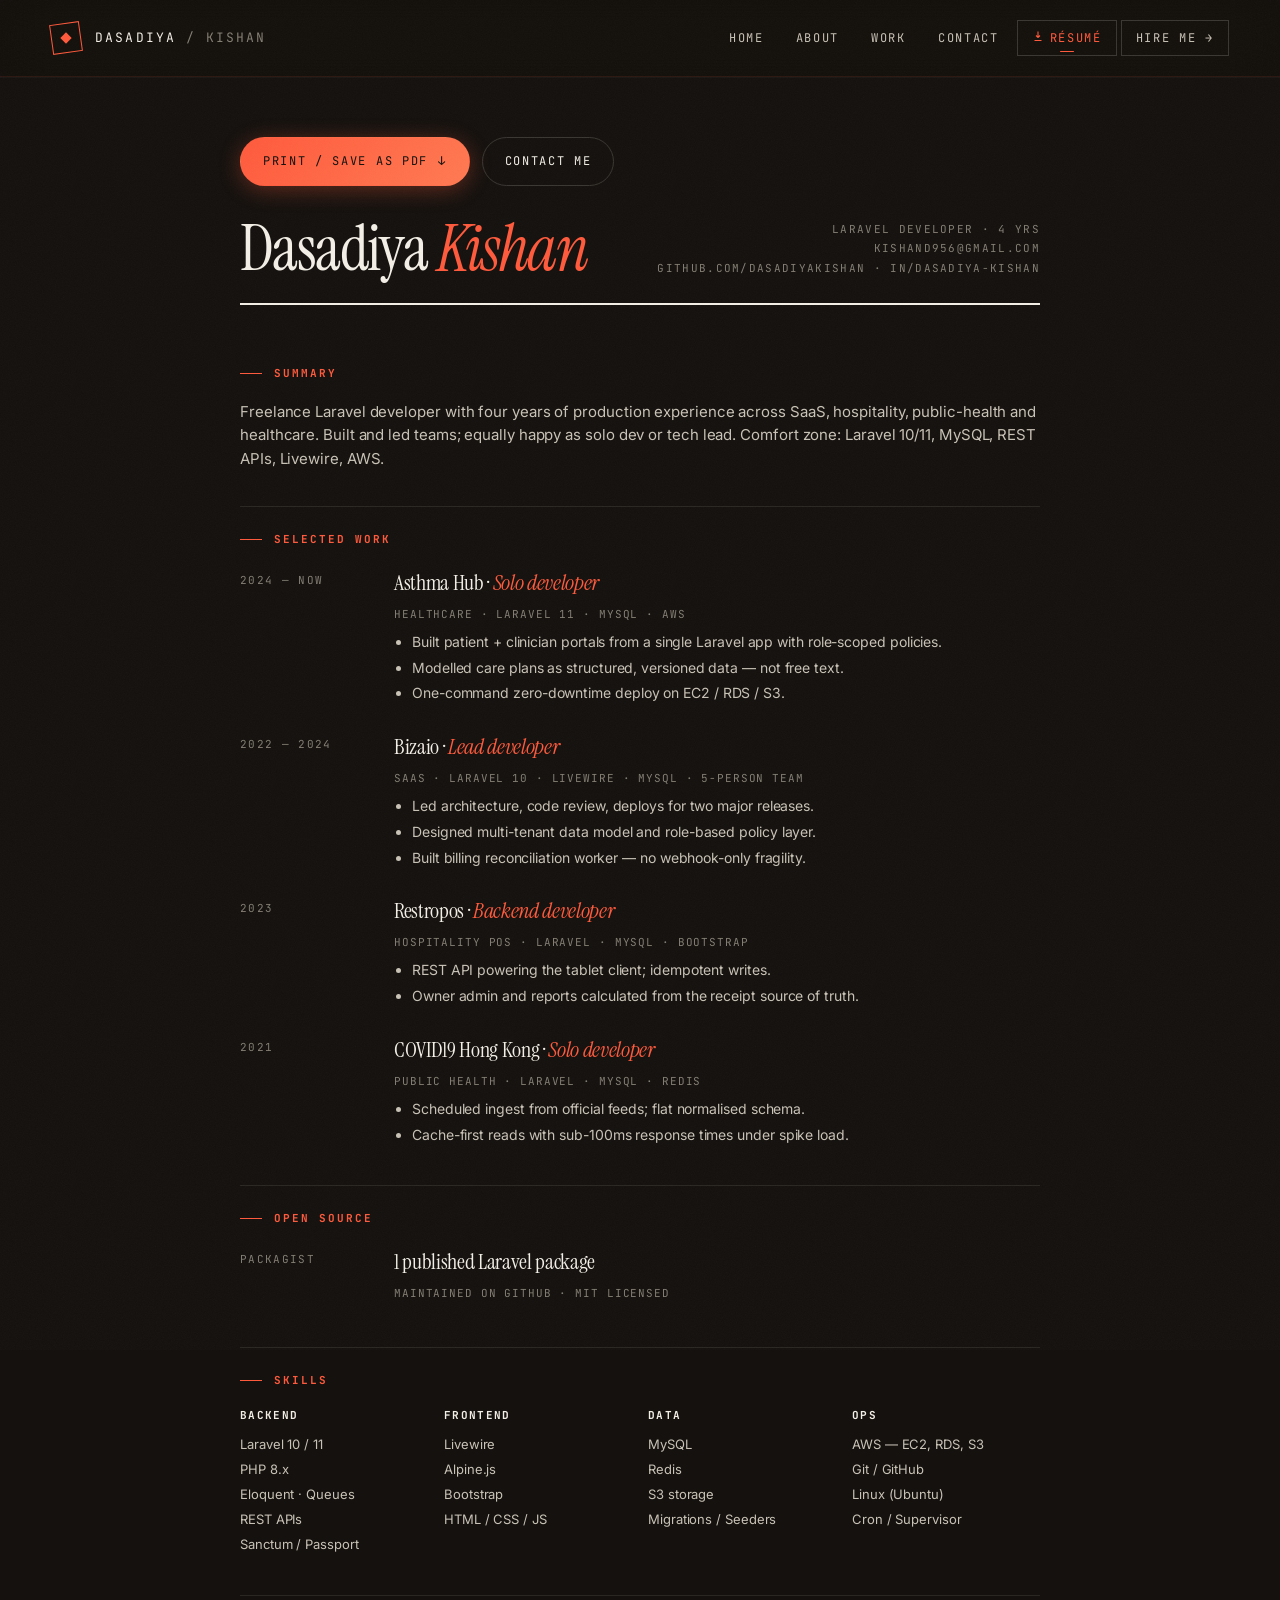
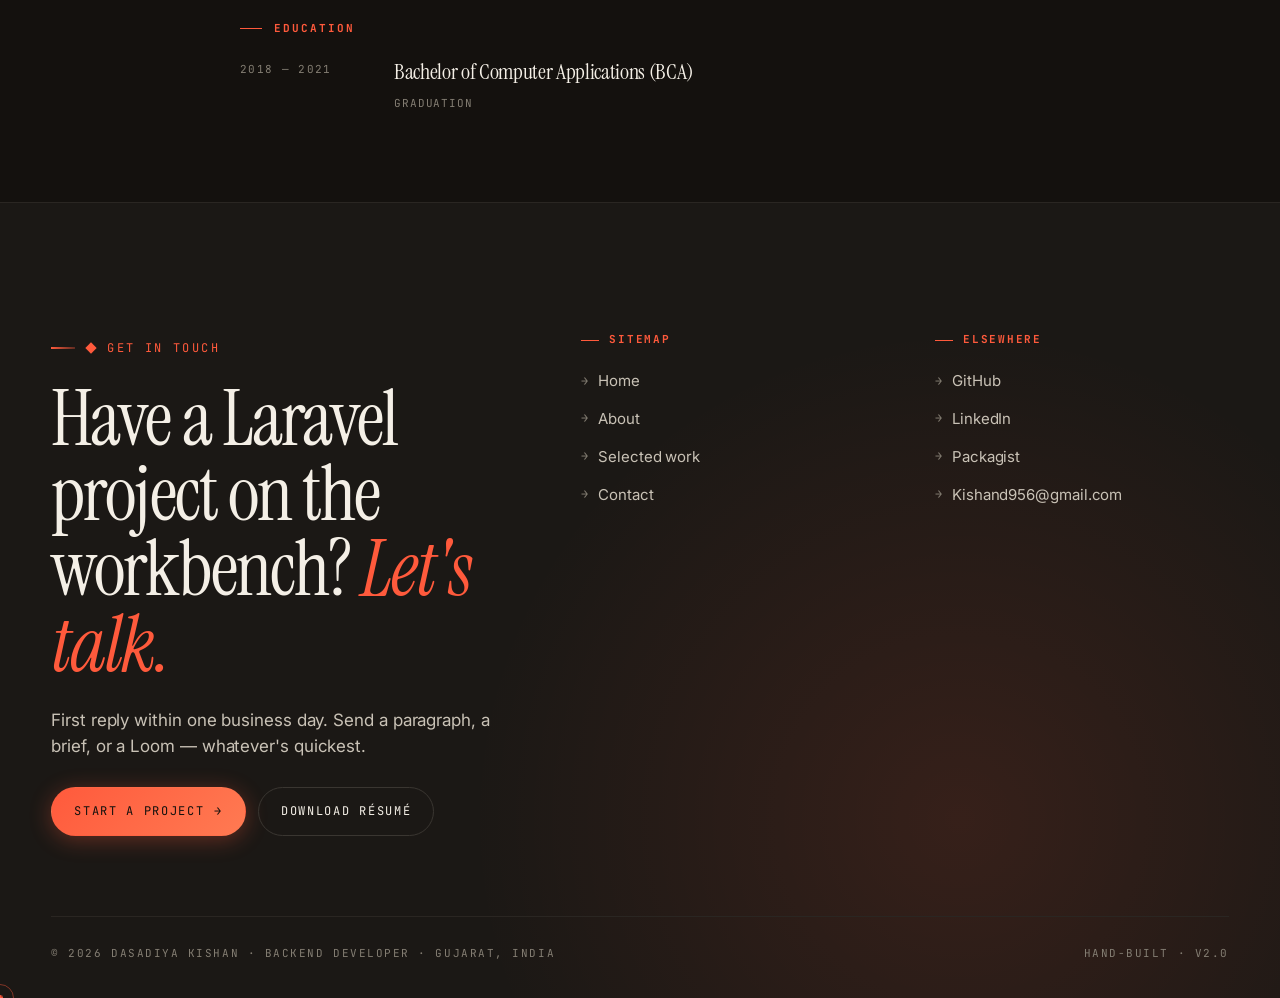
<file: resume.html>
<!doctype html>
<html lang="en">
<head>
<meta charset="utf-8">
<meta name="viewport" content="width=device-width, initial-scale=1">
<meta name="description" content="CV and résumé of Dasadiya Kishan — Senior Laravel developer with 4 years experience as team lead, skilled in Laravel 11, PHP 8, MySQL, Redis, AWS, and Livewire.">
<meta name="keywords" content="Laravel developer resume, PHP developer CV, senior developer resume, Laravel 11 developer, PHP 8 developer CV">
<meta name="author" content="Dasadiya Kishan">
<meta name="robots" content="index, follow">
<meta name="google-site-verification" content="YjB1RkMK8kQ8hIFM3nIycKze1BPQ2ybmDKR_i67ubCA">
<meta name="theme-color" content="#14110E">
<link rel="canonical" href="https://dasadiyakishan.github.io/resume.html">
<link rel="icon" href="favicon.svg" type="image/svg+xml">
<link rel="apple-touch-icon" href="favicon.svg">
<meta property="og:type" content="website">
<meta property="og:site_name" content="Dasadiya Kishan — Laravel Developer">
<meta property="og:title" content="Résumé — Dasadiya Kishan | Senior Laravel & PHP Developer CV">
<meta property="og:description" content="CV and résumé of Dasadiya Kishan — Senior Laravel developer with 4 years experience as team lead, skilled in Laravel 11, PHP 8, MySQL, Redis, AWS, and Livewire.">
<meta property="og:url" content="https://dasadiyakishan.github.io/resume.html">
<meta property="og:image" content="https://dasadiyakishan.github.io/og-image.png">
<meta property="og:locale" content="en_US">
<meta name="twitter:card" content="summary_large_image">
<meta name="twitter:title" content="Résumé — Dasadiya Kishan | Senior Laravel & PHP Developer CV">
<meta name="twitter:description" content="CV and résumé of Dasadiya Kishan — Senior Laravel developer with 4 years experience as team lead, skilled in Laravel 11, PHP 8, MySQL, Redis, AWS, and Livewire.">
<meta name="twitter:image" content="https://dasadiyakishan.github.io/og-image.png">
<title>Résumé — Dasadiya Kishan | Senior Laravel & PHP Developer CV</title>
<link rel="preconnect" href="https://fonts.googleapis.com">
<link rel="dns-prefetch" href="//fonts.googleapis.com">
<link rel="dns-prefetch" href="//fonts.gstatic.com">
<link rel="preconnect" href="https://fonts.gstatic.com" crossorigin>
<link href="https://fonts.googleapis.com/css2?family=Instrument+Serif:ital@0;1&family=Inter:wght@400;500;600;700&family=JetBrains+Mono:wght@400;500;600&display=swap" rel="stylesheet">
<link rel="stylesheet" href="styles.css?v=5">
<link rel="stylesheet" href="animations.css">
<link rel="stylesheet" href="responsive.css">
<link rel="stylesheet" href="attractive.css">
<style>
  @media print {
    .nav, .foot { display: none !important; }
    body { background: white; color: #14110E; }
    .resume { padding: 0; }
  }
  .resume {
    max-width: 880px; margin: 0 auto; padding: 60px 40px;
    font-size: 15px; line-height: 1.55;
  }
  .resume header.r-head {
    display: flex; justify-content: space-between; align-items: end;
    padding-bottom: 24px; border-bottom: 2px solid var(--ink);
  }
  .resume h1 {
    font-family: var(--serif); font-weight: 400; font-size: 64px;
    margin: 0; letter-spacing: -0.025em; line-height: 0.96;
  }
  .resume h1 em { font-style: italic; color: var(--accent); }
  .resume .contact-line {
    font-family: var(--mono); font-size: 11px; color: var(--muted);
    letter-spacing: 0.12em; text-align: right; line-height: 1.8;
    text-transform: uppercase;
  }
  .resume h2 {
    font-family: var(--mono); font-size: 11px; color: var(--accent);
    text-transform: uppercase; letter-spacing: 0.18em;
    margin: 36px 0 18px 0; padding-top: 24px; border-top: 1px solid var(--line);
    display: flex; align-items: center; gap: 12px;
  }
  .resume h2::before { content: ""; width: 22px; height: 1px; background: var(--accent); }
  .resume h2:first-of-type { border-top: 0; padding-top: 24px; }
  .r-row { display: grid; grid-template-columns: 130px 1fr; gap: 24px; margin-bottom: 22px; }
  .r-row .when {
    font-family: var(--mono); font-size: 11px; color: var(--muted);
    letter-spacing: 0.12em; text-transform: uppercase; padding-top: 6px;
  }
  .r-row h3 {
    font-family: var(--serif); font-weight: 400; font-size: 22px;
    margin: 0 0 6px 0; letter-spacing: -0.015em;
  }
  .r-row h3 em { font-style: italic; color: var(--accent); }
  .r-row .org {
    font-family: var(--mono); font-size: 11px; color: var(--muted);
    margin-bottom: 8px; letter-spacing: 0.08em; text-transform: uppercase;
  }
  .r-row ul { margin: 0; padding-left: 18px; }
  .r-row li { margin-bottom: 4px; font-size: 14px; color: var(--ink-2); }
  .skills-grid { display: grid; grid-template-columns: repeat(4, 1fr); gap: 16px; }
  .skills-grid h4 {
    font-family: var(--mono); font-size: 11px; color: var(--ink);
    text-transform: uppercase; letter-spacing: 0.12em; margin: 0 0 10px 0;
  }
  .skills-grid ul { list-style: none; padding: 0; margin: 0; font-size: 13px; color: var(--ink-2); }
  .skills-grid li { margin-bottom: 5px; }
  .download-bar { display: flex; gap: 12px; padding: 0 0 32px 0; }
  @media (max-width: 600px) {
    .resume { padding: 40px 20px; }
    .resume header.r-head { flex-direction: column; align-items: flex-start; gap: 16px; }
    .resume .contact-line { text-align: left; }
    .skills-grid { grid-template-columns: repeat(2, 1fr); }
    .r-row { grid-template-columns: 1fr; gap: 6px; }
  }
</style>
<!-- Google Analytics -->
<script async src="https://www.googletagmanager.com/gtag/js?id=G-M7SB89L87X"></script>
<script>
  window.dataLayer = window.dataLayer || [];
  function gtag(){dataLayer.push(arguments);}
  gtag('js', new Date());
  gtag('config', 'G-M7SB89L87X');
</script>
</head>
<body>
<div id="nav-host"></div>

<div class="resume">
  <div class="download-bar">
    <button class="btn primary" onclick="window.print()">Print / Save as PDF <span class="arrow">↓</span></button>
    <a class="btn" href="contact.html">Contact me</a>
  </div>

  <header class="r-head">
    <h1>Dasadiya <em>Kishan</em></h1>
    <div class="contact-line">
      Laravel Developer · 4 yrs<br>
      Kishand956@gmail.com<br>
      github.com/dasadiyakishan · in/dasadiya-kishan
    </div>
  </header>

  <h2>Summary</h2>
  <p style="color: var(--ink-2);">Freelance Laravel developer with four years of production experience across SaaS, hospitality, public-health and healthcare. Built and led teams; equally happy as solo dev or tech lead. Comfort zone: Laravel 10/11, MySQL, REST APIs, Livewire, AWS.</p>

  <h2>Selected work</h2>
  <div class="r-row">
    <div class="when">2024 — Now</div>
    <div>
      <h3>Asthma Hub · <em>Solo developer</em></h3>
      <div class="org">Healthcare · Laravel 11 · MySQL · AWS</div>
      <ul>
        <li>Built patient + clinician portals from a single Laravel app with role-scoped policies.</li>
        <li>Modelled care plans as structured, versioned data — not free text.</li>
        <li>One-command zero-downtime deploy on EC2 / RDS / S3.</li>
      </ul>
    </div>
  </div>
  <div class="r-row">
    <div class="when">2022 — 2024</div>
    <div>
      <h3>Bizaio · <em>Lead developer</em></h3>
      <div class="org">SaaS · Laravel 10 · Livewire · MySQL · 5-person team</div>
      <ul>
        <li>Led architecture, code review, deploys for two major releases.</li>
        <li>Designed multi-tenant data model and role-based policy layer.</li>
        <li>Built billing reconciliation worker — no webhook-only fragility.</li>
      </ul>
    </div>
  </div>
  <div class="r-row">
    <div class="when">2023</div>
    <div>
      <h3>Restropos · <em>Backend developer</em></h3>
      <div class="org">Hospitality POS · Laravel · MySQL · Bootstrap</div>
      <ul>
        <li>REST API powering the tablet client; idempotent writes.</li>
        <li>Owner admin and reports calculated from the receipt source of truth.</li>
      </ul>
    </div>
  </div>
  <div class="r-row">
    <div class="when">2021</div>
    <div>
      <h3>COVID19 Hong Kong · <em>Solo developer</em></h3>
      <div class="org">Public health · Laravel · MySQL · Redis</div>
      <ul>
        <li>Scheduled ingest from official feeds; flat normalised schema.</li>
        <li>Cache-first reads with sub-100ms response times under spike load.</li>
      </ul>
    </div>
  </div>

  <h2>Open source</h2>
  <div class="r-row">
    <div class="when">Packagist</div>
    <div>
      <h3>1 published Laravel package</h3>
      <div class="org">Maintained on GitHub · MIT licensed</div>
    </div>
  </div>

  <h2>Skills</h2>
  <div class="skills-grid">
    <div><h4>Backend</h4><ul><li>Laravel 10 / 11</li><li>PHP 8.x</li><li>Eloquent · Queues</li><li>REST APIs</li><li>Sanctum / Passport</li></ul></div>
    <div><h4>Frontend</h4><ul><li>Livewire</li><li>Alpine.js</li><li>Bootstrap</li><li>HTML / CSS / JS</li></ul></div>
    <div><h4>Data</h4><ul><li>MySQL</li><li>Redis</li><li>S3 storage</li><li>Migrations / Seeders</li></ul></div>
    <div><h4>Ops</h4><ul><li>AWS — EC2, RDS, S3</li><li>Git / GitHub</li><li>Linux (Ubuntu)</li><li>Cron / Supervisor</li></ul></div>
  </div>

  <h2>Education</h2>
  <div class="r-row">
    <div class="when">2018 — 2021</div>
    <div>
      <h3>Bachelor of Computer Applications (BCA)</h3>
      <div class="org">Graduation</div>
    </div>
  </div>
</div>

<div id="foot-host"></div>

<script src="chrome.js"></script>
<script src="site.js"></script>
<script>mountChrome();</script>
<script src="animations.js" defer></script>
</body>
</html>
</file>
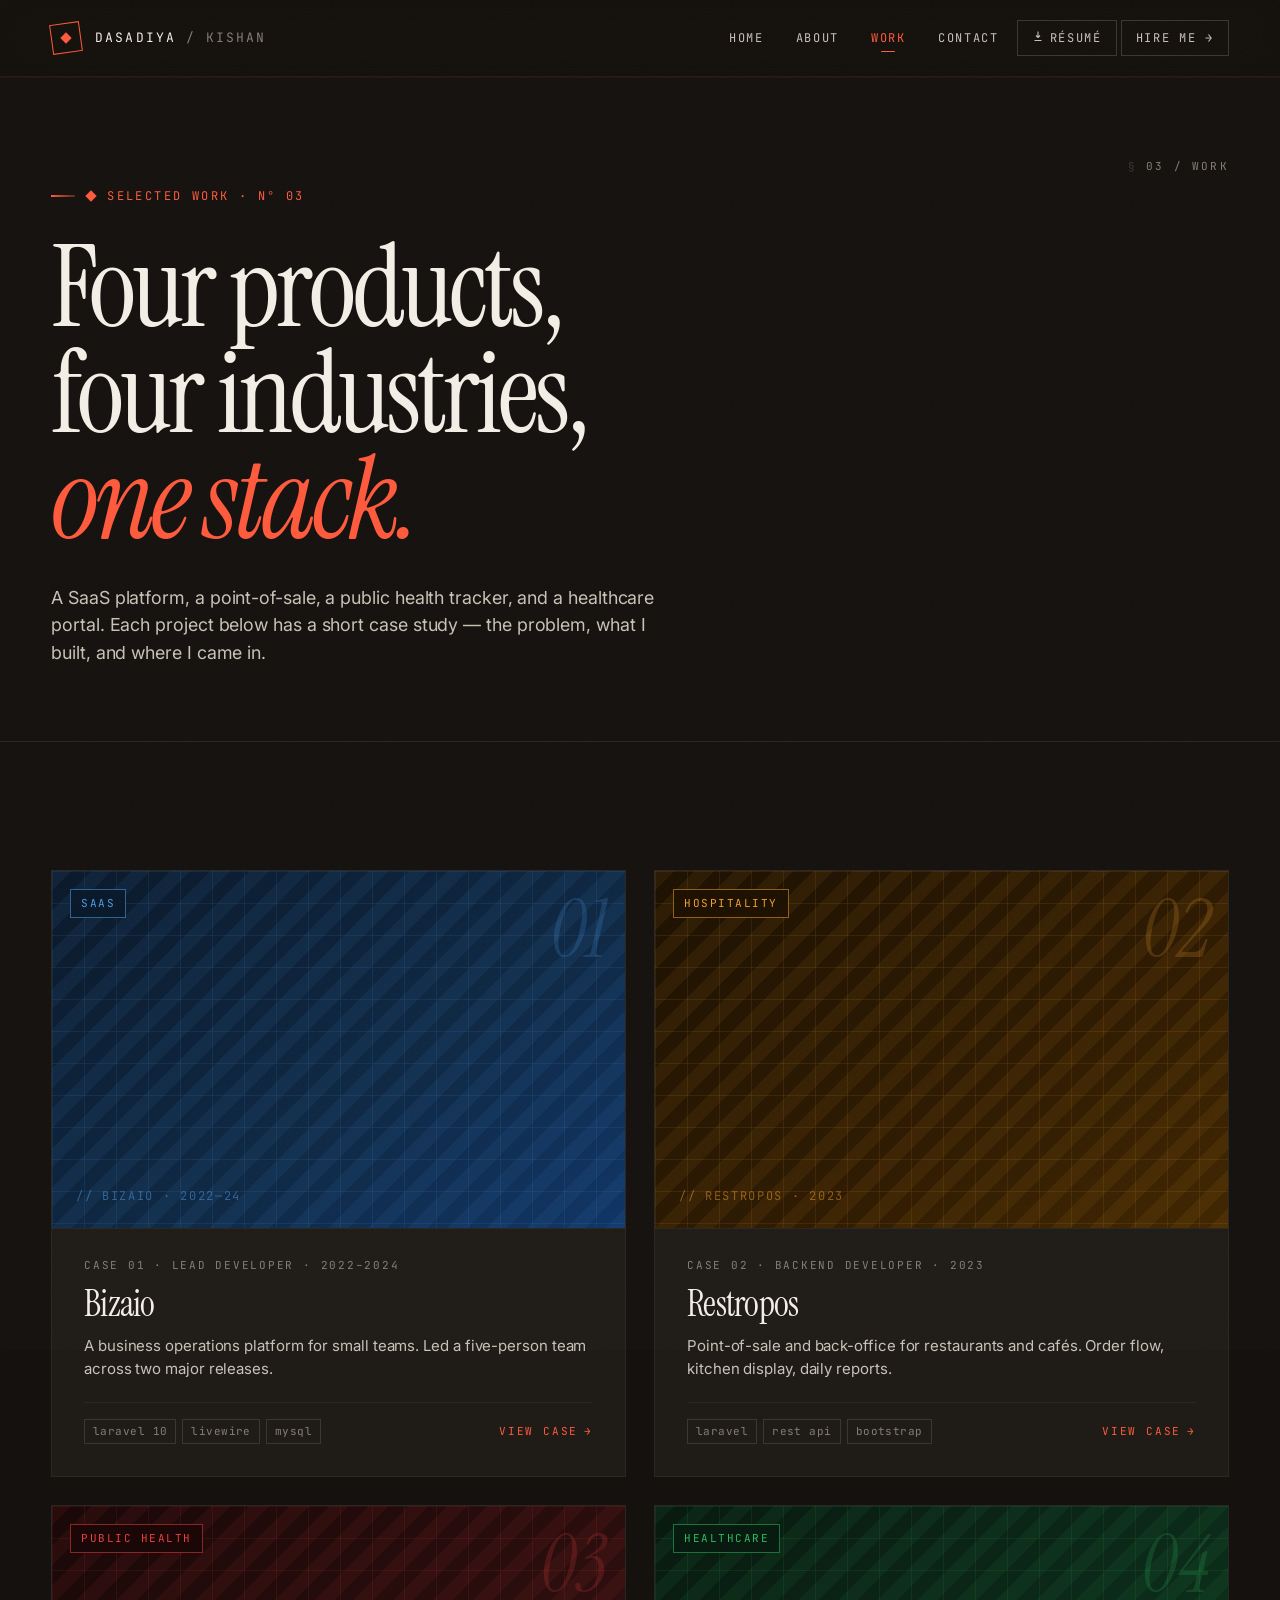
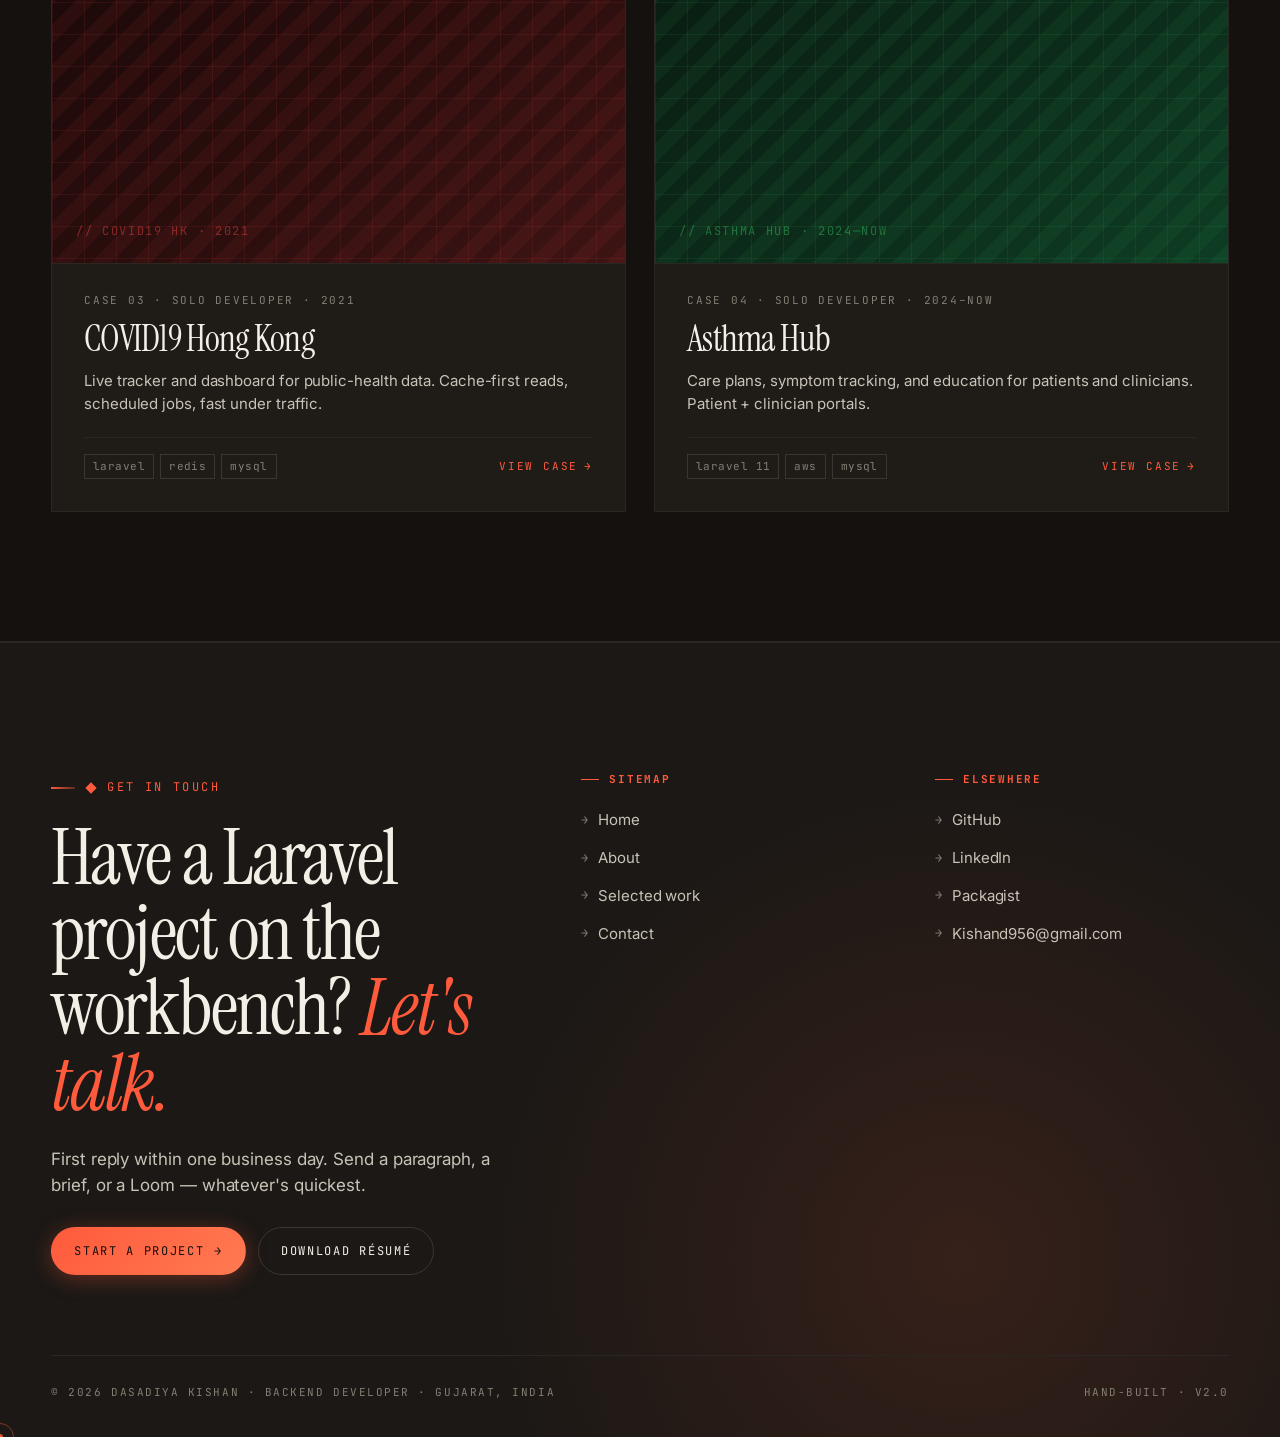
<file: work.html>
<!doctype html>
<html lang="en">
<head>
<meta charset="utf-8">
<meta name="viewport" content="width=device-width, initial-scale=1">
<meta name="description" content="Laravel portfolio of Kishan Dasadiya: Bizaio SaaS platform, Restropos restaurant POS, COVID19 Hong Kong public health tracker, and Asthma Hub healthcare portal.">
<meta name="keywords" content="Laravel portfolio, PHP case studies, SaaS development projects, REST API portfolio, Laravel case studies">
<meta name="author" content="Dasadiya Kishan">
<meta name="robots" content="index, follow">
<meta name="google-site-verification" content="YjB1RkMK8kQ8hIFM3nIycKze1BPQ2ybmDKR_i67ubCA">
<meta name="theme-color" content="#14110E">
<link rel="canonical" href="https://dasadiyakishan.github.io/work.html">
<link rel="icon" href="favicon.svg" type="image/svg+xml">
<link rel="apple-touch-icon" href="favicon.svg">
<meta property="og:type" content="website">
<meta property="og:site_name" content="Dasadiya Kishan — Laravel Developer">
<meta property="og:title" content="Selected Work — Kishan Dasadiya | Laravel Portfolio & Case Studies">
<meta property="og:description" content="Laravel portfolio of Kishan Dasadiya: Bizaio SaaS platform, Restropos restaurant POS, COVID19 Hong Kong public health tracker, and Asthma Hub healthcare portal.">
<meta property="og:url" content="https://dasadiyakishan.github.io/work.html">
<meta property="og:image" content="https://dasadiyakishan.github.io/og-image.png">
<meta property="og:locale" content="en_US">
<meta name="twitter:card" content="summary_large_image">
<meta name="twitter:title" content="Selected Work — Kishan Dasadiya | Laravel Portfolio & Case Studies">
<meta name="twitter:description" content="Laravel portfolio of Kishan Dasadiya: Bizaio SaaS platform, Restropos restaurant POS, COVID19 Hong Kong public health tracker, and Asthma Hub healthcare portal.">
<meta name="twitter:image" content="https://dasadiyakishan.github.io/og-image.png">
<title>Selected Work — Kishan Dasadiya | Laravel Portfolio & Case Studies</title>
<link rel="preconnect" href="https://fonts.googleapis.com">
<link rel="dns-prefetch" href="//fonts.googleapis.com">
<link rel="dns-prefetch" href="//fonts.gstatic.com">
<link rel="preconnect" href="https://fonts.gstatic.com" crossorigin>
<link href="https://fonts.googleapis.com/css2?family=Instrument+Serif:ital@0;1&family=Inter:wght@400;500;600;700&family=JetBrains+Mono:wght@400;500;600&display=swap" rel="stylesheet">
<link rel="stylesheet" href="styles.css?v=5">
<link rel="stylesheet" href="animations.css">
<link rel="stylesheet" href="responsive.css">
<link rel="stylesheet" href="attractive.css">
<!-- Google Analytics -->
<script async src="https://www.googletagmanager.com/gtag/js?id=G-M7SB89L87X"></script>
<script>
  window.dataLayer = window.dataLayer || [];
  function gtag(){dataLayer.push(arguments);}
  gtag('js', new Date());
  gtag('config', 'G-M7SB89L87X');
</script>
</head>
<body>
<div id="nav-host"></div>

<section class="container" style="padding-block: clamp(56px,8vw,120px) 56px; border-bottom: 1px solid var(--line); position: relative;">
  <div class="section-mark"><span class="dim">§</span> 03 / Work</div>
  <div class="reveal">
    <div class="eyebrow" style="margin-bottom: 28px;"><span class="star"></span> Selected work · N° 03</div>
    <h1 class="display" style="font-size: clamp(48px, 9vw, 144px);">Four products,<br>four industries,<br><em>one stack.</em></h1>
    <p class="lede" style="margin-top: 32px;">
      A SaaS platform, a point-of-sale, a public health tracker, and a healthcare portal.
      Each project below has a short case study — the problem, what I built, and where I came in.
    </p>
  </div>
</section>

<section class="block">
  <div class="container">
    <div class="work-grid reveal">
      <a class="work-card" href="case-bizaio.html">
        <div class="thumb">
          <div class="thumb-bg"></div><div class="thumb-grid"></div>
          <span class="thumb-tag">SaaS</span><span class="thumb-num">01</span>
          <span class="thumb-label">// Bizaio · 2022—24</span>
        </div>
        <div class="body">
          <div class="kicker">Case 01 · Lead developer · 2022–2024</div>
          <h3>Bizaio</h3>
          <div class="desc">A business operations platform for small teams. Led a five-person team across two major releases.</div>
          <div class="row"><div class="tags"><span class="tag">laravel 10</span><span class="tag">livewire</span><span class="tag">mysql</span></div><span class="more">View case <span class="arr">→</span></span></div>
        </div>
      </a>
      <a class="work-card" href="case-restropos.html">
        <div class="thumb">
          <div class="thumb-bg"></div><div class="thumb-grid"></div>
          <span class="thumb-tag">Hospitality</span><span class="thumb-num">02</span>
          <span class="thumb-label">// Restropos · 2023</span>
        </div>
        <div class="body">
          <div class="kicker">Case 02 · Backend developer · 2023</div>
          <h3>Restropos</h3>
          <div class="desc">Point-of-sale and back-office for restaurants and cafés. Order flow, kitchen display, daily reports.</div>
          <div class="row"><div class="tags"><span class="tag">laravel</span><span class="tag">rest api</span><span class="tag">bootstrap</span></div><span class="more">View case <span class="arr">→</span></span></div>
        </div>
      </a>
      <a class="work-card" href="case-covid19hk.html">
        <div class="thumb">
          <div class="thumb-bg"></div><div class="thumb-grid"></div>
          <span class="thumb-tag">Public health</span><span class="thumb-num">03</span>
          <span class="thumb-label">// COVID19 HK · 2021</span>
        </div>
        <div class="body">
          <div class="kicker">Case 03 · Solo developer · 2021</div>
          <h3>COVID19 Hong Kong</h3>
          <div class="desc">Live tracker and dashboard for public-health data. Cache-first reads, scheduled jobs, fast under traffic.</div>
          <div class="row"><div class="tags"><span class="tag">laravel</span><span class="tag">redis</span><span class="tag">mysql</span></div><span class="more">View case <span class="arr">→</span></span></div>
        </div>
      </a>
      <a class="work-card" href="case-asthma.html">
        <div class="thumb">
          <div class="thumb-bg"></div><div class="thumb-grid"></div>
          <span class="thumb-tag">Healthcare</span><span class="thumb-num">04</span>
          <span class="thumb-label">// Asthma Hub · 2024—now</span>
        </div>
        <div class="body">
          <div class="kicker">Case 04 · Solo developer · 2024–Now</div>
          <h3>Asthma Hub</h3>
          <div class="desc">Care plans, symptom tracking, and education for patients and clinicians. Patient + clinician portals.</div>
          <div class="row"><div class="tags"><span class="tag">laravel 11</span><span class="tag">aws</span><span class="tag">mysql</span></div><span class="more">View case <span class="arr">→</span></span></div>
        </div>
      </a>
    </div>
  </div>
</section>

<div id="foot-host"></div>

<script src="chrome.js"></script>
<script src="site.js"></script>
<script>mountChrome('work');</script>
<script src="animations.js" defer></script>
</body>
</html>
</file>
<file: styles.css>
/* ============================================================
   Dasadiya Kishan — portfolio v2
   Editorial-dark · Instrument Serif · coral accent
   Original design — no third-party recreations
============================================================ */

:root {
  /* warm dark base */
  --ink:      #F4EFE6;        /* primary text */
  --ink-2:    #C9C2B6;        /* secondary text */
  --muted:    #847E73;        /* tertiary */
  --line:     #2A2622;        /* hairline */
  --line-2:   #3A3631;        /* hairline stronger */
  --paper:    #14110E;        /* primary bg */
  --paper-2:  #1B1815;        /* alt bg */
  --card:     #1F1C18;
  --accent:   #FF5A3C;        /* coral */
  --accent-2: #F4C28A;        /* warm sand for secondary highlights */
  --accent-deep: #C44022;
  --maxw:     1360px;
  --pad-x:    clamp(20px, 4vw, 56px);

  /* type */
  --serif:  'Instrument Serif', 'Fraunces', Georgia, serif;
  --sans:   'Inter', -apple-system, system-ui, sans-serif;
  --mono:   'JetBrains Mono', ui-monospace, monospace;
}

[data-theme="light"] {
  --ink:      #14110E;
  --ink-2:    #2A2622;
  --muted:    #6B655F;
  --line:     #E2DDD3;
  --line-2:   #CFC8BC;
  --paper:    #F4EFE6;
  --paper-2:  #ECE6DC;
  --card:     #FFFFFF;
}

* { box-sizing: border-box; }
html { scroll-behavior: smooth; }
body {
  margin: 0;
  font-family: var(--sans);
  background: var(--paper);
  color: var(--ink);
  -webkit-font-smoothing: antialiased;
  font-size: 16px;
  line-height: 1.55;
  letter-spacing: -0.005em;
  transition: background-color .3s ease, color .3s ease;
}
img { max-width: 100%; display: block; }
a { color: inherit; text-decoration: none; }
::selection { background: var(--accent); color: #14110E; }

.serif  { font-family: var(--serif); font-weight: 400; letter-spacing: -0.015em; }
.italic { font-style: italic; }
.mono   { font-family: var(--mono); }
.accent { color: var(--accent); }
.muted  { color: var(--muted); }

/* ----- container ----- */
.container { max-width: var(--maxw); margin: 0 auto; padding: 0 var(--pad-x); }

/* =================================================================
   NAV — floating pill, with index numbers
================================================================= */
.nav {
  position: sticky; top: 0; z-index: 50;
  background: color-mix(in oklab, var(--paper) 80%, transparent);
  backdrop-filter: saturate(180%) blur(14px);
  -webkit-backdrop-filter: saturate(180%) blur(14px);
  border-bottom: 1px solid var(--line);
}
.nav-inner {
  display: flex; align-items: center; justify-content: space-between;
  height: 76px; gap: 24px;
}
.brand {
  display: inline-flex; align-items: center; gap: 14px;
  font-family: var(--mono);
  font-size: 13px; letter-spacing: 0.16em; text-transform: uppercase;
  color: var(--ink); white-space: nowrap;
}
.brand-mark {
  width: 30px; height: 30px;
  display: grid; place-items: center;
  border: 1.5px solid var(--accent);
  position: relative;
  transform: rotate(-8deg);
  flex-shrink: 0;
}
.brand-mark::before {
  content: ""; width: 8px; height: 8px;
  background: var(--accent);
  transform: rotate(-37deg);
}
.brand .b-2 { color: var(--muted); }

.nav-links { display: flex; align-items: center; gap: 4px; }
.nav-links a {
  display: inline-flex; align-items: baseline; gap: 6px;
  font-family: var(--mono);
  font-size: 12px; letter-spacing: 0.14em; text-transform: uppercase;
  color: var(--ink-2);
  padding: 8px 14px;
  position: relative;
  transition: color .2s;
}
.nav-links a .idx {
  font-size: 9px; color: var(--muted); letter-spacing: 0.18em;
}
.nav-links a:hover { color: var(--ink); }
.nav-links a:hover .idx { color: var(--accent); }
.nav-links a.active { color: var(--accent); }
.nav-links a.active .idx { color: var(--accent); }

.nav-cta {
  display: inline-flex; align-items: center; gap: 10px;
  background: var(--accent); color: #14110E;
  padding: 12px 18px;
  font-family: var(--mono);
  font-size: 12px; letter-spacing: 0.14em; text-transform: uppercase;
  border: 1px solid var(--accent);
  transition: all .25s;
  white-space: nowrap;
  border-radius: 999px;
}
.nav-cta:hover { background: #FF7A60; border-color: #FF7A60; color: #14110E; }
.nav-cta .pulse {
  width: 7px; height: 7px; border-radius: 50%; background: #14110E;
  opacity: 0.5; flex-shrink: 0;
}
@keyframes pulse {
  0% { box-shadow: 0 0 0 0 rgba(89,226,135, 0.7); }
  70% { box-shadow: 0 0 0 8px rgba(89,226,135, 0); }
  100% { box-shadow: 0 0 0 0 rgba(89,226,135, 0); }
}

.nav-toggle {
  display: none; background: transparent; border: 0; cursor: pointer; padding: 8px;
  color: var(--ink);
}

/* =================================================================
   TYPOGRAPHY
================================================================= */
.eyebrow {
  font-family: var(--mono);
  font-size: 12px; color: var(--accent);
  letter-spacing: 0.2em; text-transform: uppercase;
  display: inline-flex; align-items: center; gap: 12px;
}
.eyebrow::before {
  content: ""; width: 24px; height: 1px; background: var(--accent);
}
.eyebrow .star {
  display: inline-block; width: 8px; height: 8px; background: var(--accent);
  transform: rotate(45deg);
}

h1.display {
  font-family: var(--serif);
  font-weight: 400;
  font-size: clamp(56px, 11vw, 188px);
  line-height: 0.92;
  letter-spacing: -0.035em;
  margin: 0;
}
h1.display em { font-style: italic; color: var(--accent); }
h1.display .grad {
  background: linear-gradient(180deg, var(--ink) 0%, var(--ink-2) 100%);
  -webkit-background-clip: text; background-clip: text;
  -webkit-text-fill-color: transparent;
}

h2.section-title {
  font-family: var(--serif); font-weight: 400;
  font-size: clamp(40px, 6vw, 92px);
  line-height: 0.98; letter-spacing: -0.025em;
  margin: 0 0 12px 0;
}
h2.section-title em { font-style: italic; color: var(--accent); }

h3.card-title {
  font-family: var(--serif); font-weight: 400;
  font-size: clamp(28px, 3vw, 44px);
  line-height: 1.04; letter-spacing: -0.018em;
  margin: 0;
}
.lede {
  font-size: clamp(17px, 1.4vw, 20px);
  color: var(--ink-2); line-height: 1.55; max-width: 56ch;
  font-weight: 400;
}

/* =================================================================
   HERO — editorial slab
================================================================= */
.hero {
  position: relative;
  padding: clamp(24px, 3vw, 48px) 0 clamp(32px, 5vw, 60px) 0;
  overflow: hidden;
}
.hero::before {
  content: "";
  position: absolute; pointer-events: none;
  width: 70vw; height: 70vw; max-width: 900px; max-height: 900px;
  left: -10vw; top: -20vw;
  background: radial-gradient(circle at center,
    color-mix(in oklab, var(--accent) 18%, transparent) 0%,
    transparent 60%);
  filter: blur(20px);
  z-index: 0;
}
.hero-inner { position: relative; z-index: 1; }

.hero-top {
  display: flex; justify-content: space-between; align-items: flex-start;
  gap: 24px;
  padding-bottom: 32px;
  border-bottom: 1px solid var(--line);
  flex-wrap: wrap;
}
.hero-top .cell .k {
  font-family: var(--mono); font-size: 10px;
  color: var(--muted); letter-spacing: 0.2em; text-transform: uppercase;
  margin-bottom: 8px;
}
.hero-top .cell .v {
  font-family: var(--mono); font-size: 12px;
  color: var(--ink); letter-spacing: 0.1em;
}
.hero-top .cell .v.highlight { color: var(--accent); }
.hero-top .cell .v .live-dot {
  display: inline-block; width: 6px; height: 6px; border-radius: 50%;
  background: #59E287; margin-right: 8px; vertical-align: middle;
  animation: pulse 1.6s infinite;
}

.hero-stack {
  padding-top: clamp(28px, 5vw, 64px);
  position: relative;
}
/* big editorial mono index in upper-right */
.hero-mono-mark {
  position: absolute; top: 32px; right: 0;
  font-family: var(--mono); font-size: 12px;
  color: var(--muted); letter-spacing: 0.16em; text-transform: uppercase;
  text-align: right; line-height: 1.6;
}
.hero-mono-mark .dim { color: var(--line-2); }

h1.hero-h1 {
  font-family: var(--serif);
  font-weight: 400;
  font-size: clamp(72px, 14vw, 240px);
  line-height: 0.88;
  letter-spacing: -0.04em;
  margin: 0;
}
h1.hero-h1 .row { display: block; }
h1.hero-h1 em { font-style: italic; }
h1.hero-h1 .accent-word { color: var(--accent); font-style: italic; }
h1.hero-h1 .small-word {
  font-family: var(--mono); font-style: normal;
  font-size: 0.13em;
  letter-spacing: 0.18em;
  text-transform: uppercase;
  color: var(--muted);
  vertical-align: middle;
  display: inline-block;
  padding: 0 14px;
  position: relative;
  top: -0.18em;
}
h1.hero-h1 .rotator-wrap {
  display: inline-flex; align-items: baseline; gap: 4px;
}
h1.hero-h1 .rotator {
  display: inline-block;
  font-style: italic;
  color: var(--accent);
  position: relative;
}
h1.hero-h1 .rotator::after {
  content: ""; display: inline-block;
  width: 0.08em; height: 0.78em;
  background: var(--accent);
  margin-left: 6px; vertical-align: -0.04em;
  animation: blink 1s steps(2, start) infinite;
}
@keyframes blink { to { opacity: 0; } }

.hero-bottom {
  margin-top: clamp(40px, 6vw, 88px);
  display: grid;
  grid-template-columns: 1fr minmax(0, 0.8fr);
  gap: clamp(32px, 5vw, 72px);
  align-items: end;
  padding-top: 32px;
  border-top: 1px solid var(--line);
}
.hero-bottom .lede { max-width: 52ch; }
.hero-cta-row { display: flex; gap: 12px; flex-wrap: wrap; margin-top: 24px; }
.hero-side {
  display: flex; flex-direction: column;
  gap: 14px;
  padding-left: clamp(0px, 4vw, 60px);
  border-left: 1px solid var(--line);
}
.hero-side .item {
  display: flex; align-items: baseline; justify-content: space-between;
  gap: 16px;
  padding: 12px 0;
  border-bottom: 1px dashed var(--line);
  font-family: var(--mono);
  font-size: 12px;
  letter-spacing: 0.05em;
}
.hero-side .item:last-child { border-bottom: 0; }
.hero-side .item .k { color: var(--muted); text-transform: uppercase; letter-spacing: 0.16em; font-size: 10px; }
.hero-side .item .v { color: var(--ink); }
.hero-side .item .v em { color: var(--accent); font-style: normal; }

@media (max-width: 800px) {
  .hero-bottom { grid-template-columns: 1fr; }
  .hero-side { padding-left: 0; border-left: 0; padding-top: 24px; border-top: 1px solid var(--line); }
}

/* =================================================================
   BUTTONS
================================================================= */
.btn {
  display: inline-flex; align-items: center; gap: 10px;
  padding: 14px 22px;
  font-family: var(--mono);
  font-size: 12px; letter-spacing: 0.14em; text-transform: uppercase;
  border: 1px solid var(--line-2);
  background: transparent;
  color: var(--ink);
  cursor: pointer;
  border-radius: 999px;
  transition: all .25s;
  position: relative;
  overflow: hidden;
}
.btn:hover { background: var(--ink); color: var(--paper); border-color: var(--ink); }
.btn.primary {
  background: var(--accent); color: #14110E; border-color: var(--accent);
}
.btn.primary:hover { background: #FF7A60; border-color: #FF7A60; color: #14110E; }
.btn .arrow {
  display: inline-block; transition: transform .3s ease;
}
.btn:hover .arrow { transform: translateX(4px); }

/* =================================================================
   MARQUEE (techstack ticker)
================================================================= */
.marquee {
  border-top: 1px solid var(--line);
  border-bottom: 1px solid var(--line);
  background: var(--paper-2);
  overflow: hidden;
  position: relative;
}
.marquee-track {
  display: flex; gap: 0;
  padding: 18px 0;
  white-space: nowrap;
  animation: scroll 50s linear infinite;
  font-family: var(--mono);
  font-size: 13px;
  letter-spacing: 0.14em;
  text-transform: uppercase;
  color: var(--ink-2);
}
.marquee-item {
  display: inline-flex; align-items: center; gap: 18px;
  padding: 0 28px;
}
.marquee-item .glyph {
  width: 6px; height: 6px;
  background: var(--accent);
  transform: rotate(45deg);
  flex-shrink: 0;
}
.marquee:hover .marquee-track { animation-play-state: paused; }
@keyframes scroll { to { transform: translateX(-50%); } }

/* =================================================================
   GENERIC SECTION
================================================================= */
section.block {
  padding: clamp(64px, 10vw, 140px) 0;
  border-bottom: 1px solid var(--line);
  position: relative;
}

.block-head {
  display: grid;
  grid-template-columns: 1fr 1fr;
  gap: 60px;
  margin-bottom: 64px;
  align-items: end;
}
.block-head .head-right {
  color: var(--ink-2); font-size: 17px; line-height: 1.6; max-width: 50ch;
}
.block-head .head-right .more-link {
  display: inline-flex; align-items: center; gap: 8px;
  margin-top: 20px;
  font-family: var(--mono);
  font-size: 12px; letter-spacing: 0.16em; text-transform: uppercase;
  color: var(--accent);
  border-bottom: 1px solid var(--accent);
  padding-bottom: 4px;
}
@media (max-width: 800px) { .block-head { grid-template-columns: 1fr; gap: 24px; } }

.section-mark {
  position: absolute; top: clamp(40px, 7vw, 80px); right: var(--pad-x);
  font-family: var(--mono); font-size: 11px;
  color: var(--muted); letter-spacing: 0.2em; text-transform: uppercase;
  text-align: right; line-height: 1.7;
}
.section-mark .dim { color: var(--line-2); }

/* =================================================================
   SERVICES — full-width hover-row list
================================================================= */
.services {
  display: grid; grid-template-columns: 1fr; gap: 0;
  border-top: 1px solid var(--line);
}
.service-row {
  display: grid;
  grid-template-columns: 80px 1fr 1.4fr 80px;
  gap: 32px;
  padding: 28px 0;
  border-bottom: 1px solid var(--line);
  align-items: baseline;
  position: relative;
  transition: padding .35s ease, background-color .35s ease;
  overflow: hidden;
}
.service-row::before {
  content: ""; position: absolute; left: 0; top: 0; bottom: 0;
  width: 0; background: var(--accent); opacity: 0.08;
  transition: width .4s cubic-bezier(.6,.05,.3,1);
}
.service-row:hover::before { width: 100%; }
.service-row:hover { padding-left: 16px; padding-right: 16px; }
.service-row .num {
  font-family: var(--mono); font-size: 12px; color: var(--accent);
  letter-spacing: 0.18em;
}
.service-row h4 {
  font-family: var(--serif); font-weight: 400;
  font-size: clamp(28px, 3vw, 44px); line-height: 1.05; margin: 0;
  letter-spacing: -0.02em;
}
.service-row h4 em { font-style: italic; color: var(--accent); }
.service-row p { margin: 0; color: var(--ink-2); font-size: 16px; line-height: 1.5; }
.service-row .arrow-cell {
  font-family: var(--mono); font-size: 18px; color: var(--muted);
  text-align: right;
  transition: color .3s, transform .3s;
}
.service-row:hover .arrow-cell { color: var(--accent); transform: translateX(4px); }

@media (max-width: 720px) {
  .service-row { grid-template-columns: 56px 1fr; gap: 12px; padding: 22px 0; }
  .service-row p { grid-column: 1 / -1; }
  .service-row .arrow-cell { display: none; }
}

/* =================================================================
   STACK GRID
================================================================= */
.stack-grid {
  display: grid; grid-template-columns: repeat(4, 1fr);
  border-top: 1px solid var(--line);
  border-left: 1px solid var(--line);
}
.stack-col {
  padding: 28px 24px;
  border-right: 1px solid var(--line);
  border-bottom: 1px solid var(--line);
  display: flex; flex-direction: column; gap: 14px;
  transition: background-color .25s;
}
.stack-col:hover { background: var(--paper-2); }
.stack-col h5 {
  font-family: var(--mono); font-size: 11px; text-transform: uppercase;
  letter-spacing: 0.16em; color: var(--accent); margin: 0;
  display: flex; align-items: center; gap: 10px;
}
.stack-col h5::before {
  content: ""; width: 6px; height: 6px; background: var(--accent);
  transform: rotate(45deg);
}
.stack-col ul { list-style: none; padding: 0; margin: 0; display: flex; flex-direction: column; gap: 8px; }
.stack-col li {
  font-family: var(--sans);
  font-size: 15px; color: var(--ink);
  display: flex; justify-content: space-between; align-items: baseline;
}
.stack-col li .yrs { font-family: var(--mono); font-size: 11px; color: var(--muted); }
.stack-col li.weak { color: var(--muted); }
@media (max-width: 800px) {
  .stack-grid { grid-template-columns: repeat(2, 1fr); }
}
@media (max-width: 480px) {
  .stack-grid { grid-template-columns: 1fr; }
}

/* =================================================================
   WORK CARDS
================================================================= */
.work-grid {
  display: grid; grid-template-columns: repeat(2, 1fr);
  gap: 28px;
}
@media (max-width: 800px) { .work-grid { grid-template-columns: 1fr; } }

.work-card {
  background: var(--card);
  border: 1px solid var(--line);
  display: flex; flex-direction: column;
  text-decoration: none; color: inherit;
  position: relative; overflow: hidden;
  transition: transform .35s ease, border-color .35s, box-shadow .35s;
}
.work-card:hover { transform: translateY(-6px); border-color: var(--accent); }
.work-card .thumb {
  aspect-ratio: 16/10;
  position: relative;
  overflow: hidden;
  border-bottom: 1px solid var(--line);
}
.work-card .thumb-bg {
  position: absolute; inset: 0;
  background:
    repeating-linear-gradient(135deg, rgba(244,239,230,0.04) 0 14px, transparent 14px 28px),
    var(--paper-2);
  transition: transform .6s ease;
}
.work-card:hover .thumb-bg { transform: scale(1.05); }
.work-card .thumb-grid {
  position: absolute; inset: 0;
  background-image:
    linear-gradient(to right, color-mix(in oklab, var(--ink) 6%, transparent) 1px, transparent 1px),
    linear-gradient(to bottom, color-mix(in oklab, var(--ink) 6%, transparent) 1px, transparent 1px);
  background-size: 32px 32px;
}
.work-card .thumb-label {
  position: absolute; left: 24px; bottom: 22px;
  font-family: var(--mono); font-size: 12px; color: var(--muted);
  letter-spacing: 0.14em; text-transform: uppercase;
}
.work-card .thumb-tag {
  position: absolute; top: 18px; left: 18px;
  font-family: var(--mono); font-size: 11px; color: var(--accent);
  letter-spacing: 0.14em; text-transform: uppercase;
  padding: 5px 10px; border: 1px solid var(--accent);
  background: color-mix(in oklab, var(--paper) 70%, transparent);
  backdrop-filter: blur(6px);
}
.work-card .thumb-num {
  position: absolute; top: 18px; right: 18px;
  font-family: var(--serif); font-style: italic;
  font-size: 56px; color: color-mix(in oklab, var(--ink) 24%, transparent);
  line-height: 1;
}
.work-card .body {
  padding: 28px 32px 32px 32px;
  display: flex; flex-direction: column; gap: 12px;
}
.work-card .kicker {
  font-family: var(--mono); font-size: 11px; text-transform: uppercase;
  letter-spacing: 0.16em; color: var(--muted);
}
.work-card h3 {
  font-family: var(--serif); font-weight: 400; font-size: clamp(32px, 3vw, 44px);
  margin: 0; line-height: 1.04; letter-spacing: -0.02em;
}
.work-card h3 em { color: var(--accent); font-style: italic; }
.work-card .desc { color: var(--ink-2); font-size: 15px; line-height: 1.5; }
.work-card .row {
  display: flex; justify-content: space-between; align-items: baseline;
  margin-top: 10px; gap: 10px;
  border-top: 1px solid var(--line);
  padding-top: 16px;
}
.work-card .tags { display: flex; flex-wrap: wrap; gap: 6px; }
.work-card .tag {
  font-family: var(--mono); font-size: 11px; color: var(--muted);
  border: 1px solid var(--line-2); padding: 3px 8px;
  letter-spacing: 0.04em;
}
.work-card .more {
  font-family: var(--mono); font-size: 11px; color: var(--accent);
  letter-spacing: 0.16em; text-transform: uppercase;
  white-space: nowrap;
  display: inline-flex; align-items: center; gap: 6px;
}
.work-card .more .arr { transition: transform .3s; }
.work-card:hover .more .arr { transform: translateX(4px); }

/* =================================================================
   PROCESS
================================================================= */
.process {
  display: grid; grid-template-columns: repeat(4, 1fr);
  border-top: 1px solid var(--line);
  border-left: 1px solid var(--line);
  position: relative;
}
.process .step {
  padding: 32px 28px 36px 28px;
  border-right: 1px solid var(--line);
  border-bottom: 1px solid var(--line);
  display: flex; flex-direction: column; gap: 14px;
  position: relative;
  transition: background-color .3s;
}
.process .step:hover { background: var(--paper-2); }
.process .step .n {
  font-family: var(--serif); font-style: italic; font-weight: 400;
  font-size: 56px; color: var(--accent); line-height: 1; letter-spacing: -0.02em;
}
.process .step h5 {
  font-family: var(--serif); font-weight: 400;
  font-size: 26px; margin: 0; letter-spacing: -0.015em;
}
.process .step p { font-size: 14px; color: var(--ink-2); line-height: 1.55; margin: 0; }
.process .step .meta {
  margin-top: auto;
  font-family: var(--mono); font-size: 10px; color: var(--muted);
  letter-spacing: 0.16em; text-transform: uppercase;
  padding-top: 18px;
}
@media (max-width: 800px) {
  .process { grid-template-columns: 1fr 1fr; }
}
@media (max-width: 480px) {
  .process { grid-template-columns: 1fr; }
}

/* =================================================================
   TESTIMONIAL / QUOTE BLOCK (new)
================================================================= */
.quote-block {
  padding: clamp(64px, 9vw, 120px) 0;
  border-bottom: 1px solid var(--line);
  position: relative;
  overflow: hidden;
}
.quote-block .container { position: relative; z-index: 1; }
.quote-block .glyph {
  position: absolute;
  font-family: var(--serif); font-style: italic;
  font-size: clamp(280px, 36vw, 600px);
  color: color-mix(in oklab, var(--accent) 14%, transparent);
  line-height: 0.7;
  top: -0.18em; right: -0.05em;
  user-select: none; pointer-events: none;
  z-index: 0;
}
.quote {
  font-family: var(--serif); font-weight: 400;
  font-size: clamp(28px, 3.4vw, 50px);
  line-height: 1.18; letter-spacing: -0.02em;
  max-width: 28ch;
  margin: 0;
}
.quote em { font-style: italic; color: var(--accent); }
.quote-attr {
  margin-top: 32px;
  font-family: var(--mono); font-size: 12px;
  letter-spacing: 0.14em; text-transform: uppercase;
  color: var(--muted);
  display: flex; align-items: center; gap: 14px;
}
.quote-attr::before {
  content: ""; width: 30px; height: 1px; background: var(--accent);
}

/* =================================================================
   READY TO BUILD — orbit + dual stack
================================================================= */
.ready-block {
  position: relative;
  padding: clamp(80px, 12vw, 160px) 0 clamp(64px, 9vw, 120px) 0;
  border-bottom: 1px solid var(--line);
  overflow: hidden;
  text-align: center;
}
.ready-block::before {
  content: ""; position: absolute; pointer-events: none;
  width: 90vw; height: 90vw; max-width: 1100px; max-height: 1100px;
  left: 50%; top: 50%; transform: translate(-50%, -50%);
  background: radial-gradient(circle at center,
    color-mix(in oklab, var(--accent) 12%, transparent) 0%,
    transparent 55%);
  filter: blur(20px);
  z-index: 0;
}
.ready-block .container { position: relative; z-index: 1; }
.ready-headline {
  font-family: var(--serif); font-weight: 400;
  font-size: clamp(56px, 10vw, 144px);
  line-height: 0.95; letter-spacing: -0.03em;
  margin: 0 0 22px 0;
}
.ready-headline em { font-style: italic; color: var(--accent); }
.ready-sub {
  font-family: var(--mono); font-size: 12px;
  letter-spacing: 0.18em; text-transform: uppercase;
  color: var(--muted);
}

.orbit {
  position: relative;
  width: min(92vw, 920px);
  height: clamp(220px, 28vw, 320px);
  margin: clamp(40px, 6vw, 70px) auto 0 auto;
}
.orbit-ring {
  position: absolute; inset: 0;
  border-top: 1px solid var(--line);
  border-bottom: 1px solid var(--line);
  border-radius: 50%;
  border-left: 1px dashed var(--line-2);
  border-right: 1px dashed var(--line-2);
  animation: spin 60s linear infinite;
}
@keyframes spin { to { transform: rotate(360deg); } }
.orbit .chip {
  position: absolute;
  top: 50%; left: 50%;
  font-family: var(--mono); font-size: 12px;
  letter-spacing: 0.1em; text-transform: uppercase;
  padding: 6px 12px;
  border: 1px solid var(--line-2);
  background: var(--paper);
  white-space: nowrap;
  color: var(--ink);
  transform-origin: center;
}
.orbit .chip.accent { color: var(--accent); border-color: var(--accent); }
.orbit .chip.dim    { color: var(--muted); }

.dual-stack {
  display: grid;
  grid-template-columns: 1fr 1fr;
  gap: 28px;
  margin-top: clamp(48px, 7vw, 80px);
  text-align: left;
}
@media (max-width: 720px) { .dual-stack { grid-template-columns: 1fr; } }
.stack-card {
  border: 1px solid var(--line);
  background: var(--paper-2);
  padding: 28px 28px 32px 28px;
  position: relative;
  transition: border-color .25s, transform .25s;
}
.stack-card:hover { border-color: var(--accent); transform: translateY(-4px); }
.stack-card .tag-row {
  display: flex; gap: 10px; align-items: center;
  font-family: var(--mono); font-size: 11px;
  color: var(--muted); letter-spacing: 0.16em; text-transform: uppercase;
  margin-bottom: 14px;
}
.stack-card .tag-row::before {
  content: ""; width: 6px; height: 6px; background: var(--accent); transform: rotate(45deg);
}
.stack-card h4 {
  font-family: var(--serif); font-weight: 400;
  font-size: clamp(32px, 3.4vw, 48px); line-height: 1.0;
  letter-spacing: -0.02em;
  margin: 0 0 12px 0;
}
.stack-card h4 em { font-style: italic; color: var(--accent); }
.stack-card p {
  margin: 0; color: var(--ink-2);
  font-size: 16px; line-height: 1.55;
}
.stack-card .stack-icons {
  display: flex; gap: 10px; margin-top: 22px; flex-wrap: wrap;
}
.stack-card .stack-icons .ic {
  width: 38px; height: 38px;
  display: grid; place-items: center;
  border: 1px solid var(--line-2);
  font-family: var(--mono); font-size: 11px;
  color: var(--ink); letter-spacing: 0.05em;
  background: var(--paper);
}
.stack-card .stack-icons .ic.a { color: var(--accent); border-color: var(--accent); }

/* =================================================================
   FOOTER — large CTA
================================================================= */
.foot {
  background: var(--paper-2);
  color: var(--ink);
  padding: clamp(80px, 10vw, 140px) 0 36px 0;
  border-top: 1px solid var(--line);
  position: relative;
  overflow: hidden;
}
.foot::before {
  content: ""; position: absolute;
  width: 90vw; height: 90vw; max-width: 1200px; max-height: 1200px;
  bottom: -50%; right: -20%;
  background: radial-gradient(circle at center,
    color-mix(in oklab, var(--accent) 12%, transparent) 0%, transparent 60%);
  pointer-events: none;
}
.foot .container { position: relative; z-index: 1; }
.foot .top {
  display: grid;
  grid-template-columns: 1.6fr 1fr 1fr;
  gap: 60px; align-items: start;
  padding-bottom: 80px;
  border-bottom: 1px solid var(--line);
}
@media (max-width: 800px) { .foot .top { grid-template-columns: 1fr; gap: 40px; } }
.foot h3 {
  font-family: var(--serif); font-weight: 400;
  font-size: clamp(40px, 6vw, 96px);
  line-height: 0.98; letter-spacing: -0.025em; margin: 0 0 24px 0;
}
.foot h3 em { font-style: italic; color: var(--accent); }
.foot .lede { color: var(--ink-2); font-size: 17px; line-height: 1.55; max-width: 48ch; }
.foot .col h6 {
  font-family: var(--mono); font-size: 11px; color: var(--accent);
  text-transform: uppercase; letter-spacing: 0.16em; margin: 0 0 18px 0;
  display: flex; align-items: center; gap: 10px;
}
.foot .col h6::before {
  content: ""; width: 18px; height: 1px; background: var(--accent);
}
.foot .col ul { list-style: none; padding: 0; margin: 0; display: flex; flex-direction: column; gap: 12px; }
.foot .col a {
  color: var(--ink-2); transition: color .2s, transform .2s;
  font-size: 15px;
  display: inline-flex; align-items: center; gap: 10px;
}
.foot .col a::before {
  content: "→"; color: var(--muted); font-family: var(--mono);
  transition: transform .2s, color .2s;
  font-size: 12px;
}
.foot .col a:hover { color: var(--accent); }
.foot .col a:hover::before { color: var(--accent); transform: translateX(3px); }

.foot .bottom {
  display: flex; justify-content: space-between; align-items: center;
  padding-top: 28px; gap: 16px; flex-wrap: wrap;
  font-family: var(--mono); font-size: 11px;
  color: var(--muted); letter-spacing: 0.14em; text-transform: uppercase;
}
.foot .bottom a:hover { color: var(--accent); }

/* word-mark in footer */
.foot-mark {
  font-family: var(--serif); font-style: italic;
  font-size: clamp(120px, 18vw, 280px);
  line-height: 0.85; letter-spacing: -0.04em;
  color: color-mix(in oklab, var(--ink) 10%, transparent);
  margin: 60px 0 -10px 0;
  user-select: none;
  white-space: nowrap;
  overflow: hidden;
  text-align: center;
}

/* =================================================================
   ABOUT PAGE
================================================================= */
.about-hero {
  display: grid;
  grid-template-columns: 1.2fr 1fr;
  gap: clamp(40px, 6vw, 100px);
  padding: clamp(60px, 8vw, 120px) 0;
  align-items: center;
  border-bottom: 1px solid var(--line);
}
@media (max-width: 800px) { .about-hero { grid-template-columns: 1fr; } }
.about-photo {
  aspect-ratio: 4/5;
  background:
    repeating-linear-gradient(135deg, rgba(244,239,230,0.04) 0 14px, transparent 14px 28px),
    var(--paper-2);
  border: 1px solid var(--line);
  display: flex; align-items: flex-end; justify-content: flex-start;
  padding: 24px;
  font-family: var(--mono); font-size: 12px;
  color: var(--muted); letter-spacing: 0.16em; text-transform: uppercase;
  position: relative;
}
.about-photo .frame-mark {
  position: absolute; top: 16px; right: 16px;
  width: 32px; height: 32px;
  border: 1px solid var(--accent);
  display: grid; place-items: center;
  color: var(--accent);
  transform: rotate(-8deg);
}

.stats-row {
  display: grid; grid-template-columns: repeat(3, 1fr);
  border-top: 1px solid var(--line);
  border-left: 1px solid var(--line);
}
.stats-row .cell {
  padding: 36px 28px;
  border-right: 1px solid var(--line);
  border-bottom: 1px solid var(--line);
}
.stats-row .figure {
  font-family: var(--serif); font-weight: 400;
  font-size: clamp(60px, 7vw, 104px); line-height: 0.9; letter-spacing: -0.03em;
}
.stats-row .figure .unit {
  font-family: var(--mono); font-size: 14px; color: var(--accent);
  margin-left: 10px; letter-spacing: 0.1em;
  font-style: normal;
  vertical-align: 16px;
}
.stats-row .label {
  font-family: var(--mono); font-size: 11px; color: var(--muted);
  text-transform: uppercase; letter-spacing: 0.16em; margin-top: 14px;
}
@media (max-width: 600px) {
  .stats-row { grid-template-columns: 1fr; }
}

/* timeline */
.timeline {
  display: flex; flex-direction: column;
  border-top: 1px solid var(--line);
}
.tl-row {
  display: grid;
  grid-template-columns: 220px 1fr 80px;
  gap: 40px;
  padding: 32px 0;
  border-bottom: 1px solid var(--line);
  position: relative;
  transition: padding .3s;
}
.tl-row:hover { padding-left: 12px; }
.tl-row .when {
  font-family: var(--mono); font-size: 12px; color: var(--accent);
  letter-spacing: 0.14em; text-transform: uppercase;
}
.tl-row h4 {
  font-family: var(--serif); font-weight: 400;
  font-size: 30px; margin: 0 0 8px 0; letter-spacing: -0.015em;
}
.tl-row p { margin: 0; color: var(--ink-2); font-size: 16px; line-height: 1.55; max-width: 56ch; }
.tl-row .marker {
  font-family: var(--mono); font-size: 11px; color: var(--muted);
  letter-spacing: 0.16em; text-align: right;
}
@media (max-width: 700px) {
  .tl-row { grid-template-columns: 1fr; gap: 8px; }
  .tl-row .marker { text-align: left; }
}

/* =================================================================
   CASE STUDY PAGE
================================================================= */
.case-hero {
  padding: clamp(56px, 8vw, 110px) 0 clamp(36px, 5vw, 60px) 0;
  border-bottom: 1px solid var(--line);
  position: relative;
  overflow: hidden;
}
.case-hero::before {
  content: ""; position: absolute; pointer-events: none;
  width: 60vw; height: 60vw; max-width: 800px; max-height: 800px;
  right: -10vw; top: -20vw;
  background: radial-gradient(circle at center,
    color-mix(in oklab, var(--accent) 14%, transparent) 0%,
    transparent 60%);
  filter: blur(20px);
  z-index: 0;
}
.case-hero .container { position: relative; z-index: 1; }
.case-meta {
  display: grid; grid-template-columns: repeat(4, 1fr);
  gap: 0;
  padding: 0;
  margin-top: 48px;
  border-top: 1px solid var(--line);
  border-left: 1px solid var(--line);
}
.case-meta .cell {
  padding: 22px 24px;
  border-right: 1px solid var(--line);
  border-bottom: 1px solid var(--line);
}
.case-meta .cell .k {
  font-family: var(--mono); font-size: 10px; color: var(--muted);
  text-transform: uppercase; letter-spacing: 0.16em; margin-bottom: 8px;
}
.case-meta .cell .v {
  font-family: var(--serif); font-size: 22px; color: var(--ink); font-weight: 400;
  letter-spacing: -0.01em; line-height: 1.2;
}
@media (max-width: 800px) { .case-meta { grid-template-columns: 1fr 1fr; } }
@media (max-width: 480px) { .case-meta { grid-template-columns: 1fr; } }

.case-cover {
  aspect-ratio: 16/9;
  background:
    repeating-linear-gradient(135deg, rgba(244,239,230,0.04) 0 14px, transparent 14px 28px),
    var(--paper-2);
  border: 1px solid var(--line);
  margin: 56px 0;
  display: flex; align-items: center; justify-content: center;
  font-family: var(--mono); font-size: 12px;
  color: var(--muted); letter-spacing: 0.16em; text-transform: uppercase;
  text-align: center;
  padding: 0 24px;
  position: relative;
}
.case-cover::after {
  content: ""; position: absolute; inset: 0;
  background-image:
    linear-gradient(to right, color-mix(in oklab, var(--ink) 6%, transparent) 1px, transparent 1px),
    linear-gradient(to bottom, color-mix(in oklab, var(--ink) 6%, transparent) 1px, transparent 1px);
  background-size: 40px 40px;
  pointer-events: none;
}

.case-body {
  display: grid;
  grid-template-columns: 1fr 2fr;
  gap: 60px;
  padding: clamp(40px, 6vw, 90px) 0;
  align-items: start;
  border-top: 1px solid var(--line);
}
.case-body h3 {
  font-family: var(--mono); font-size: 12px; color: var(--accent);
  text-transform: uppercase; letter-spacing: 0.18em; margin: 0;
  position: sticky; top: 110px;
  display: flex; align-items: center; gap: 12px;
}
.case-body h3::before {
  content: ""; width: 24px; height: 1px; background: var(--accent);
}
.case-body .prose p {
  font-size: 17px; line-height: 1.7; color: var(--ink-2); margin: 0 0 18px 0;
}
.case-body .prose h4 {
  font-family: var(--serif); font-weight: 400;
  font-size: 32px; margin: 24px 0 12px 0; letter-spacing: -0.015em;
}
@media (max-width: 800px) {
  .case-body { grid-template-columns: 1fr; gap: 16px; }
  .case-body h3 { position: static; }
}

.case-results {
  display: grid; grid-template-columns: repeat(3, 1fr);
  gap: 0;
  border-top: 1px solid var(--line);
  border-left: 1px solid var(--line);
  margin: 30px 0;
}
.case-results .r {
  padding: 28px 24px;
  border-right: 1px solid var(--line);
  border-bottom: 1px solid var(--line);
}
.case-results .figure {
  font-family: var(--serif); font-weight: 400; font-size: clamp(44px, 5vw, 72px);
  line-height: 1; letter-spacing: -0.025em;
}
.case-results .figure em {
  font-style: italic; color: var(--accent);
  font-size: 0.4em; margin-left: 8px; vertical-align: middle;
}
.case-results .label {
  font-family: var(--mono); font-size: 11px; color: var(--muted);
  text-transform: uppercase; letter-spacing: 0.14em; margin-top: 12px;
}

.case-nav {
  display: flex; justify-content: space-between; align-items: center;
  padding: 56px 0 80px 0; gap: 20px;
  border-top: 1px solid var(--line);
}
.case-nav a { display: flex; flex-direction: column; gap: 6px; }
.case-nav .label {
  font-family: var(--mono); font-size: 11px; color: var(--muted);
  text-transform: uppercase; letter-spacing: 0.16em;
}
.case-nav .name {
  font-family: var(--serif); font-style: italic;
  font-size: 36px; color: var(--ink); letter-spacing: -0.015em;
  transition: color .2s;
}
.case-nav a:hover .name { color: var(--accent); }
.case-nav .next { text-align: right; align-items: flex-end; }

/* =================================================================
   CONTACT PAGE
================================================================= */
.contact-grid {
  display: grid; grid-template-columns: 1fr 1fr;
  gap: clamp(40px, 6vw, 90px);
  padding: clamp(56px, 8vw, 110px) 0;
}
@media (max-width: 800px) { .contact-grid { grid-template-columns: 1fr; } }
.contact-side { display: flex; flex-direction: column; gap: 30px; }
.contact-channels {
  display: flex; flex-direction: column; gap: 0;
  border-top: 1px solid var(--line);
}
.contact-channel {
  display: flex; align-items: center; justify-content: space-between;
  padding: 20px 0; border-bottom: 1px solid var(--line);
  transition: padding .25s;
}
.contact-channel:hover { padding-left: 12px; }
.contact-channel .k {
  font-family: var(--mono); font-size: 11px; color: var(--muted);
  text-transform: uppercase; letter-spacing: 0.16em;
  display: flex; align-items: center; gap: 12px;
}
.contact-channel .k .ch-num {
  font-family: var(--mono); font-size: 9px; color: var(--accent);
}
.contact-channel .v {
  font-family: var(--serif); font-style: italic;
  font-size: 26px; color: var(--ink);
  transition: color .2s;
  letter-spacing: -0.01em;
}
.contact-channel:hover .v { color: var(--accent); }

form.contact { display: flex; flex-direction: column; gap: 24px; }
.field { display: flex; flex-direction: column; gap: 8px; }
.field label {
  font-family: var(--mono); font-size: 11px; color: var(--muted);
  text-transform: uppercase; letter-spacing: 0.16em;
}
.field input, .field select, .field textarea {
  font-family: var(--sans); font-size: 16px;
  background: transparent;
  border: 0; border-bottom: 1px solid var(--line-2);
  padding: 12px 0;
  color: var(--ink); outline: none;
  transition: border-color .2s;
}
.field input::placeholder, .field textarea::placeholder { color: var(--muted); }
.field input:focus, .field select:focus, .field textarea:focus { border-bottom-color: var(--accent); }
.field textarea { min-height: 130px; resize: vertical; }
.field-row { display: grid; grid-template-columns: 1fr 1fr; gap: 22px; }
@media (max-width: 600px) { .field-row { grid-template-columns: 1fr; } }
.field select option { background: var(--paper); color: var(--ink); }

/* =================================================================
   REVEAL ANIMATIONS
================================================================= */
.reveal {
  opacity: 0; transform: translateY(28px);
  transition: opacity .8s ease, transform .8s ease;
}
.reveal.in { opacity: 1; transform: translateY(0); }

/* =================================================================
   RESPONSIVE NAV
================================================================= */
@media (max-width: 980px) {
  .nav { position: sticky; top: 0; z-index: 200; }
  .nav-inner { height: 62px; }
  .nav-toggle {
    display: inline-flex;
    align-items: center; justify-content: center;
    width: 40px; height: 40px;
    flex-shrink: 0;
  }
  .nav-links {
    display: none;
    position: fixed;
    top: 62px; left: 0; right: 0; bottom: 0;
    background: var(--paper);
    border-top: 1px solid var(--line);
    flex-direction: column; gap: 0;
    padding: 0 0 24px 0;
    z-index: 199;
    overflow-y: auto;
  }
  .nav-links.open { display: flex; }
  .nav-links a {
    padding: 18px var(--pad-x);
    border-bottom: 1px solid var(--line);
    width: 100%;
    font-size: 13px;
  }
  .nav-links a:last-child { border-bottom: 0; }
  .nav-cta { display: none; }
  .nav-resume {
    display: inline-flex;
    margin: 16px var(--pad-x) 0;
  }
}

/* =================================================================
   UTILITY
================================================================= */
.hr-rule { height: 1px; background: var(--line); margin: 0; border: 0; }
.spacer-lg { height: clamp(40px, 6vw, 80px); }

/* =================================================================
   AUDIENCE SWITCHER (track toggle)
================================================================= */
.track-switch {
  display: inline-flex;
  align-items: stretch;
  border: 1px solid var(--line-2);
  background: var(--paper-2);
  padding: 5px;
  border-radius: 999px;
  font-family: var(--mono);
  font-size: 12px;
  letter-spacing: 0.12em;
  text-transform: uppercase;
  position: relative;
  overflow: hidden;
}
.track-switch button {
  appearance: none; border: 0; background: transparent;
  font: inherit; letter-spacing: inherit; text-transform: inherit;
  color: var(--muted); cursor: pointer;
  padding: 12px 22px;
  border-radius: 999px;
  display: inline-flex; align-items: center; gap: 10px;
  transition: color .25s;
  white-space: nowrap;
  position: relative; z-index: 2;
}
.track-switch button.is-active { color: var(--paper); }
.track-switch button .dot {
  width: 7px; height: 7px; border-radius: 50%;
  background: currentColor; opacity: .55;
}
.track-switch button.is-active .dot { background: var(--paper); opacity: 1; }
.track-switch .pill {
  position: absolute; top: 5px; bottom: 5px;
  left: 5px; width: 50%;
  background: var(--accent);
  border-radius: 999px;
  z-index: 1;
  transition: transform .35s cubic-bezier(.7,.05,.2,1);
}
body[data-track="freelance"] .track-switch .pill { transform: translateX(0); }
body[data-track="recruiter"] .track-switch .pill { transform: translateX(100%); }

.track-only { display: none; }
body[data-track="freelance"] .track-only.freelance,
body[data-track="recruiter"] .track-only.recruiter { display: block; }
body[data-track="freelance"] .track-only.freelance.is-grid,
body[data-track="recruiter"] .track-only.recruiter.is-grid { display: grid; }
body[data-track="freelance"] .track-only.freelance.is-flex,
body[data-track="recruiter"] .track-only.recruiter.is-flex { display: flex; }
body[data-track="freelance"] .track-only.freelance.is-inline,
body[data-track="recruiter"] .track-only.recruiter.is-inline { display: inline; }

.track-row {
  display: flex; align-items: center; gap: 18px;
  margin-top: 18px; flex-wrap: wrap;
}
.track-row .track-help {
  font-family: var(--mono); font-size: 11px;
  letter-spacing: 0.14em; text-transform: uppercase;
  color: var(--muted);
}

/* =================================================================
   RECRUITER STRIP — fast-scan card
================================================================= */
.recruiter-strip {
  border-top: 1px solid var(--line);
  border-bottom: 1px solid var(--line);
  background: var(--paper-2);
  padding: clamp(40px, 6vw, 70px) 0;
}
.recruiter-strip .head {
  display: flex; align-items: center; justify-content: space-between;
  gap: 24px; flex-wrap: wrap;
  margin-bottom: clamp(28px, 4vw, 44px);
}
.recruiter-strip .title {
  font-family: var(--serif); font-weight: 400;
  font-size: clamp(36px, 4.5vw, 56px); line-height: 1.0;
  letter-spacing: -0.02em; margin: 0;
}
.recruiter-strip .title em { font-style: italic; color: var(--accent); }
.rec-actions { display: flex; gap: 12px; flex-wrap: wrap; }

.rec-grid {
  display: grid;
  grid-template-columns: repeat(4, 1fr);
  gap: 0;
  border-top: 1px solid var(--line);
  border-left: 1px solid var(--line);
}
@media (max-width: 900px) { .rec-grid { grid-template-columns: repeat(2, 1fr); } }
@media (max-width: 520px) { .rec-grid { grid-template-columns: 1fr; } }
.rec-cell {
  padding: 28px 24px;
  border-right: 1px solid var(--line);
  border-bottom: 1px solid var(--line);
  background: var(--paper);
  display: flex; flex-direction: column; gap: 10px;
  transition: background-color .25s;
}
.rec-cell:hover { background: var(--card); }
.rec-cell .k {
  font-family: var(--mono); font-size: 11px;
  letter-spacing: 0.14em; text-transform: uppercase;
  color: var(--muted);
  display: flex; align-items: center; gap: 8px;
}
.rec-cell .k::before {
  content: ""; width: 5px; height: 5px;
  background: var(--accent); transform: rotate(45deg);
}
.rec-cell .v {
  font-family: var(--serif); font-style: italic;
  font-size: clamp(22px, 2.4vw, 30px);
  letter-spacing: -0.01em; line-height: 1.15;
  color: var(--ink);
}
.rec-cell .sub {
  font-family: var(--sans); font-size: 13px;
  color: var(--ink-2);
}
.rec-chips { display: flex; gap: 6px; flex-wrap: wrap; margin-top: 4px; }
.rec-chip {
  font-family: var(--mono); font-size: 10px;
  letter-spacing: 0.1em; text-transform: uppercase;
  padding: 4px 9px;
  border: 1px solid var(--line-2);
  color: var(--ink-2);
}
.rec-chip.on { color: var(--accent); border-color: var(--accent); }

.rec-stack {
  display: flex; flex-wrap: wrap; gap: 8px;
}
.rec-badge {
  font-family: var(--mono); font-size: 11px;
  padding: 6px 11px;
  border: 1px solid var(--line-2);
  letter-spacing: 0.05em;
  color: var(--ink);
  display: inline-flex; align-items: center; gap: 8px;
  transition: border-color .2s, color .2s;
}
.rec-badge:hover { border-color: var(--accent); color: var(--accent); }
.rec-badge .yrs { color: var(--muted); font-size: 10px; }
.rec-badge.primary { background: var(--accent); color: var(--paper); border-color: var(--accent); }
.rec-badge.primary .yrs { color: rgba(20,17,14,.65); }

.client-strip {
  display: grid;
  grid-template-columns: repeat(auto-fit, minmax(140px, 1fr));
  gap: 0;
  border-top: 1px solid var(--line);
  border-left: 1px solid var(--line);
  margin-top: clamp(28px, 4vw, 40px);
}
.client-cell {
  padding: 26px 22px;
  border-right: 1px solid var(--line);
  border-bottom: 1px solid var(--line);
  display: flex; flex-direction: column; gap: 4px;
  background: var(--paper);
  transition: background-color .2s;
}
.client-cell:hover { background: var(--paper-2); }
.client-cell .name {
  font-family: var(--serif); font-style: italic;
  font-size: 22px; color: var(--ink);
  letter-spacing: -0.01em;
}
.client-cell .role {
  font-family: var(--mono); font-size: 10px;
  letter-spacing: 0.14em; text-transform: uppercase;
  color: var(--muted);
}

/* =================================================================
   ENGAGEMENT MODELS — pricing cards
================================================================= */
.engagement-grid {
  display: grid;
  grid-template-columns: repeat(3, 1fr);
  gap: 0;
  border-top: 1px solid var(--line);
  border-left: 1px solid var(--line);
}
@media (max-width: 900px) { .engagement-grid { grid-template-columns: 1fr; } }
.engagement-card {
  padding: 36px 32px 40px 32px;
  border-right: 1px solid var(--line);
  border-bottom: 1px solid var(--line);
  background: var(--paper);
  display: flex; flex-direction: column; gap: 16px;
  position: relative;
  transition: background-color .25s;
}
.engagement-card:hover { background: var(--paper-2); }
.engagement-card.featured { background: var(--paper-2); }
.engagement-card.featured::before {
  content: "★ Most asked";
  position: absolute; top: 16px; right: 16px;
  font-family: var(--mono); font-size: 10px;
  letter-spacing: 0.16em; text-transform: uppercase;
  color: var(--accent);
}
.engagement-card .num {
  font-family: var(--mono); font-size: 11px;
  letter-spacing: 0.16em; text-transform: uppercase;
  color: var(--muted);
}
.engagement-card .name {
  font-family: var(--serif); font-weight: 400;
  font-size: clamp(34px, 3.4vw, 44px); line-height: 1.0;
  letter-spacing: -0.02em; margin: 0;
}
.engagement-card .name em { font-style: italic; color: var(--accent); }
.engagement-card .price {
  font-family: var(--mono); font-size: 14px;
  color: var(--ink); margin-top: 6px;
}
.engagement-card .price .unit { color: var(--muted); font-size: 11px; letter-spacing: 0.12em; text-transform: uppercase; margin-left: 6px; }
.engagement-card p { margin: 0; color: var(--ink-2); font-size: 15px; line-height: 1.55; }
.engagement-card ul { list-style: none; padding: 0; margin: 6px 0 0 0; display: flex; flex-direction: column; gap: 8px; }
.engagement-card ul li {
  display: flex; gap: 10px; align-items: flex-start;
  font-size: 14px; color: var(--ink-2);
}
.engagement-card ul li::before {
  content: "→"; color: var(--accent); font-family: var(--mono); flex-shrink: 0;
}
.engagement-card .cta {
  margin-top: auto; padding-top: 18px;
  font-family: var(--mono); font-size: 12px;
  letter-spacing: 0.12em; text-transform: uppercase;
  color: var(--ink); display: inline-flex; align-items: center; gap: 8px;
  transition: color .2s, gap .2s;
}
.engagement-card:hover .cta { color: var(--accent); gap: 14px; }

/* =================================================================
   TESTIMONIALS — stacked quote cards
================================================================= */
.testimonials-grid {
  display: grid;
  grid-template-columns: repeat(3, 1fr);
  gap: 24px;
  margin-top: clamp(40px, 6vw, 64px);
}
@media (max-width: 900px) { .testimonials-grid { grid-template-columns: 1fr; } }
.testimonial-card {
  padding: 32px 28px 28px 28px;
  border: 1px solid var(--line);
  background: var(--paper-2);
  display: flex; flex-direction: column; gap: 18px;
  position: relative;
  transition: border-color .25s, transform .25s;
}
.testimonial-card:hover { border-color: var(--accent); transform: translateY(-4px); }
.testimonial-card .open-q {
  font-family: var(--serif); font-size: 64px; line-height: 0.6;
  color: var(--accent); margin-bottom: -10px;
}
.testimonial-card blockquote {
  margin: 0;
  font-family: var(--serif); font-weight: 400;
  font-size: clamp(20px, 1.7vw, 24px);
  line-height: 1.4; letter-spacing: -0.01em;
  color: var(--ink);
}
.testimonial-card blockquote em { font-style: italic; color: var(--accent); }
.testimonial-card .meta {
  display: flex; align-items: center; gap: 12px;
  margin-top: auto; padding-top: 18px;
  border-top: 1px solid var(--line);
}
.testimonial-card .avatar {
  width: 38px; height: 38px;
  border: 1px solid var(--line-2);
  display: grid; place-items: center;
  font-family: var(--serif); font-style: italic; font-size: 18px;
  color: var(--accent);
  background: var(--paper);
  flex-shrink: 0;
}
.testimonial-card .who .name {
  font-family: var(--mono); font-size: 12px;
  letter-spacing: 0.05em; color: var(--ink);
}
.testimonial-card .who .role {
  font-family: var(--mono); font-size: 10px;
  letter-spacing: 0.14em; text-transform: uppercase;
  color: var(--muted);
}

/* =================================================================
   BIG EMAIL CTA — recruiters + freelance
================================================================= */
.email-cta {
  border: 1px solid var(--line);
  background: var(--paper-2);
  padding: clamp(48px, 7vw, 80px) clamp(28px, 4vw, 56px);
  display: grid;
  grid-template-columns: 1fr auto;
  gap: clamp(28px, 4vw, 56px);
  align-items: end;
  margin-top: clamp(48px, 6vw, 72px);
  position: relative;
  overflow: hidden;
}
@media (max-width: 800px) { .email-cta { grid-template-columns: 1fr; } }
.email-cta::after {
  content: "@";
  position: absolute;
  font-family: var(--serif);
  font-size: clamp(220px, 30vw, 420px);
  line-height: 0.85;
  color: var(--line-2);
  right: -20px; bottom: -60px;
  pointer-events: none;
  z-index: 0;
}
.email-cta > * { position: relative; z-index: 1; }
.email-cta .lbl {
  font-family: var(--mono); font-size: 11px;
  letter-spacing: 0.16em; text-transform: uppercase;
  color: var(--muted); margin-bottom: 18px;
  display: inline-flex; align-items: center; gap: 10px;
}
.email-cta .lbl::before { content: ""; width: 6px; height: 6px; background: var(--accent); border-radius: 50%; box-shadow: 0 0 0 4px color-mix(in oklab, var(--accent) 25%, transparent); }
.email-cta .email-link {
  font-family: var(--serif); font-weight: 400;
  font-size: clamp(40px, 6vw, 88px); line-height: 1.0;
  letter-spacing: -0.025em;
  color: var(--ink);
  display: inline-flex; align-items: baseline; gap: 14px;
  transition: color .25s;
}
.email-cta .email-link:hover { color: var(--accent); }
.email-cta .email-link em { font-style: italic; color: var(--accent); }
.email-cta .email-link .arr {
  font-size: 0.5em; transform: translateY(-0.3em); transition: transform .25s;
}
.email-cta .email-link:hover .arr { transform: translateY(-0.3em) translateX(8px); }
.email-cta .copy-btn {
  font-family: var(--mono); font-size: 11px;
  letter-spacing: 0.14em; text-transform: uppercase;
  color: var(--muted);
  border: 0; background: transparent;
  cursor: pointer; padding: 0; margin-top: 14px;
  display: inline-flex; align-items: center; gap: 8px;
  transition: color .2s;
}
.email-cta .copy-btn:hover { color: var(--accent); }
.email-cta .right {
  display: flex; flex-direction: column; gap: 14px;
  font-family: var(--mono); font-size: 12px;
  letter-spacing: 0.05em; color: var(--ink-2);
  min-width: 200px;
}
.email-cta .right .row {
  display: flex; justify-content: space-between; gap: 16px;
  padding-bottom: 12px; border-bottom: 1px solid var(--line);
}
.email-cta .right .row:last-child { border-bottom: 0; }
.email-cta .right .row .k { color: var(--muted); font-size: 10px; letter-spacing: 0.16em; text-transform: uppercase; }
.email-cta .right .row .v { color: var(--ink); }

/* nav resume button */
.nav-resume {
  font-family: var(--mono); font-size: 11px;
  letter-spacing: 0.14em; text-transform: uppercase;
  padding: 8px 14px;
  border: 1px solid var(--line-2);
  color: var(--ink);
  display: inline-flex; align-items: center; gap: 8px;
  transition: border-color .2s, color .2s;
}
.nav-resume:hover { border-color: var(--accent); color: var(--accent); }
.nav-resume .ico { width: 12px; height: 12px; }

/* =================================================================
   SERVICES VISUAL — code card in services block-head
================================================================= */
.services-visual {
  background: var(--paper-2);
  border: 1px solid var(--line-2);
  border-radius: 6px;
  overflow: hidden;
  font-family: var(--mono);
}
.sv-bar {
  display: flex; align-items: center; gap: 6px;
  padding: 10px 14px;
  background: var(--line);
  border-bottom: 1px solid var(--line-2);
}
.sv-dot {
  width: 10px; height: 10px; border-radius: 50%; flex-shrink: 0;
}
.sv-dot.r { background: #FF5F57; }
.sv-dot.y { background: #FEBC2E; }
.sv-dot.g { background: #28C840; }
.sv-file {
  margin-left: 8px; font-size: 11px;
  color: var(--muted); letter-spacing: 0.08em;
}
.sv-code {
  margin: 0; padding: 18px 20px;
  font-size: 12.5px; line-height: 1.75;
  color: var(--ink-2);
  white-space: pre; overflow-x: auto;
}
.sv-c  { color: var(--muted); }
.sv-k  { color: #7CB9E8; }
.sv-fn { color: var(--accent); }
.sv-s  { color: #A8D8A8; }
.sv-footer {
  display: flex; gap: 6px; flex-wrap: wrap;
  padding: 10px 14px 14px 14px;
  border-top: 1px solid var(--line);
}
.sv-tag {
  font-size: 10px; letter-spacing: 0.1em; text-transform: uppercase;
  padding: 3px 8px; border: 1px solid var(--line-2);
  color: var(--muted); border-radius: 2px;
}
</file>
<file: animations.css>
/* ================================================================
   animations.css — premium interaction layer
   Typewriter · Parallax · Card entrance · Cursor · Reveal
   Skill bars · Hire float · Scroll progress · Service rows
================================================================ */

/* ── HERO PARALLAX (CSS custom property driven) ─────────────── */
.hero {
  --parallax-y: 0px;
}
.hero::before {
  transform: translateY(var(--parallax-y));
  transition: none;
}

/* ── HERO CURSOR SPOTLIGHT ─────────────────────────────────────── */
.hero-cursor-spot {
  position: absolute;
  inset: 0;
  pointer-events: none;
  z-index: 2;
  transition: background 0.15s ease;
}

/* ── HEADING REVEAL ─────────────────────────────────────────── */
.h3d-hidden {
  transform: scale(0.78) translateY(24px) !important;
  opacity: 0.04 !important;
  transition: transform 0.95s cubic-bezier(0.16,1,0.3,1), opacity 0.95s ease !important;
  transform-origin: center 65%;
}
.h3d-active {
  transform: none !important;
  opacity: 1 !important;
  transition: transform 0.95s cubic-bezier(0.16,1,0.3,1), opacity 0.95s ease !important;
  transform-origin: center 65%;
}

/* ── TYPED CURSOR BLINK ─────────────────────────────────────── */
h1.hero-h1 .rotator::after {
  animation: typed-blink 0.95s steps(2, start) infinite;
}
@keyframes typed-blink {
  to { opacity: 0; }
}

/* ── CARD ENTRANCE (stagger via JS class) ───────────────────── */
.card-enter {
  opacity: 0;
  transform: translateY(36px);
  transition:
    opacity   0.7s cubic-bezier(0.16,1,0.3,1),
    transform 0.7s cubic-bezier(0.16,1,0.3,1);
}
.card-enter-active {
  opacity: 1;
  transform: none;
}

/* ── WORK CARD ──────────────────────────────────────────────── */
.work-card {
  will-change: transform;
  transition:
    opacity       0.45s ease,
    filter        0.45s ease,
    transform     0.6s  cubic-bezier(0.16,1,0.3,1),
    border-color  0.35s ease,
    box-shadow    0.4s  ease !important;
}

/* Aura glow */
.work-card::before {
  content: '';
  position: absolute;
  inset: 0;
  background: radial-gradient(circle at 50% -12%, rgba(255,90,60,0.15), transparent 65%);
  opacity: 0;
  transition: opacity 0.55s ease;
  pointer-events: none;
  z-index: 0;
  border-radius: inherit;
}
.work-card:hover::before { opacity: 1; }

/* Shimmer sweep */
.work-card::after {
  content: '';
  position: absolute;
  inset: 0;
  background: linear-gradient(105deg, transparent 35%, rgba(255,255,255,0.05) 50%, transparent 65%);
  transform: translateX(-120%);
  transition: transform 0.78s cubic-bezier(0.16,1,0.3,1);
  pointer-events: none;
  z-index: 2;
  border-radius: inherit;
}
.work-card:hover::after { transform: translateX(120%); }

/* Corner brackets */
.work-card .thumb::before,
.work-card .thumb::after {
  content: '';
  position: absolute;
  width: 14px; height: 14px;
  z-index: 5; opacity: 0; pointer-events: none;
  transition: all 0.45s cubic-bezier(0.16,1,0.3,1);
}
.work-card .thumb::before {
  top: 10px; left: 10px;
  border-top: 1.5px solid var(--accent);
  border-left: 1.5px solid var(--accent);
}
.work-card .thumb::after {
  bottom: 10px; right: 10px;
  border-bottom: 1.5px solid var(--accent);
  border-right: 1.5px solid var(--accent);
}
.work-card:hover .thumb::before,
.work-card:hover .thumb::after {
  opacity: 1; width: 22px; height: 22px;
}

/* Kill plain translateY so tilt JS owns the transform */
.work-card:hover { transform: none; }

/* Ensure thumb + body sit above aura */
.work-card .thumb,
.work-card .body { position: relative; z-index: 1; }

/* Impact line */
.work-card .impact {
  font-family: var(--mono);
  font-size: 10px; letter-spacing: 0.13em; text-transform: uppercase;
  color: var(--accent); opacity: 0.9; margin-bottom: 2px;
}

/* ── TESTIMONIAL CARD ───────────────────────────────────────── */
.testimonial-card {
  will-change: transform;
  overflow: hidden;
  transition:
    opacity       0.45s ease,
    filter        0.45s ease,
    transform     0.6s  cubic-bezier(0.16,1,0.3,1),
    border-color  0.25s ease !important;
}
.testimonial-card::before {
  content: '';
  position: absolute; inset: 0;
  background: radial-gradient(circle at 50% -10%, rgba(255,90,60,0.11), transparent 65%);
  opacity: 0; transition: opacity 0.5s ease;
  pointer-events: none; z-index: 0; border-radius: inherit;
}
.testimonial-card:hover::before { opacity: 1; }
.testimonial-card .open-q,
.testimonial-card blockquote,
.testimonial-card .meta { position: relative; z-index: 1; }
.testimonial-card::after {
  content: '';
  position: absolute; inset: 0;
  background: linear-gradient(105deg, transparent 35%, rgba(255,255,255,0.035) 50%, transparent 65%);
  transform: translateX(-115%);
  transition: transform 0.7s cubic-bezier(0.16,1,0.3,1);
  pointer-events: none; z-index: 2; border-radius: inherit;
}
.testimonial-card:hover::after { transform: translateX(115%); }

/* ── ENGAGEMENT CARD ────────────────────────────────────────── */
.engagement-card {
  position: relative;
  will-change: transform;
  overflow: hidden;
  box-shadow: inset 0 0 0 0 rgba(255,90,60,0);
  transition:
    background-color 0.25s ease,
    border-color     0.25s ease,
    transform        0.6s  cubic-bezier(0.16,1,0.3,1),
    box-shadow       0.5s  ease !important;
}
.engagement-card > * { position: relative; z-index: 1; }
.engagement-card:hover {
  box-shadow: inset 0 1px 0 rgba(255,90,60,0.15), 0 0 60px rgba(255,90,60,0.06);
}

/* ── STACK CARD ─────────────────────────────────────────────── */
.stack-card {
  will-change: transform;
  transition: border-color 0.25s ease, transform 0.65s cubic-bezier(0.16,1,0.3,1) !important;
}

/* ── PROCESS STEP ───────────────────────────────────────────── */
.process .step {
  will-change: transform;
  transition: background-color 0.3s ease, transform 0.6s cubic-bezier(0.16,1,0.3,1) !important;
}

/* ── SERVICE ROW ────────────────────────────────────────────── */
.service-row {
  transition: padding 0.35s ease, background-color 0.35s ease, opacity 0.3s ease !important;
}

/* Service row line-reveal on scroll */
.service-row.row-hidden {
  opacity: 0;
  transform: translateX(-18px);
  transition: opacity 0.55s ease, transform 0.55s cubic-bezier(0.16,1,0.3,1), padding 0.35s ease !important;
}
.service-row.row-visible {
  opacity: 1;
  transform: none;
}

/* ── STAGGER DELAYS ─────────────────────────────────────────── */
.stack-grid .stack-col:nth-child(1) { transition-delay: 0s; }
.stack-grid .stack-col:nth-child(2) { transition-delay: 0.07s; }
.stack-grid .stack-col:nth-child(3) { transition-delay: 0.14s; }
.stack-grid .stack-col:nth-child(4) { transition-delay: 0.21s; }

.process .step:nth-child(1) { transition-delay: 0s; }
.process .step:nth-child(2) { transition-delay: 0.09s; }
.process .step:nth-child(3) { transition-delay: 0.18s; }
.process .step:nth-child(4) { transition-delay: 0.27s; }

/* Grid item entrance stagger (for card-enter applied by JS) */
.work-grid .work-card:nth-child(1),
.work-grid .work-card:nth-child(2) { /* first row — no extra delay */ }

/* ── NAV LINK ACTIVE UNDERLINE ──────────────────────────────── */
.nav-links a { position: relative; }
.nav-links a::after {
  content: '';
  position: absolute;
  bottom: 3px; left: 50%;
  transform: translateX(-50%);
  width: 0; height: 1.5px;
  background: var(--accent);
  border-radius: 2px;
  transition: width 0.35s cubic-bezier(0.16,1,0.3,1);
}
.nav-links a:hover::after,
.nav-links a.active::after { width: 14px; }

/* ── REVEAL ANIMATION (generic) ─────────────────────────────── */
.reveal {
  opacity: 0;
  transform: translateY(30px);
  transition: opacity 0.85s cubic-bezier(0.16,1,0.3,1), transform 0.85s cubic-bezier(0.16,1,0.3,1);
}
.reveal.in {
  opacity: 1;
  transform: none;
}

/* ── SCROLL PROGRESS BAR ────────────────────────────────────── */
#scroll-progress {
  position: fixed;
  top: 0; left: 0;
  height: 2.5px;
  width: 0%;
  background: linear-gradient(90deg, var(--accent) 0%, #FF9060 50%, #FFBA7A 100%);
  z-index: 10000;
  pointer-events: none;
  border-radius: 0 2px 2px 0;
  transition: width 0.08s linear;
}

/* ── CUSTOM CURSOR ──────────────────────────────────────────── */
#cursor-dot,
#cursor-ring {
  position: fixed;
  border-radius: 50%;
  pointer-events: none;
  z-index: 9999;
  transform: translate(-50%, -50%);
}
#cursor-dot {
  width: 5px; height: 5px;
  background: var(--accent);
  transition: transform 0.12s ease, opacity 0.2s ease, width 0.25s ease, height 0.25s ease;
  will-change: left, top;
}
#cursor-ring {
  width: 28px; height: 28px;
  border: 1.5px solid rgba(255,90,60,0.45);
  transition:
    width  0.35s cubic-bezier(0.16,1,0.3,1),
    height 0.35s cubic-bezier(0.16,1,0.3,1),
    border-color 0.25s ease,
    opacity 0.25s ease;
  will-change: left, top;
}
/* Expand ring on interactive elements */
body.cursor-hover #cursor-ring {
  width: 56px; height: 56px;
  border-color: rgba(255,90,60,0.6);
  background: rgba(255,90,60,0.04);
}
body.cursor-hover #cursor-dot {
  transform: translate(-50%, -50%) scale(0.4);
  opacity: 0.6;
}
body.has-custom-cursor * { cursor: none !important; }
body.has-custom-cursor input,
body.has-custom-cursor textarea,
body.has-custom-cursor select { cursor: text !important; }

/* Cursor label hint */
#cursor-label {
  position: fixed;
  pointer-events: none;
  z-index: 9998;
  font-family: var(--mono);
  font-size: 10px;
  letter-spacing: 0.12em;
  text-transform: uppercase;
  color: var(--ink);
  background: var(--paper-2);
  border: 1px solid var(--line-2);
  padding: 4px 8px;
  white-space: nowrap;
  opacity: 0;
  transform: translate(0, 0) scale(0.85);
  transition: opacity 0.2s ease, transform 0.2s cubic-bezier(0.16,1,0.3,1);
}
#cursor-label.visible {
  opacity: 1;
  transform: translate(0, 0) scale(1);
}

/* ── STATS STRIP ────────────────────────────────────────────── */
.stats-strip {
  display: flex;
  align-items: stretch;
  border-bottom: 1px solid var(--line);
}
.stats-strip .stat {
  flex: 1;
  display: flex; flex-direction: column;
  align-items: center; justify-content: center;
  gap: 6px; padding: 28px 16px;
  border-right: 1px solid var(--line);
  text-align: center;
  transition: background-color 0.25s ease;
}
.stats-strip .stat:hover { background: var(--paper-2); }
.stats-strip .stat:last-child { border-right: none; }
.stat-num-wrap {
  display: flex; align-items: baseline; gap: 2px; line-height: 1;
}
.stat-n {
  font-family: var(--serif);
  font-size: clamp(36px, 5vw, 60px);
  color: var(--ink); font-style: italic; line-height: 1;
}
.stat-unit {
  font-family: var(--mono);
  font-size: clamp(14px, 1.8vw, 18px);
  color: var(--accent); line-height: 1;
}
.stat-l {
  font-family: var(--mono);
  font-size: 10px; letter-spacing: 0.16em; text-transform: uppercase;
  color: var(--muted);
}
@media (max-width: 600px) {
  .stats-strip { flex-wrap: wrap; }
  .stats-strip .stat { flex: 1 1 50%; border-bottom: 1px solid var(--line); }
  .stats-strip .stat:nth-child(even) { border-right: none; }
  .stats-strip .stat:nth-last-child(-n+2) { border-bottom: none; }
}

/* ── MARQUEE HOVER PAUSE ────────────────────────────────────── */
.marquee:hover .marquee-track { animation-play-state: paused; }

/* ── FLOATING HIRE CTA ──────────────────────────────────────── */
.hire-float {
  position: fixed;
  bottom: 28px; right: 28px;
  display: flex; align-items: center; gap: 10px;
  padding: 11px 18px;
  border-radius: 100px;
  font-family: var(--mono); font-size: 11px;
  letter-spacing: 0.1em; text-transform: uppercase;
  z-index: 8000;
  opacity: 0;
  transform: translateY(20px);
  transition:
    opacity 0.4s ease,
    transform 0.45s cubic-bezier(0.16,1,0.3,1),
    background 0.2s ease;
  pointer-events: none;
  text-decoration: none;
  white-space: nowrap;
}
.hire-float.visible {
  opacity: 1;
  transform: translateY(0);
  pointer-events: auto;
}
.hire-float.hf-dismissed {
  opacity: 0;
  transform: translateY(20px) scale(0.9);
}
.hire-float .hf-dot {
  width: 7px; height: 7px;
  background: #4ade80;
  border-radius: 50%; flex-shrink: 0;
  animation: hfpulse 2.2s infinite;
}
@keyframes hfpulse {
  0%, 100% { box-shadow: 0 0 0 0 rgba(74,222,128,0.5); }
  50%       { box-shadow: 0 0 0 5px rgba(74,222,128,0); }
}
.hire-float .hf-arrow {
  opacity: 0.6;
  margin-left: 2px;
  transition: transform 0.25s ease, opacity 0.25s ease;
}
.hire-float:hover .hf-arrow { transform: translateX(3px); opacity: 1; }
.hire-float .hf-close {
  background: none; border: none;
  font-size: 15px; line-height: 1;
  cursor: pointer; padding: 0 0 0 4px;
  font-family: inherit;
  opacity: 0.45;
  transition: opacity 0.2s ease;
}
.hire-float .hf-close:hover { opacity: 1; }
@media (max-width: 480px) {
  .hire-float { bottom: 16px; right: 16px; padding: 10px 14px; font-size: 10px; }
}

/* ── BTN MAGNETIC READY ─────────────────────────────────────── */
.btn, .nav-cta { transition: all 0.25s ease; }

/* ── HERO BADGE PULSE ───────────────────────────────────────── */
.hero-badge.pulse-badge {
  animation: badge-pulse 3s ease-in-out infinite;
}
@keyframes badge-pulse {
  0%, 100% { box-shadow: 0 0 0 0 rgba(255,90,60,0.25); }
  50%       { box-shadow: 0 0 0 8px rgba(255,90,60,0); }
}

/* ── SKILL BARS ─────────────────────────────────────────────── */
.skill-fill {
  transition: width 1.3s cubic-bezier(0.16,1,0.3,1);
}

/* ── TECH PREVIEW ICONS ─────────────────────────────────────── */
.tech-preview {
  display: flex; align-items: center; gap: 8px;
  margin-bottom: 2px;
}
.tech-preview svg {
  width: 16px; height: 16px;
  opacity: 0.45;
  transition: opacity 0.25s ease;
}
.work-card:hover .tech-preview svg { opacity: 0.7; }
</file>
<file: responsive.css>
/* ================================================================
   responsive.css — full mobile & tablet corrections
   Breakpoints: 1100 · 980 · 800 · 720 · 640 · 480 · 400
================================================================ */

/* ── GLOBAL ──────────────────────────────────────────────────── */
body { overflow-x: hidden; }
*, *::before, *::after { box-sizing: border-box; }

/* ── NAV ─────────────────────────────────────────────────────── */
@media (max-width: 400px) {
  .brand .b-2 { display: none; }
}

/* ── HERO ────────────────────────────────────────────────────── */
@media (max-width: 600px) {
  h1.hero-h1 {
    font-size: clamp(48px, 12vw, 80px);
    line-height: 0.92;
  }
}
@media (max-width: 400px) {
  h1.hero-h1 { font-size: clamp(40px, 11vw, 60px); }
}

/* Hero bottom — stack on mobile */
@media (max-width: 800px) {
  .hero-bottom { grid-template-columns: 1fr; }
  .hero-side { padding-left: 0; border-left: 0; padding-top: 24px; border-top: 1px solid var(--line); }
}

/* ── HERO CTA BUTTONS ────────────────────────────────────────── */
@media (max-width: 480px) {
  .hero-cta-row { flex-direction: column; gap: 10px; }
  .hero-cta-row .btn { width: 100%; justify-content: center; }
}

/* ── AUDIENCE TRACK SWITCH ───────────────────────────────────── */
@media (max-width: 420px) {
  .track-switch button { padding: 10px 12px; font-size: 10px; letter-spacing: 0.06em; }
  .track-row .track-help { display: none; }
  .track-row { gap: 12px; }
}

/* ── SECTION MARKS ───────────────────────────────────────────── */
@media (max-width: 640px) {
  .section-mark { display: none; }
}

/* ── GENERIC BLOCK SPACING ───────────────────────────────────── */
@media (max-width: 800px) {
  section.block { padding: clamp(48px, 8vw, 100px) 0; }
  .block-head { grid-template-columns: 1fr; gap: 20px; margin-bottom: 36px; }
}

/* ── SECTION TITLES ──────────────────────────────────────────── */
@media (max-width: 640px) {
  h2.section-title { font-size: clamp(32px, 8.5vw, 60px); }
}
@media (max-width: 400px) {
  h2.section-title { font-size: clamp(28px, 8vw, 44px); }
}

/* ── DISPLAY HEADING ─────────────────────────────────────────── */
@media (max-width: 640px) {
  h1.display { font-size: clamp(40px, 10vw, 80px); }
}

/* ── SERVICES CODE CARD ──────────────────────────────────────── */
@media (max-width: 800px) {
  .services-visual { font-size: 11px; }
  .sv-code { font-size: 11px; padding: 14px 16px; }
}
@media (max-width: 480px) {
  .services-visual { display: none; }
}

/* ── SERVICE ROWS ────────────────────────────────────────────── */
@media (max-width: 720px) {
  .service-row { grid-template-columns: 56px 1fr; gap: 12px; padding: 20px 0; }
  .service-row p { grid-column: 1 / -1; }
  .service-row .arrow-cell { display: none; }
}
@media (max-width: 480px) {
  .service-row h4 { font-size: clamp(22px, 6vw, 34px); }
  .service-row .num { font-size: 11px; }
}

/* ── STACK GRID ──────────────────────────────────────────────── */
@media (max-width: 800px) {
  .stack-grid { grid-template-columns: repeat(2, 1fr); }
}
@media (max-width: 480px) {
  .stack-grid { grid-template-columns: 1fr; }
}

/* ── WORK CARDS ──────────────────────────────────────────────── */
@media (max-width: 800px) {
  .work-grid { grid-template-columns: 1fr; }
}
@media (max-width: 480px) {
  .work-card .body { padding: 20px 20px 24px; }
  .work-card .body .row { flex-wrap: wrap; gap: 8px; }
  .work-card .thumb-num { font-size: 40px; }
  .work-card h3 { font-size: clamp(26px, 7vw, 36px); }
}

/* ── TESTIMONIALS ────────────────────────────────────────────── */
@media (max-width: 900px) {
  .testimonials-grid { grid-template-columns: 1fr; }
}
@media (max-width: 480px) {
  .testimonial-card { padding: 24px 20px 20px; }
  .testimonial-card blockquote { font-size: clamp(17px, 4.5vw, 22px); }
}

/* ── PROCESS ─────────────────────────────────────────────────── */
@media (max-width: 800px) {
  .process { grid-template-columns: 1fr 1fr; }
}
@media (max-width: 480px) {
  .process { grid-template-columns: 1fr; }
  .process .step { padding: 24px 20px 28px; }
  .process .step .n { font-size: 44px; }
}

/* ── STACK CARDS (RLMA/LTMA) ─────────────────────────────────── */
@media (max-width: 720px) {
  .dual-stack { grid-template-columns: 1fr; }
}
@media (max-width: 480px) {
  .stack-card { padding: 22px 20px 26px; }
  .stack-card h4 { font-size: clamp(26px, 7.5vw, 40px); }
}

/* ── ORBIT ───────────────────────────────────────────────────── */
@media (max-width: 900px) {
  .orbit {
    transform: scale(0.72);
    transform-origin: center top;
    margin-top: -20px;
    margin-bottom: calc(clamp(220px, 28vw, 320px) * -0.28 + 8px);
  }
}
@media (max-width: 720px) {
  .orbit { display: none; }
  .ready-block { padding-top: clamp(48px, 8vw, 100px); }
}

/* ── READY HEADLINE ──────────────────────────────────────────── */
@media (max-width: 640px) {
  .ready-headline { font-size: clamp(40px, 10.5vw, 80px); }
}

/* ── EMAIL CTA ───────────────────────────────────────────────── */
@media (max-width: 800px) {
  .email-cta { grid-template-columns: 1fr; padding: clamp(32px, 6vw, 56px) clamp(20px, 4vw, 40px); }
}
@media (max-width: 640px) {
  .email-cta .email-link {
    font-size: clamp(22px, 5.5vw, 44px);
    word-break: break-all;
    overflow-wrap: break-word;
  }
  .email-cta .email-link .arr { display: none; }
}

/* ── CONTACT PAGE ────────────────────────────────────────────── */
@media (max-width: 800px) {
  .contact-grid { grid-template-columns: 1fr; }
}
@media (max-width: 480px) {
  .contact-channel { flex-direction: column; align-items: flex-start; gap: 4px; padding: 16px 0; }
  .contact-channel .v { font-size: 20px; }
  .contact-grid { padding: clamp(36px, 7vw, 64px) 0; }
}

/* ── RECRUITER STRIP ─────────────────────────────────────────── */
@media (max-width: 900px) {
  .rec-grid { grid-template-columns: repeat(2, 1fr); }
}
@media (max-width: 520px) {
  .rec-grid { grid-template-columns: 1fr; }
}
@media (max-width: 640px) {
  .recruiter-strip .head { flex-direction: column; align-items: flex-start; }
  .rec-actions { width: 100%; flex-direction: column; }
  .rec-actions .btn { width: 100%; justify-content: center; }
}
@media (max-width: 480px) {
  .rec-cell { padding: 20px 18px; }
  .rec-badge { font-size: 10px; padding: 5px 9px; }
}

/* ── CASE STUDY ──────────────────────────────────────────────── */
@media (max-width: 800px) {
  .case-meta { grid-template-columns: 1fr 1fr; }
  .case-body { grid-template-columns: 1fr; gap: 16px; }
  .case-body h3 { position: static; }
}
@media (max-width: 480px) {
  .case-meta { grid-template-columns: 1fr; }
}
@media (max-width: 640px) {
  .case-results { grid-template-columns: 1fr; }
  .case-results .r { border-right: 1px solid var(--line); }
}
@media (max-width: 480px) {
  .case-nav { flex-direction: column; align-items: flex-start; gap: 20px; padding: 40px 0 60px; }
  .case-nav .next { text-align: left; align-items: flex-start; }
  .case-nav .name { font-size: 26px; }
}

/* ── ABOUT PAGE ──────────────────────────────────────────────── */
@media (max-width: 800px) {
  .about-hero { grid-template-columns: 1fr; }
}
@media (max-width: 480px) {
  .about-photo { aspect-ratio: 3/2; }
}
@media (max-width: 600px) {
  .stats-row { grid-template-columns: 1fr; }
}
@media (max-width: 700px) {
  .tl-row { grid-template-columns: 1fr; gap: 8px; }
  .tl-row .marker { text-align: left; }
}
@media (max-width: 480px) {
  .tl-row { padding: 24px 0; }
  .tl-row h4 { font-size: 24px; }
}

/* ── RESUME PAGE ─────────────────────────────────────────────── */
@media (max-width: 600px) {
  .resume h1 { font-size: clamp(36px, 9vw, 56px); }
}

/* ── FOOTER ──────────────────────────────────────────────────── */
@media (max-width: 800px) {
  .foot .top { grid-template-columns: 1fr; gap: 36px; padding-bottom: 48px; }
}
@media (max-width: 480px) {
  .foot-mark { font-size: clamp(60px, 18vw, 140px); margin: 32px 0 -8px; }
  .foot .bottom { flex-direction: column; gap: 8px; text-align: center; }
}

/* ── MARQUEE ─────────────────────────────────────────────────── */
@media (max-width: 480px) {
  .marquee-track { font-size: 11px; }
  .marquee-item  { padding: 0 18px; gap: 14px; }
}

/* ── STATS STRIP ─────────────────────────────────────────────── */
@media (max-width: 600px) {
  .stats-strip { flex-wrap: wrap; }
  .stats-strip .stat { flex: 1 1 50%; border-bottom: 1px solid var(--line); }
  .stats-strip .stat:nth-child(even) { border-right: none; }
  .stats-strip .stat:nth-last-child(-n+2) { border-bottom: none; }
}
@media (max-width: 400px) {
  .stats-strip .stat { padding: 20px 12px; }
  .stat-n { font-size: clamp(32px, 9vw, 48px); }
}

/* ── HIRE FLOAT ──────────────────────────────────────────────── */
@media (max-width: 480px) {
  .hire-float { bottom: 16px; right: 16px; padding: 10px 14px; font-size: 10px; }
}

/* ── ENGAGEMENT GRID ─────────────────────────────────────────── */
@media (max-width: 900px) {
  .engagement-grid { grid-template-columns: 1fr; }
}
@media (max-width: 480px) {
  .engagement-card { padding: 28px 22px 32px; }
}
</file>
<file: attractive.css>
/* ================================================================
   attractive.css — premium visual polish layer
   Film grain · Gradient mesh hero · Project colors
   Skill bars · Section animations · Glass nav · Footer shimmer
================================================================ */

/* ── FILM GRAIN OVERLAY ──────────────────────────────────────── */
body::before {
  content: '';
  position: fixed;
  inset: -50%;
  width: 200%; height: 200%;
  pointer-events: none;
  z-index: 9996;
  opacity: 0.03;
  background-image: url("data:image/svg+xml,<svg xmlns='http://www.w3.org/2000/svg' width='200' height='200'><filter id='g'><feTurbulence type='fractalNoise' baseFrequency='0.85' numOctaves='4' stitchTiles='stitch'/><feColorMatrix type='saturate' values='0'/></filter><rect width='200' height='200' filter='url(%23g)'/></svg>");
  background-size: 200px 200px;
  animation: grain-shift 0.9s steps(8) infinite;
}
@keyframes grain-shift {
  0%   { transform: translate(0,0); }
  12%  { transform: translate(-4%,-8%); }
  25%  { transform: translate(-12%,4%); }
  37%  { transform: translate(5%,-18%); }
  50%  { transform: translate(-3%,20%); }
  62%  { transform: translate(-14%,8%); }
  75%  { transform: translate(12%,0); }
  87%  { transform: translate(2%,12%); }
}

/* ── HERO — animated gradient mesh background ────────────────── */
.hero {
  border-bottom: 1px solid transparent;
  border-image: linear-gradient(90deg, transparent 0%, var(--accent) 40%, rgba(255,90,60,0.3) 100%) 1;
}
.hero::after {
  content: '';
  position: absolute;
  inset: 0;
  pointer-events: none;
  z-index: 0;
  background:
    radial-gradient(ellipse 60% 55% at 80% 20%, rgba(255,90,60,0.04) 0%, transparent 70%),
    radial-gradient(ellipse 40% 40% at 15% 80%, rgba(255,160,80,0.03) 0%, transparent 70%);
  animation: mesh-shift 12s ease-in-out infinite alternate;
}
@keyframes mesh-shift {
  0%   { opacity: 0.7; transform: scale(1) translateY(0); }
  50%  { opacity: 1; transform: scale(1.04) translateY(-10px); }
  100% { opacity: 0.8; transform: scale(0.98) translateY(8px); }
}

/* ── HERO H1 — gradient accent word ─────────────────────────── */
h1.hero-h1 em,
h1.hero-h1 .accent-word {
  background: linear-gradient(135deg, #FF5A3C 0%, #FF9060 55%, #FFBA7A 100%);
  -webkit-background-clip: text;
  background-clip: text;
  -webkit-text-fill-color: transparent;
  font-style: italic;
}

/* ── HERO BADGE — available pill ────────────────────────────── */
.hero-badge {
  display: inline-flex;
  align-items: center;
  gap: 8px;
  padding: 7px 14px;
  border-radius: 100px;
  font-family: var(--mono);
  font-size: 11px;
  letter-spacing: 0.14em;
  text-transform: uppercase;
  color: var(--accent);
  border: 1px solid rgba(255,90,60,0.35);
  background: rgba(255,90,60,0.07);
  margin-bottom: 20px;
  backdrop-filter: blur(8px);
}
.hero-badge::before {
  content: '';
  width: 6px; height: 6px;
  border-radius: 50%;
  background: #4ade80;
  box-shadow: 0 0 8px rgba(74,222,128,0.6);
  flex-shrink: 0;
  animation: dot-pulse 2s infinite;
}
@keyframes dot-pulse {
  0%, 100% { box-shadow: 0 0 0 0 rgba(74,222,128,0.5); }
  50%       { box-shadow: 0 0 0 4px rgba(74,222,128,0); }
}

/* ── NAV — premium glass morphism ───────────────────────────── */
.nav {
  background: color-mix(in oklab, var(--paper) 68%, transparent);
  backdrop-filter: saturate(210%) blur(24px);
  -webkit-backdrop-filter: saturate(210%) blur(24px);
  border-bottom: 1px solid rgba(255,90,60,0.1);
  box-shadow: 0 1px 0 rgba(255,255,255,0.03);
}

/* ── PRIMARY BUTTON — gradient + stronger glow ───────────────── */
.btn.primary {
  background: linear-gradient(135deg, #FF5A3C 0%, #FF7A52 100%);
  border-color: transparent;
  box-shadow: 0 4px 22px rgba(255,90,60,0.32);
  position: relative;
  overflow: hidden;
}
.btn.primary::before {
  content: '';
  position: absolute; inset: 0;
  background: linear-gradient(135deg, transparent 0%, rgba(255,255,255,0.1) 100%);
  opacity: 0;
  transition: opacity 0.25s ease;
  border-radius: inherit;
}
.btn.primary:hover::before { opacity: 1; }
.btn.primary:hover {
  background: linear-gradient(135deg, #FF7A52 0%, #FF9060 100%);
  box-shadow: 0 8px 32px rgba(255,90,60,0.44);
  border-color: transparent;
}

/* ── NAV CTA glow ────────────────────────────────────────────── */
.nav-cta {
  box-shadow: 0 4px 16px rgba(255,90,60,0.25);
  transition: all 0.25s ease, box-shadow 0.3s ease;
}
.nav-cta:hover {
  box-shadow: 0 6px 24px rgba(255,90,60,0.4);
}

/* ── STATS STRIP — number gradient ──────────────────────────── */
.stat-n {
  background: linear-gradient(160deg, var(--ink) 30%, rgba(244,239,230,0.55) 100%);
  -webkit-background-clip: text;
  background-clip: text;
  -webkit-text-fill-color: transparent;
}
.stats-strip {
  background: linear-gradient(180deg, var(--paper-2) 0%, var(--paper) 100%);
}
.stats-strip .stat:hover .stat-n {
  background: linear-gradient(160deg, var(--accent) 0%, #FF9060 100%);
  -webkit-background-clip: text;
  background-clip: text;
  -webkit-text-fill-color: transparent;
}

/* ── SKILL BARS — polished ───────────────────────────────────── */
.skills-section {
  background: var(--paper-2);
}
.skill-bars { display: flex; flex-direction: column; gap: 28px; }
.skill-info {
  display: flex; justify-content: space-between; align-items: baseline;
  margin-bottom: 10px;
}
.skill-name {
  font-family: var(--sans); font-size: 15px;
  color: var(--ink); letter-spacing: -0.01em;
}
.skill-pct {
  font-family: var(--mono); font-size: 11px;
  color: var(--accent); letter-spacing: 0.12em;
  opacity: 0.85;
}
.skill-track {
  height: 3px;
  background: var(--line-2);
  position: relative;
  border-radius: 2px;
  overflow: hidden;
}
.skill-fill {
  height: 100%; width: 0;
  background: linear-gradient(90deg, var(--accent) 0%, #FF9060 60%, #FFBA7A 100%);
  border-radius: 2px;
  position: relative;
}
/* Shimmer on the fill bar */
.skill-fill::after {
  content: '';
  position: absolute;
  top: 0; right: 0;
  width: 30px; height: 100%;
  background: linear-gradient(90deg, transparent, rgba(255,255,255,0.35), transparent);
  border-radius: 2px;
}

/* ── SECTION HEADING — slide-from-left reveal ────────────────── */
/* Applied via .h3d-hidden / .h3d-active by JS */

/* ── SECTION EYEBROW — stronger accent ──────────────────────── */
.eyebrow::before {
  height: 2px;
  background: linear-gradient(90deg, var(--accent), rgba(255,90,60,0.3));
}

/* ── SECTION TITLE italic em ─────────────────────────────────── */
h2.section-title em {
  background: linear-gradient(135deg, #FF5A3C 0%, #FF9060 100%);
  -webkit-background-clip: text;
  background-clip: text;
  -webkit-text-fill-color: transparent;
  font-style: italic;
}

/* ── WORK CARDS — project-specific thumbnail colors ─────────── */
/* Bizaio · SaaS · Steel blue */
.work-card[href*="bizaio"] .thumb-bg {
  background:
    repeating-linear-gradient(135deg, rgba(77,159,236,0.07) 0 14px, transparent 14px 28px),
    linear-gradient(145deg, #0A1829 0%, #0E2845 60%, #0F3465 100%);
}
.work-card[href*="bizaio"] .thumb-grid {
  background-image:
    linear-gradient(to right, rgba(77,159,236,0.10) 1px, transparent 1px),
    linear-gradient(to bottom, rgba(77,159,236,0.10) 1px, transparent 1px);
}
.work-card[href*="bizaio"] .thumb-tag { color: #4D9FEC; border-color: rgba(77,159,236,0.55); background: rgba(10,24,41,0.85); }
.work-card[href*="bizaio"] .thumb-num   { color: rgba(77,159,236,0.22); }
.work-card[href*="bizaio"] .thumb-label { color: rgba(77,159,236,0.5); }
.work-card[href*="bizaio"]:hover { border-color: #4D9FEC; box-shadow: 0 12px 48px rgba(77,159,236,0.12); }
.work-card[href*="bizaio"]::before {
  background: radial-gradient(circle at 50% -12%, rgba(77,159,236,0.18), transparent 65%) !important;
}

/* Restropos · Hospitality · Amber */
.work-card[href*="restropos"] .thumb-bg {
  background:
    repeating-linear-gradient(135deg, rgba(240,160,48,0.07) 0 14px, transparent 14px 28px),
    linear-gradient(145deg, #1C1000 0%, #2E1A00 60%, #402600 100%);
}
.work-card[href*="restropos"] .thumb-grid {
  background-image:
    linear-gradient(to right, rgba(240,160,48,0.10) 1px, transparent 1px),
    linear-gradient(to bottom, rgba(240,160,48,0.10) 1px, transparent 1px);
}
.work-card[href*="restropos"] .thumb-tag { color: #F0A030; border-color: rgba(240,160,48,0.55); background: rgba(28,16,0,0.85); }
.work-card[href*="restropos"] .thumb-num   { color: rgba(240,160,48,0.22); }
.work-card[href*="restropos"] .thumb-label { color: rgba(240,160,48,0.5); }
.work-card[href*="restropos"]:hover { border-color: #F0A030; box-shadow: 0 12px 48px rgba(240,160,48,0.12); }
.work-card[href*="restropos"]::before {
  background: radial-gradient(circle at 50% -12%, rgba(240,160,48,0.18), transparent 65%) !important;
}

/* COVID19 HK · Public health · Red */
.work-card[href*="covid19"] .thumb-bg {
  background:
    repeating-linear-gradient(135deg, rgba(232,64,64,0.07) 0 14px, transparent 14px 28px),
    linear-gradient(145deg, #1A0808 0%, #2C0E0E 60%, #3E1414 100%);
}
.work-card[href*="covid19"] .thumb-grid {
  background-image:
    linear-gradient(to right, rgba(232,64,64,0.10) 1px, transparent 1px),
    linear-gradient(to bottom, rgba(232,64,64,0.10) 1px, transparent 1px);
}
.work-card[href*="covid19"] .thumb-tag { color: #E84040; border-color: rgba(232,64,64,0.55); background: rgba(26,8,8,0.85); }
.work-card[href*="covid19"] .thumb-num   { color: rgba(232,64,64,0.22); }
.work-card[href*="covid19"] .thumb-label { color: rgba(232,64,64,0.5); }
.work-card[href*="covid19"]:hover { border-color: #E84040; box-shadow: 0 12px 48px rgba(232,64,64,0.12); }
.work-card[href*="covid19"]::before {
  background: radial-gradient(circle at 50% -12%, rgba(232,64,64,0.18), transparent 65%) !important;
}

/* Asthma Hub · Healthcare · Emerald */
.work-card[href*="asthma"] .thumb-bg {
  background:
    repeating-linear-gradient(135deg, rgba(52,184,96,0.07) 0 14px, transparent 14px 28px),
    linear-gradient(145deg, #091A10 0%, #0C2C1A 60%, #0E3D24 100%);
}
.work-card[href*="asthma"] .thumb-grid {
  background-image:
    linear-gradient(to right, rgba(52,184,96,0.10) 1px, transparent 1px),
    linear-gradient(to bottom, rgba(52,184,96,0.10) 1px, transparent 1px);
}
.work-card[href*="asthma"] .thumb-tag { color: #34B860; border-color: rgba(52,184,96,0.55); background: rgba(9,26,16,0.85); }
.work-card[href*="asthma"] .thumb-num   { color: rgba(52,184,96,0.22); }
.work-card[href*="asthma"] .thumb-label { color: rgba(52,184,96,0.5); }
.work-card[href*="asthma"]:hover { border-color: #34B860; box-shadow: 0 12px 48px rgba(52,184,96,0.12); }
.work-card[href*="asthma"]::before {
  background: radial-gradient(circle at 50% -12%, rgba(52,184,96,0.18), transparent 65%) !important;
}

/* ── WORK CARD — thumb-num watermark ─────────────────────────── */
.work-card .thumb-num { font-size: 80px; opacity: 0.9; }

/* ── WORK CARD — h3 gradient on hover ───────────────────────── */
.work-card:hover h3 {
  background: linear-gradient(135deg, var(--ink) 0%, var(--ink-2) 100%);
  -webkit-background-clip: text;
  background-clip: text;
  -webkit-text-fill-color: transparent;
}

/* ── WORK CARD — body h3 size ────────────────────────────────── */
.work-card h3 { font-size: clamp(30px, 2.8vw, 42px); }

/* ── TESTIMONIAL CARDS — color-coded ────────────────────────── */
.testimonials-grid .testimonial-card:nth-child(1) .avatar {
  color: #4D9FEC; border-color: rgba(77,159,236,0.4);
  background: rgba(10,24,41,0.9); box-shadow: 0 0 0 4px rgba(77,159,236,0.08);
}
.testimonials-grid .testimonial-card:nth-child(2) .avatar {
  color: #F0A030; border-color: rgba(240,160,48,0.4);
  background: rgba(28,16,0,0.9); box-shadow: 0 0 0 4px rgba(240,160,48,0.08);
}
.testimonials-grid .testimonial-card:nth-child(3) .avatar {
  color: #34B860; border-color: rgba(52,184,96,0.4);
  background: rgba(9,26,16,0.9); box-shadow: 0 0 0 4px rgba(52,184,96,0.08);
}
.testimonials-grid .testimonial-card:nth-child(1) .open-q { color: #4D9FEC; }
.testimonials-grid .testimonial-card:nth-child(2) .open-q { color: #F0A030; }
.testimonials-grid .testimonial-card:nth-child(3) .open-q { color: #34B860; }
.testimonials-grid .testimonial-card:nth-child(1):hover { border-color: #4D9FEC; }
.testimonials-grid .testimonial-card:nth-child(2):hover { border-color: #F0A030; }
.testimonials-grid .testimonial-card:nth-child(3):hover { border-color: #34B860; }

/* ── PROCESS STEPS ───────────────────────────────────────────── */
.process .step::after {
  content: ''; position: absolute;
  top: 0; left: 0; right: 0; height: 2px;
  opacity: 0; transition: opacity 0.35s ease;
}
.process .step:nth-child(1)::after { background: #4D9FEC; }
.process .step:nth-child(2)::after { background: var(--accent); }
.process .step:nth-child(3)::after { background: #F0A030; }
.process .step:nth-child(4)::after { background: #34B860; }
.process .step:hover::after { opacity: 1; }

.process .step .n {
  background: linear-gradient(160deg, var(--accent) 0%, rgba(255,90,60,0.4) 100%);
  -webkit-background-clip: text;
  background-clip: text;
  -webkit-text-fill-color: transparent;
}

/* ── TIMELINE CONNECTOR LINE ANIMATION ───────────────────────── */
.timeline::before {
  content: '';
  position: absolute;
  left: 0;
  top: 0; bottom: 0;
  width: 1px;
  background: linear-gradient(180deg, transparent 0%, var(--accent) 30%, rgba(255,90,60,0.3) 70%, transparent 100%);
  animation: timeline-line 3s ease-in-out infinite alternate;
}
@keyframes timeline-line {
  0%   { opacity: 0.4; }
  100% { opacity: 0.9; }
}
.timeline { position: relative; }

/* ── ENGAGEMENT CARD — featured ──────────────────────────────── */
.engagement-card.featured {
  background: linear-gradient(160deg, #1E1A16 0%, #221C17 100%);
  border-top: 2px solid var(--accent);
  box-shadow: inset 0 1px 0 rgba(255,90,60,0.2);
}
.engagement-card.featured .name {
  background: linear-gradient(135deg, var(--ink) 0%, #FF9060 100%);
  -webkit-background-clip: text;
  background-clip: text;
  -webkit-text-fill-color: transparent;
}
.engagement-card.featured .price strong { color: var(--accent); font-size: 17px; }

/* ── STACK COLUMN hover ──────────────────────────────────────── */
.stack-col:hover {
  background: var(--paper-2);
  border-right-color: rgba(255,90,60,0.2);
}
.stack-col li .yrs {
  background: rgba(255,90,60,0.08);
  padding: 1px 5px; border-radius: 2px;
}

/* ── RECRUITER BADGES ─────────────────────────────────────────── */
.rec-badge.primary {
  background: linear-gradient(135deg, #FF5A3C 0%, #FF7A52 100%);
  border-color: transparent;
  box-shadow: 0 2px 10px rgba(255,90,60,0.22);
}

/* ── READY BLOCK — stronger glow ─────────────────────────────── */
.ready-block::before {
  opacity: 1;
  background: radial-gradient(circle at center,
    color-mix(in oklab, var(--accent) 16%, transparent) 0%, transparent 52%);
}

/* ── EMAIL CTA ───────────────────────────────────────────────── */
.email-cta {
  background: linear-gradient(160deg, var(--paper-2) 0%, #1A1510 100%);
  border-color: rgba(255,90,60,0.18);
}
.email-cta .email-link span:first-child {
  border-bottom: 1px solid rgba(255,90,60,0.2);
  padding-bottom: 2px;
  transition: border-color 0.25s ease;
}
.email-cta .email-link:hover span:first-child { border-bottom-color: var(--accent); }

/* ── FOOTER WORDMARK — shimmer ───────────────────────────────── */
.foot-mark {
  font-size: clamp(80px, 22vw, 320px);
  background: linear-gradient(90deg,
    color-mix(in oklab, var(--ink) 10%, transparent) 0%,
    color-mix(in oklab, var(--ink) 20%, transparent) 50%,
    color-mix(in oklab, var(--ink) 10%, transparent) 100%);
  -webkit-background-clip: text;
  background-clip: text;
  -webkit-text-fill-color: transparent;
  background-size: 200% 100%;
  animation: shimmer-mark 6s linear infinite;
}
@keyframes shimmer-mark {
  0%   { background-position: 100% 0; }
  100% { background-position: -100% 0; }
}

/* ── SERVICE ROW — accent number ─────────────────────────────── */
.service-row .num {
  background: linear-gradient(160deg, var(--accent) 0%, rgba(255,90,60,0.5) 100%);
  -webkit-background-clip: text;
  background-clip: text;
  -webkit-text-fill-color: transparent;
}

/* ── MARQUEE — accent glyph pulse ───────────────────────────── */
.marquee-item .glyph { box-shadow: 0 0 8px rgba(255,90,60,0.4); }

/* ── HIRE FLOAT — warm paper gradient ───────────────────────── */
.hire-float {
  background: linear-gradient(135deg, #F4EFE6 0%, #E8E0D4 100%);
  color: #14110E;
  box-shadow: 0 8px 32px rgba(0,0,0,0.35), 0 2px 8px rgba(0,0,0,0.2);
}
.hire-float:hover {
  background: linear-gradient(135deg, #FFFFFF 0%, #F4EFE6 100%);
}
.hire-float .hf-close { color: #14110E; }

/* ── BRAND MARK — coral glow ─────────────────────────────────── */
.brand-mark {
  box-shadow: 0 0 0 0 rgba(255,90,60,0);
  transition: box-shadow 0.3s ease, transform 0.3s ease;
}
.brand:hover .brand-mark { box-shadow: 0 0 16px rgba(255,90,60,0.3); }

/* ── CONTACT CHANNELS ────────────────────────────────────────── */
.contact-channel { position: relative; }
.contact-channel::after {
  content: ''; position: absolute;
  bottom: 0; left: 0; right: 0; height: 1px;
  background: linear-gradient(90deg, var(--accent), transparent);
  transform: scaleX(0); transform-origin: left;
  transition: transform 0.35s cubic-bezier(0.16,1,0.3,1);
}
.contact-channel:hover::after { transform: scaleX(1); }

/* ── SCROLL PROGRESS — override with full gradient ───────────── */
#scroll-progress {
  background: linear-gradient(90deg, var(--accent) 0%, #FF9060 50%, #FFBA7A 100%);
  height: 2.5px;
}

/* ── LIVE DOT ─────────────────────────────────────────────────── */
.live-dot { box-shadow: 0 0 0 0 rgba(89,226,135,0.7); }

/* ── HERO INNER Z-INDEX FIX (so hero::after mesh doesn't overlay content) */
.hero-inner { position: relative; z-index: 2; }

/* ── PREFERS REDUCED MOTION ──────────────────────────────────── */
@media (prefers-reduced-motion: reduce) {
  body::before,
  .hero::after,
  .foot-mark,
  .orbit-ring,
  .hf-dot,
  .hero-badge.pulse-badge,
  .timeline::before,
  .marquee-track {
    animation: none !important;
  }
  .skill-fill {
    transition: none !important;
  }
}
</file>
<file: assets/css/style.css>
/**
* Template Name: iPortfolio
* Updated: May 30 2023 with Bootstrap v5.3.0
* Template URL: https://bootstrapmade.com/iportfolio-bootstrap-portfolio-websites-template/
* Author: BootstrapMade.com
* License: https://bootstrapmade.com/license/
*/

/*--------------------------------------------------------------
# General
--------------------------------------------------------------*/
body {
  font-family: "Open Sans", sans-serif;
  color: #272829;
}

a {
  color: #149ddd;
  text-decoration: none;
}

a:hover {
  color: #37b3ed;
  text-decoration: none;
}

h1,
h2,
h3,
h4,
h5,
h6 {
  font-family: "Raleway", sans-serif;
}

/*--------------------------------------------------------------
# Back to top button
--------------------------------------------------------------*/
.back-to-top {
  position: fixed;
  visibility: hidden;
  opacity: 0;
  right: 15px;
  bottom: 15px;
  z-index: 996;
  background: #149ddd;
  width: 40px;
  height: 40px;
  border-radius: 50px;
  transition: all 0.4s;
}

.back-to-top i {
  font-size: 28px;
  color: #fff;
  line-height: 0;
}

.back-to-top:hover {
  background: #2eafec;
  color: #fff;
}

.back-to-top.active {
  visibility: visible;
  opacity: 1;
}

/*--------------------------------------------------------------
# Header
--------------------------------------------------------------*/
#header {
  position: fixed;
  top: 0;
  left: 0;
  bottom: 0;
  width: 300px;
  transition: all ease-in-out 0.5s;
  z-index: 9997;
  transition: all 0.5s;
  padding: 0 15px;
  background: #040b14;
  overflow-y: auto;
}

#header .profile img {
  margin: 15px auto;
  display: block;
  width: 120px;
  border: 8px solid #2c2f3f;
}

#header .profile h1 {
  font-size: 24px;
  margin: 0;
  padding: 0;
  font-weight: 600;
  -moz-text-align-last: center;
  text-align-last: center;
  font-family: "Poppins", sans-serif;
}

#header .profile h1 a,
#header .profile h1 a:hover {
  color: #fff;
  text-decoration: none;
}

#header .profile .social-links a {
  font-size: 18px;
  display: inline-block;
  background: #212431;
  color: #fff;
  line-height: 1;
  padding: 8px 0;
  margin-right: 4px;
  border-radius: 50%;
  text-align: center;
  width: 36px;
  height: 36px;
  transition: 0.3s;
}

#header .profile .social-links a:hover {
  background: #149ddd;
  color: #fff;
  text-decoration: none;
}

#main {
  margin-left: 300px;
}

.container,
.container-fluid {
  padding-left: 30px;
  padding-right: 30px;
}

@media (max-width: 1199px) {
  #header {
    left: -300px;
  }

  #main {
    margin-left: 0;
  }

  .container,
  .container-fluid {
    padding-left: 12px;
    padding-right: 12px;
  }
}

/*--------------------------------------------------------------
# Navigation Menu
--------------------------------------------------------------*/
/* Desktop Navigation */
.nav-menu {
  padding: 30px 0 0 0;
}

.nav-menu * {
  margin: 0;
  padding: 0;
  list-style: none;
}

.nav-menu>ul>li {
  position: relative;
  white-space: nowrap;
}

.nav-menu a,
.nav-menu a:focus {
  display: flex;
  align-items: center;
  color: #a8a9b4;
  padding: 12px 15px;
  margin-bottom: 8px;
  transition: 0.3s;
  font-size: 15px;
}

.nav-menu a i,
.nav-menu a:focus i {
  font-size: 24px;
  padding-right: 8px;
  color: #6f7180;
}

.nav-menu a:hover,
.nav-menu .active,
.nav-menu .active:focus,
.nav-menu li:hover>a {
  text-decoration: none;
  color: #fff;
}

.nav-menu a:hover i,
.nav-menu .active i,
.nav-menu .active:focus i,
.nav-menu li:hover>a i {
  color: #149ddd;
}

/* Mobile Navigation */
.mobile-nav-toggle {
  position: fixed;
  right: 15px;
  top: 15px;
  z-index: 9998;
  border: 0;
  font-size: 24px;
  transition: all 0.4s;
  outline: none !important;
  background-color: #149ddd;
  color: #fff;
  width: 40px;
  height: 40px;
  display: inline-flex;
  align-items: center;
  justify-content: center;
  line-height: 0;
  border-radius: 50px;
  cursor: pointer;
}

.mobile-nav-active {
  overflow: hidden;
}

.mobile-nav-active #header {
  left: 0;
}

/*--------------------------------------------------------------
# Hero Section
--------------------------------------------------------------*/
#hero {
  width: 100%;
  height: 100vh;
  background: url("../img/bg.jpg") top center;
  background-size: cover;
}

#hero:before {
  content: "";
  background: rgba(5, 13, 24, 0.3);
  position: absolute;
  bottom: 0;
  top: 0;
  left: 0;
  right: 0;
  z-index: 1;
}

#hero .hero-container {
  position: relative;
  z-index: 2;
  min-width: 300px;
}

#hero h1 {
  margin: 0 0 10px 0;
  font-size: 64px;
  font-weight: 700;
  line-height: 56px;
  color: #fff;
}

#hero p {
  color: #fff;
  margin-bottom: 50px;
  font-size: 26px;
  font-family: "Poppins", sans-serif;
}

#hero p span {
  color: #fff;
  padding-bottom: 4px;
  letter-spacing: 1px;
  border-bottom: 3px solid #149ddd;
}

@media (min-width: 1024px) {
  #hero {
    background-attachment: fixed;
  }
}

@media (max-width: 768px) {
  #hero h1 {
    font-size: 28px;
    line-height: 36px;
  }

  #hero h2 {
    font-size: 18px;
    line-height: 24px;
    margin-bottom: 30px;
  }
}

/*--------------------------------------------------------------
# Sections General
--------------------------------------------------------------*/
section {
  padding: 60px 0;
  overflow: hidden;
}

.section-bg {
  background: #f5f8fd;
}

.section-title {
  padding-bottom: 30px;
}

.section-title h2 {
  font-size: 32px;
  font-weight: bold;
  margin-bottom: 20px;
  padding-bottom: 20px;
  position: relative;
  color: #173b6c;
}

.section-title h2::after {
  content: "";
  position: absolute;
  display: block;
  width: 50px;
  height: 3px;
  background: #149ddd;
  bottom: 0;
  left: 0;
}

.section-title p {
  margin-bottom: 0;
}

/*--------------------------------------------------------------
# About
--------------------------------------------------------------*/
.about .content h3 {
  font-weight: 700;
  font-size: 26px;
  color: #173b6c;
}

.about .content ul {
  list-style: none;
  padding: 0;
}

.about .content ul li {
  margin-bottom: 20px;
  display: flex;
  align-items: center;
}

.about .content ul strong {
  margin-right: 10px;
}

.about .content ul i {
  font-size: 16px;
  margin-right: 5px;
  color: #149ddd;
  line-height: 0;
}

.about .content p:last-child {
  margin-bottom: 0;
}

/*--------------------------------------------------------------
# Facts
--------------------------------------------------------------*/
.facts {
  padding-bottom: 30px;
}

.facts .count-box {
  padding: 30px;
  width: 100%;
}

.facts .count-box i {
  display: block;
  font-size: 44px;
  color: #149ddd;
  float: left;
  line-height: 0;
}

.facts .count-box span {
  font-size: 48px;
  line-height: 40px;
  display: block;
  font-weight: 700;
  color: #050d18;
  margin-left: 60px;
}

.facts .count-box p {
  padding: 15px 0 0 0;
  margin: 0 0 0 60px;
  font-family: "Raleway", sans-serif;
  font-size: 14px;
  color: #122f57;
}

.facts .count-box a {
  font-weight: 600;
  display: block;
  margin-top: 20px;
  color: #122f57;
  font-size: 15px;
  font-family: "Poppins", sans-serif;
  transition: ease-in-out 0.3s;
}

.facts .count-box a:hover {
  color: #1f5297;
}

/*--------------------------------------------------------------
# Akills
--------------------------------------------------------------*/
.skills .progress {
  height: 60px;
  display: block;
  background: none;
  border-radius: 0;
}

.skills .progress .skill {
  padding: 0;
  margin: 0 0 6px 0;
  text-transform: uppercase;
  display: block;
  font-weight: 600;
  font-family: "Poppins", sans-serif;
  color: #050d18;
}

.skills .progress .skill .val {
  float: right;
  font-style: normal;
}

.skills .progress-bar-wrap {
  background: #dce8f8;
  height: 10px;
}

.skills .progress-bar {
  width: 1px;
  height: 10px;
  transition: 0.9s;
  background-color: #149ddd;
}

/*--------------------------------------------------------------
# Resume
--------------------------------------------------------------*/
.resume .resume-title {
  font-size: 26px;
  font-weight: 700;
  margin-top: 20px;
  margin-bottom: 20px;
  color: #050d18;
}

.resume .resume-item {
  padding: 0 0 20px 20px;
  margin-top: -2px;
  border-left: 2px solid #1f5297;
  position: relative;
}

.resume .resume-item h4 {
  line-height: 18px;
  font-size: 18px;
  font-weight: 600;
  text-transform: uppercase;
  font-family: "Poppins", sans-serif;
  color: #050d18;
  margin-bottom: 10px;
}

.resume .resume-item h5 {
  font-size: 16px;
  background: #e4edf9;
  padding: 5px 15px;
  display: inline-block;
  font-weight: 600;
  margin-bottom: 10px;
}

.resume .resume-item ul {
  padding-left: 20px;
}

.resume .resume-item ul li {
  padding-bottom: 10px;
}

.resume .resume-item:last-child {
  padding-bottom: 0;
}

.resume .resume-item::before {
  content: "";
  position: absolute;
  width: 16px;
  height: 16px;
  border-radius: 50px;
  left: -9px;
  top: 0;
  background: #fff;
  border: 2px solid #1f5297;
}

/*--------------------------------------------------------------
# Portfolio
--------------------------------------------------------------*/
.portfolio .portfolio-item {
  margin-bottom: 30px;
}

.portfolio #portfolio-flters {
  padding: 0;
  margin: 0 auto 35px auto;
  list-style: none;
  text-align: center;
  background: #fff;
  border-radius: 50px;
  padding: 2px 15px;
}

.portfolio #portfolio-flters li {
  cursor: pointer;
  display: inline-block;
  padding: 10px 15px 8px 15px;
  font-size: 14px;
  font-weight: 600;
  line-height: 1;
  text-transform: uppercase;
  color: #272829;
  margin-bottom: 5px;
  transition: all 0.3s ease-in-out;
}

.portfolio #portfolio-flters li:hover,
.portfolio #portfolio-flters li.filter-active {
  color: #149ddd;
}

.portfolio #portfolio-flters li:last-child {
  margin-right: 0;
}

.portfolio .portfolio-wrap {
  transition: 0.3s;
  position: relative;
  overflow: hidden;
  z-index: 1;
}

.portfolio .portfolio-wrap::before {
  content: "";
  background: rgba(255, 255, 255, 0.5);
  position: absolute;
  left: 0;
  right: 0;
  top: 0;
  bottom: 0;
  transition: all ease-in-out 0.3s;
  z-index: 2;
  opacity: 0;
}

.portfolio .portfolio-wrap .portfolio-links {
  opacity: 1;
  left: 0;
  right: 0;
  bottom: -60px;
  z-index: 3;
  position: absolute;
  transition: all ease-in-out 0.3s;
  display: flex;
  justify-content: center;
}

.portfolio .portfolio-wrap .portfolio-links a {
  color: #fff;
  font-size: 28px;
  text-align: center;
  background: rgba(20, 157, 221, 0.75);
  transition: 0.3s;
  width: 50%;
}

.portfolio .portfolio-wrap .portfolio-links a:hover {
  background: rgba(20, 157, 221, 0.95);
}

.portfolio .portfolio-wrap .portfolio-links a+a {
  border-left: 1px solid #37b3ed;
}

.portfolio .portfolio-wrap:hover::before {
  top: 0;
  left: 0;
  right: 0;
  bottom: 0;
  opacity: 1;
}

.portfolio .portfolio-wrap:hover .portfolio-links {
  opacity: 1;
  bottom: 0;
}

/*--------------------------------------------------------------
# Portfolio Details
--------------------------------------------------------------*/
.portfolio-details {
  padding-top: 40px;
}

.portfolio-details .portfolio-details-slider img {
  width: 100%;
}

.portfolio-details .portfolio-details-slider .swiper-pagination {
  margin-top: 20px;
  position: relative;
}

.portfolio-details .portfolio-details-slider .swiper-pagination .swiper-pagination-bullet {
  width: 12px;
  height: 12px;
  background-color: #fff;
  opacity: 1;
  border: 1px solid #149ddd;
}

.portfolio-details .portfolio-details-slider .swiper-pagination .swiper-pagination-bullet-active {
  background-color: #149ddd;
}

.portfolio-details .portfolio-info {
  padding: 30px;
  box-shadow: 0px 0 30px rgba(5, 13, 24, 0.08);
}

.portfolio-details .portfolio-info h3 {
  font-size: 22px;
  font-weight: 700;
  margin-bottom: 20px;
  padding-bottom: 20px;
  border-bottom: 1px solid #eee;
}

.portfolio-details .portfolio-info ul {
  list-style: none;
  padding: 0;
  font-size: 15px;
}

.portfolio-details .portfolio-info ul li+li {
  margin-top: 10px;
}

.portfolio-details .portfolio-description {
  padding-top: 30px;
}

.portfolio-details .portfolio-description h2 {
  font-size: 26px;
  font-weight: 700;
  margin-bottom: 20px;
}

.portfolio-details .portfolio-description p {
  padding: 0;
}

/*--------------------------------------------------------------
# Services
--------------------------------------------------------------*/
.services .icon-box {
  margin-bottom: 20px;
}

.services .icon {
  float: left;
  display: flex;
  align-items: center;
  justify-content: center;
  width: 54px;
  height: 54px;
  background: #149ddd;
  border-radius: 50%;
  transition: 0.5s;
  border: 1px solid #149ddd;
}

.services .icon i {
  color: #fff;
  font-size: 24px;
  line-height: 0;
}

.services .icon-box:hover .icon {
  background: #fff;
}

.services .icon-box:hover .icon i {
  color: #149ddd;
}

.services .title {
  margin-left: 80px;
  font-weight: 700;
  margin-bottom: 15px;
  font-size: 18px;
}

.services .title a {
  color: #343a40;
}

.services .title a:hover {
  color: #149ddd;
}

.services .description {
  margin-left: 80px;
  line-height: 24px;
  font-size: 14px;
}

/*--------------------------------------------------------------
# Testimonials
--------------------------------------------------------------*/
.testimonials .testimonials-carousel,
.testimonials .testimonials-slider {
  overflow: hidden;
}

.testimonials .testimonial-item {
  box-sizing: content-box;
  text-align: center;
  min-height: 320px;
}

.testimonials .testimonial-item .testimonial-img {
  width: 90px;
  border-radius: 50%;
  margin: 0 auto;
}

.testimonials .testimonial-item h3 {
  font-size: 18px;
  font-weight: bold;
  margin: 10px 0 5px 0;
  color: #111;
}

.testimonials .testimonial-item h4 {
  font-size: 14px;
  color: #999;
  margin: 0;
}

.testimonials .testimonial-item .quote-icon-left,
.testimonials .testimonial-item .quote-icon-right {
  color: #c3e8fa;
  font-size: 26px;
}

.testimonials .testimonial-item .quote-icon-left {
  display: inline-block;
  left: -5px;
  position: relative;
}

.testimonials .testimonial-item .quote-icon-right {
  display: inline-block;
  right: -5px;
  position: relative;
  top: 10px;
}

.testimonials .testimonial-item p {
  font-style: italic;
  margin: 0 15px 15px 15px;
  padding: 20px;
  background: #fff;
  position: relative;
  margin-bottom: 35px;
  border-radius: 6px;
  box-shadow: 0px 2px 15px rgba(0, 0, 0, 0.1);
}

.testimonials .testimonial-item p::after {
  content: "";
  width: 0;
  height: 0;
  border-top: 20px solid #fff;
  border-right: 20px solid transparent;
  border-left: 20px solid transparent;
  position: absolute;
  bottom: -20px;
  left: calc(50% - 20px);
}

.testimonials .swiper-pagination {
  margin-top: 20px;
  position: relative;
}

.testimonials .swiper-pagination .swiper-pagination-bullet {
  width: 12px;
  height: 12px;
  background-color: #fff;
  opacity: 1;
  border: 1px solid #149ddd;
}

.testimonials .swiper-pagination .swiper-pagination-bullet-active {
  background-color: #149ddd;
}

/*--------------------------------------------------------------
# Contact
--------------------------------------------------------------*/
.contact {
  padding-bottom: 130px;
}

.contact .info {
  padding: 30px;
  background: #fff;
  width: 100%;
  box-shadow: 0 0 24px 0 rgba(0, 0, 0, 0.12);
}

.contact .info i {
  font-size: 20px;
  color: #149ddd;
  float: left;
  width: 44px;
  height: 44px;
  background: #dff3fc;
  display: flex;
  justify-content: center;
  align-items: center;
  border-radius: 50px;
  transition: all 0.3s ease-in-out;
}

.contact .info h4 {
  padding: 0 0 0 60px;
  font-size: 22px;
  font-weight: 600;
  margin-bottom: 5px;
  color: #050d18;
}

.contact .info p {
  padding: 0 0 10px 60px;
  margin-bottom: 20px;
  font-size: 14px;
  color: #173b6c;
}

.contact .info .email p {
  padding-top: 5px;
}

.contact .info .social-links {
  padding-left: 60px;
}

.contact .info .social-links a {
  font-size: 18px;
  display: inline-block;
  background: #333;
  color: #fff;
  line-height: 1;
  padding: 8px 0;
  border-radius: 50%;
  text-align: center;
  width: 36px;
  height: 36px;
  transition: 0.3s;
  margin-right: 10px;
}

.contact .info .social-links a:hover {
  background: #149ddd;
  color: #fff;
}

.contact .info .email:hover i,
.contact .info .address:hover i,
.contact .info .phone:hover i {
  background: #149ddd;
  color: #fff;
}

.contact .php-email-form {
  width: 100%;
  padding: 30px;
  background: #fff;
  box-shadow: 0 0 24px 0 rgba(0, 0, 0, 0.12);
}

.contact .php-email-form .form-group {
  padding-bottom: 8px;
}

.contact .php-email-form .validate {
  display: none;
  color: red;
  margin: 0 0 15px 0;
  font-weight: 400;
  font-size: 13px;
}

.contact .php-email-form .error-message {
  display: none;
  color: #fff;
  background: #ed3c0d;
  text-align: left;
  padding: 15px;
  font-weight: 600;
}

.contact .php-email-form .error-message br+br {
  margin-top: 25px;
}

.contact .php-email-form .sent-message {
  display: none;
  color: #fff;
  background: #18d26e;
  text-align: center;
  padding: 15px;
  font-weight: 600;
}

.contact .php-email-form .loading {
  display: none;
  background: #fff;
  text-align: center;
  padding: 15px;
}

.contact .php-email-form .loading:before {
  content: "";
  display: inline-block;
  border-radius: 50%;
  width: 24px;
  height: 24px;
  margin: 0 10px -6px 0;
  border: 3px solid #18d26e;
  border-top-color: #eee;
  animation: animate-loading 1s linear infinite;
}

.contact .php-email-form .form-group {
  margin-bottom: 15px;
}

.contact .php-email-form label {
  padding-bottom: 8px;
}

.contact .php-email-form input,
.contact .php-email-form textarea {
  border-radius: 0;
  box-shadow: none;
  font-size: 14px;
}

.contact .php-email-form input {
  height: 44px;
}

.contact .php-email-form textarea {
  padding: 10px 15px;
}

.contact .php-email-form button[type=submit] {
  background: #149ddd;
  border: 0;
  padding: 10px 24px;
  color: #fff;
  transition: 0.4s;
  border-radius: 4px;
}

.contact .php-email-form button[type=submit]:hover {
  background: #37b3ed;
}

@keyframes animate-loading {
  0% {
    transform: rotate(0deg);
  }

  100% {
    transform: rotate(360deg);
  }
}

/*--------------------------------------------------------------
# Breadcrumbs
--------------------------------------------------------------*/
.breadcrumbs {
  padding: 20px 0;
  background: #f9f9f9;
}

.breadcrumbs h2 {
  font-size: 26px;
  font-weight: 300;
}

.breadcrumbs ol {
  display: flex;
  flex-wrap: wrap;
  list-style: none;
  padding: 0;
  margin: 0;
  font-size: 15px;
}

.breadcrumbs ol li+li {
  padding-left: 10px;
}

.breadcrumbs ol li+li::before {
  display: inline-block;
  padding-right: 10px;
  color: #0e2442;
  content: "/";
}

@media (max-width: 768px) {
  .breadcrumbs .d-flex {
    display: block !important;
  }

  .breadcrumbs ol {
    display: block;
  }

  .breadcrumbs ol li {
    display: inline-block;
  }
}

/*--------------------------------------------------------------
# Footer
--------------------------------------------------------------*/
#footer {
  padding: 15px;
  color: #f4f6fd;
  font-size: 14px;
  position: fixed;
  left: 0;
  bottom: 0;
  width: 300px;
  z-index: 9999;
  background: #040b14;
}

#footer .copyright {
  text-align: center;
}

#footer .credits {
  padding-top: 5px;
  text-align: center;
  font-size: 13px;
  color: #eaebf0;
}

@media (max-width: 1199px) {
  #footer {
    position: static;
    width: auto;
    padding-right: 20px 15px;
  }
}
</file>
